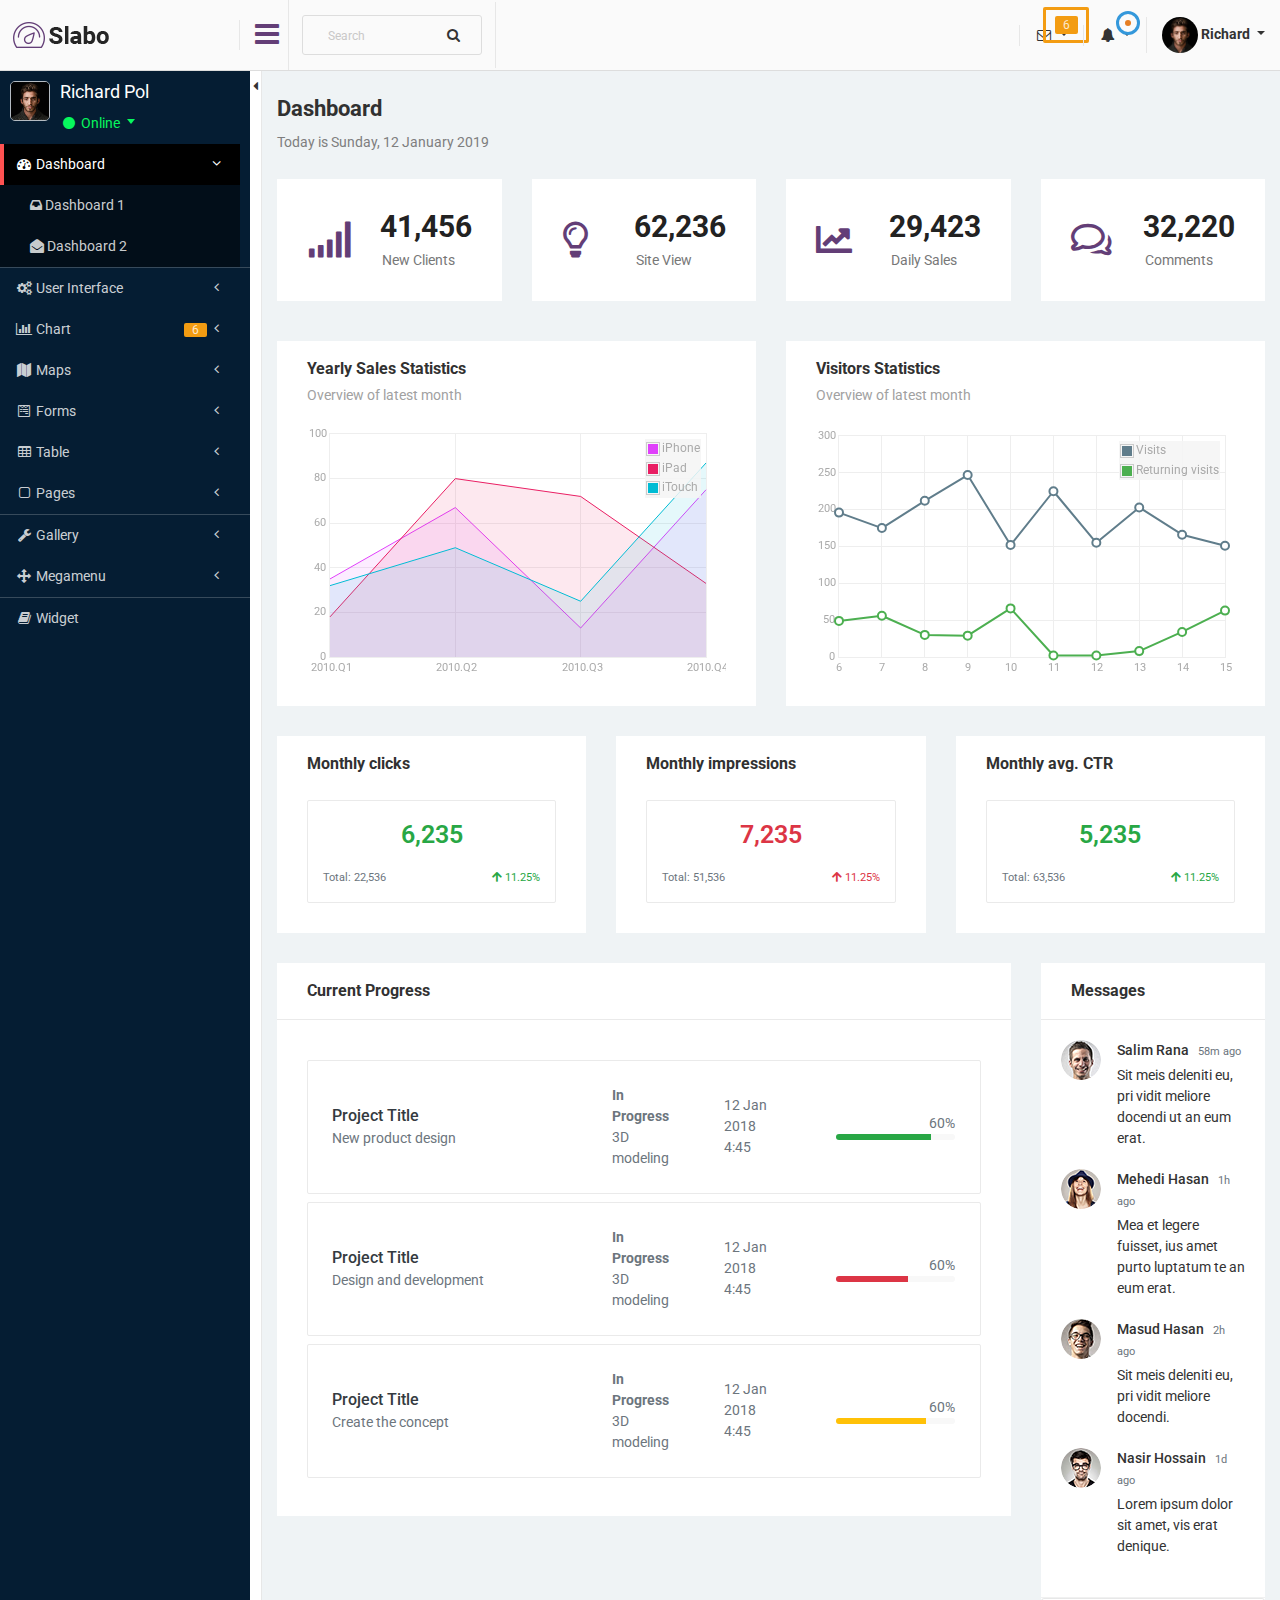
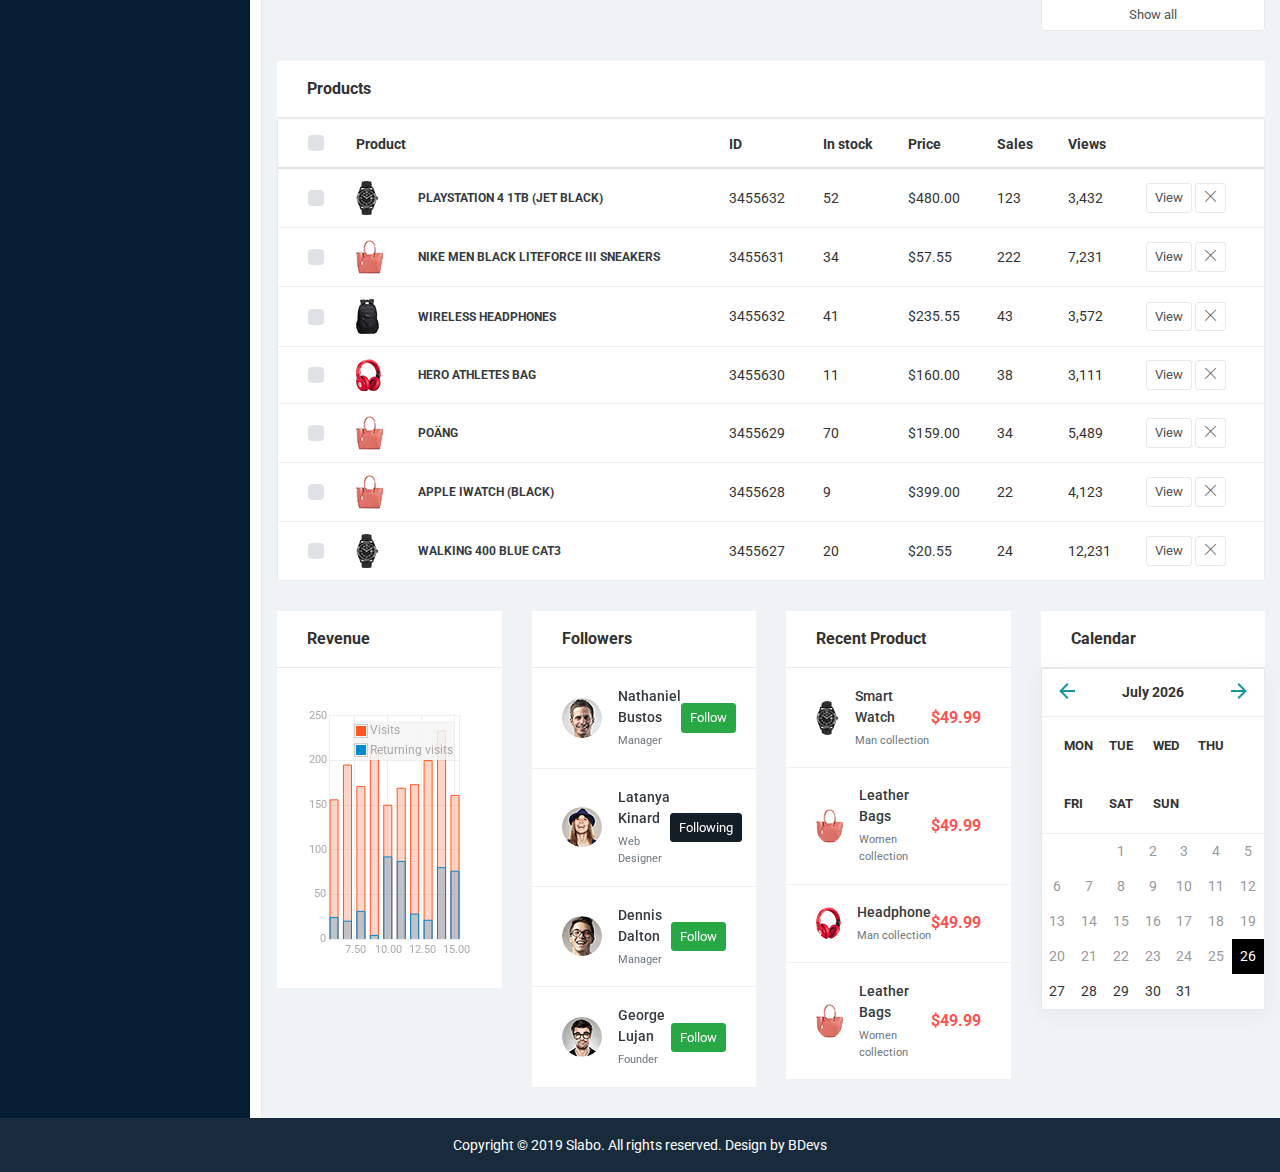
<file: index.html>
<!doctype html>
<html class="no-js" lang="en">
    <head>
        <meta charset="utf-8">
        <meta http-equiv="x-ua-compatible" content="ie=edge">
        <title>Slabo - Bootstrap Admin Dashboard Template</title>
        <meta name="description" content="">
        <meta name="viewport" content="width=device-width, initial-scale=1">

        <link rel="manifest" href="site.webmanifest">
		<link rel="shortcut icon" type="image/x-icon" href="img/favicon.png">
        <!-- Place favicon.png in the root directory -->

		<!-- CSS here -->
        <link rel="stylesheet" href="css/bootstrap.min.css">
        <link rel="stylesheet" href="css/owl.carousel.min.css">
        <link rel="stylesheet" href="css/animate.min.css">
        <link rel="stylesheet" href="css/magnific-popup.css">
        <link rel="stylesheet" href="css/fontawesome-all.min.css">
        <link rel="stylesheet" href="css/et-line-fonts.css">
        <link rel="stylesheet" href="css/themify-icons.css">
        <link rel="stylesheet" href="css/meanmenu.css">
        <link rel="stylesheet" href="css/ionicons.min.css">
        <link rel="stylesheet" href="css/vanillaCalendar.css">
        <link rel="stylesheet" href="css/chart.css">
        <link rel="stylesheet" href="css/default.css">
        <!-- sidebar menu -->
        <link rel="stylesheet" href="css/vendor.css">
        <link rel="stylesheet" href="css/sidebar-menu.css">
        <!-- sidebar menu end -->
        <link rel="stylesheet" href="css/style.css">
        <link rel="stylesheet" href="css/responsive.css">
    </head>
    <body>
        <!--[if lte IE 9]>
            <p class="browserupgrade">You are using an <strong>outdated</strong> browser. Please <a href="https://browsehappy.com/">upgrade your browser</a> to improve your experience and security.</p>
        <![endif]-->

        <!-- Add your site or application content here -->




    <!-- begin .app -->
    <div class="app body-bg">
        <!-- begin .app-wrap -->
        <div class="app-wrap">
            <!-- begin .app-heading -->
            <header class="app-heading">
                <div class="canvas is-fixed is-top bg-white p-v-15 shadow-4dp" id="top-search">

                    <div class="container-fluid">
                        <form class="topheadersearch">
                            <div class="input-group input-group-lg icon-before-input">
                                <input type="text" name="s" class="form-control input-lg b-0" placeholder="Search for...">
                                <div class="icon z-3">
                                    <i class="fa fa-fw fa-lg fa-search"></i>
                                </div>
                                <span class="input-group-btn">
                                    <button data-target="#top-search" data-toggle="canvas" class="btn btn-danger btn-line b-0">
                                        <i class="fa fa-fw fa-lg fa-times"></i>
                                    </button>
                                </span>
                            </div>
                            <!-- /input-group -->
                        </form>
                    </div>

                </div>

                <!-- begin .navbar -->
                <nav class="navbar navbar-default navbar-static-top shadow-2dp">
                    <!-- begin .navbar-header -->
                    <div class="navbar-header">
                        <!-- begin .navbar-header-left with image -->
                        <div class="navbar-header-left b-r">
                            <!--begin logo-->
                            <a class="logo mt-0" href="index.html">
                                <span class="logo-xs hidden-md">
                                    <img src="img/logo/logo-black.png" alt="logo-sm">
                                </span>
                                <span class="logo-lg visible-md">
                                    <img src="img/logo/logo-black.png" alt="logo">
                                </span>
                            </a>
                            <!--end logo-->
                        </div>
                        <!-- end .navbar-header-left with image -->
                        <nav class="nav navbar-header-nav">

                            <a class="hidden-md b-r" href="#" data-side=collapse>
                                <i class="fa fa-fw fa-bars"></i>
                            </a>

                            <a class="visible-md b-r" href="#" data-side=mini>
                                <i class="fa fa-fw fa-bars"></i>
                            </a>

                            <form class="navbar-form visible-md b-r">
                                <div class="icon-after-input">
                                    <input type="text" name="s" class="form-control" placeholder="Search">
                                    <div class="icon">
                                        <a href="#">
                                            <i class="fa fa-fw fa-search"></i>
                                        </a>
                                    </div>
                                </div>
                            </form>

                        </nav>

                        <ul class="nav navbar-header-nav m-l-a">
                            <li class="hidden-md b-l">
                                <a href="#top-search" data-toggle="canvas">
                                    <i class="fa fa-fw fa-search"></i>
                                </a>
                            </li>
                            <li class="dropdown b-l">
                                <a class="dropdown-toggle" href="#" data-toggle="dropdown" role="button" aria-haspopup="true" aria-expanded="false">
                                    <span class="b-wisteria fa fa-fw fa-envelope-o u-posRelative"></span>
                                    <span class="label label-notify b-orange">
                                        6
                                        <span class="waves"></span>
                                    </span>
                                </a>
                                <ul class="dropdown-menu animated fadeInDown w-sm pull-right">
                                    <li class="b-b">
                                        <div class="media">
                                            <div class="media-left">
                                                <a class="profile-pic" href="#">
                                                    <img class="media-object" src="img/logo/img1.jpg" alt="img">
                                                </a>
                                            </div>
                                            <div class="media-body">
                                                <h5 class="media-heading">
                                                    <small class="pull-right">2 hours ago</small>
                                                    <b>Salim Rana</b>
                                                </h5>
                                                started following
                                                <strong>John Hughes</strong>
                                                <p class="text-muted">2 hours ago at 7:12 pm - 12th March, 2018</p>
                                            </div>
                                        </div>
                                    </li>
                                    <li class="b-b">
                                        <div class="media">
                                            <div class="media-left">
                                                <a class="profile-pic" href="#">
                                                    <img class="media-object" src="img/logo/img2.jpg" alt="img">
                                                </a>
                                            </div>
                                            <div class="media-body">
                                                <h5 class="media-heading">
                                                    <small class="pull-right">2 hours ago</small>
                                                    <b>Mehedi Hasan</b>
                                                </h5>
                                                started following
                                                <strong>John Hughes</strong>
                                                <p class="text-muted">2 hours ago at 7:12 pm - 12th March, 2018</p>
                                            </div>
                                        </div>
                                    </li>
                                    <li>
                                        <a class="text-center u-block btn-2-all" href="#">
                                            <i class="fa fa-envelope"></i> Read All Messages
                                        </a>
                                    </li>
                                </ul>
                            </li>
                            <li class="dropdown b-l">
                                <a class="dropdown-toggle" href="#" data-toggle="dropdown" role="button" aria-haspopup="true" aria-expanded="false">
                                    <i class="fa fa-fw fa-bell"></i>
                                    <span class="point bg-carrot b-peter-river">
                                        <span class="waves"></span>
                                    </span>
                                </a>
                                <ul class="dropdown-menu pull-right w-sm animated fadeInUp message-note">
                                    <li class="p-tb-5">
                                        <a href="#">
                                            <div class="clearfix">
                                                <span class="pull-right text-muted small">4 minutes ago</span>
                                                <i class="fa fa-envelope fa-fw"></i>
                                                <span>6 Messages</span>
                                            </div>
                                        </a>
                                    </li>
                                    <li class="p-tb-5">
                                        <a href="#">
                                            <div class="clearfix">
                                                <span class="pull-right text-muted small">3 minutes ago</span>
                                                <i class="fa fa-twitter fa-fw"></i>
                                                <span>4 Follower</span>
                                            </div>
                                        </a>
                                    </li>
                                    <li role="separator" class="divider"></li>
                                    <li class="p-tb-5 text-center">
                                        <a class="text-btn-note" href="#">
                                            <i class="fa fa-fw fa-bell"></i> See all Notification</a>
                                    </li>
                                </ul>
                            </li>

                            <li class="dropdown b-l">
                                <a class="dropdown-toggle profile-pic" href="#" data-toggle="dropdown" role="button" aria-haspopup="true" aria-expanded="false">
                                    <img class="img-circle" src="img/logo/m1.jpg" alt="Jone Doe">
                                    <b class="visible-md hidden-sm logged-user-display-name">Richard</b>
                                </a>
                                <ul class="dropdown-menu animated flipInY pull-right admin-user">
                                    <li>
                                        <a href="#">Profile</a>
                                    </li>
                                    <li>
                                        <a href="#">Contacts</a>
                                    </li>
                                    <li>
                                        <a href="#">Mail Box</a>
                                    </li>
                                    <li role="separator" class="divider"></li>
                                    <li>
                                        <a href="#">
                                            <i class="fa fa-fw fa-sign-out"></i> Logout</a>
                                    </li>
                                </ul>
                            </li>
                        </ul>
                    </div>
                    <!-- end .navbar-header -->
                </nav>
                <!-- end .navbar -->
            </header>
            <!-- end  .app-heading -->

            <!-- begin .app-container -->
            <div class="app-container">

                <!-- begin .app-side -->
                <aside class="app-side">
                    <!-- begin .side-content -->
                    <div class="side-content">
                        <!-- begin user-panel -->
                        <div class="user-panel">
                            <div class="user-image">
                                <a href="#">
                                    <img class="img-circle" src="img/logo/m1.jpg" alt="John Doe">
                                </a>
                            </div>
                            <div class="user-info">
                                <h5>Richard Pol</h5>
                                <ul class="nav">
                                    <li class="dropdown">
                                        <a href="#" class="text-turquoise small dropdown-toggle bg-transparent" data-toggle="dropdown">
                                            <i class="fa fa-fw fa-circle"></i> Online
                                        </a>
                                        <ul class="dropdown-menu animated flipInY pull-right sidebar-admin-user">
                                            <li>
                                                <a href="#">Profile</a>
                                            </li>
                                            <li>
                                                <a href="#">Contacts</a>
                                            </li>
                                            <li>
                                                <a href="#">Mail Box</a>
                                            </li>
                                            <li role="separator" class="divider"></li>
                                            <li>
                                                <a href="#">
                                                    <i class="fa fa-fw fa-sign-out"></i> Logout</a>
                                            </li>
                                        </ul>
                                    </li>
                                </ul>
                            </div>
                        </div>
                        <!-- end user-panel -->
                        <!-- begin .side-nav -->
                        <nav class="side-nav">
                            <!-- begin nav-content -->
                            <ul class="metismenu nav nav-inverse nav-bordered" data-plugin="metismenu">

                                <li class="active">
                                    <a href="javascript:void(0);">
                                        <span class="nav-icon">
                                            <i class="fa fa-fw fa-tachometer"></i>
                                        </span>
                                        <span class="nav-title">Dashboard</span>
                                        <span class="nav-tools">
                                            <i class="fa fa-fw arrow"></i>
                                        </span>
                                    </a>
                                    <ul class="nav nav-sub">
                                        <li>
                                            <a href="index.html">
                                                <i class="fa fa-inbox"></i> Dashboard 1
                                            </a>
                                        </li>
                                        <li>
                                            <a href="index-2.html">
                                                <i class="fa fa-envelope-open"></i> Dashboard 2</a>
                                        </li>
                                    </ul>
                                </li>
                                <li class="nav-divider"></li>

                                <!-- begin ui -->
                                <li>
                                    <a href="javascript:void(0);">
                                        <span class="nav-icon">
                                            <i class="fa fa-fw fa-cogs"></i>
                                        </span>
                                        <span class="nav-title">User Interface</span>
                                        <span class="nav-tools">
                                            <i class="fa fa-fw arrow"></i>
                                        </span>
                                    </a>
                                    <ul class="nav nav-sub">
                                        <li>
                                            <a href="accordion.html">
                                                Accordion</a>
                                        </li>
                                        <li>
                                            <a href="alerts.html">
                                                 Alerts</a>
                                        </li>
                                        <li>
                                            <a href="badges.html">
                                                 Badges</a>
                                        </li>
                                        <li>
                                            <a href="breadcrumbs.html">
                                                 Breadcrumbs</a>
                                        </li>
                                        <li>
                                            <a href="dropdowns.html">
                                                Dropdowns</a>
                                        </li>
                                        <li>
                                            <a href="form.html">
                                                Form</a>
                                        </li>
                                        <li>
                                            <a href="progressbar.html">
                                                 Progress bar</a>
                                        </li>
                                        <li>
                                            <a href="tab.html">
                                                Tab</a>
                                        </li>
                                        <li>
                                            <a href="carousel.html">Carousel</a>
                                        </li>
                                        <li>
                                            <a href="clipboard.html">Clipboard</a>
                                        </li>
                                        <li>
                                            <a href="data-table.html">Data table</a>
                                        </li>
                                        <li>
                                            <a href="dragula.html">Dragula</a>
                                        </li>
                                        <li>
                                            <a href="lightbox.html">Lightbox</a>
                                        </li>
                                        <li>
                                            <a href="modal.html">Modal</a>
                                        </li>
                                        <li>
                                            <a href="edit.html">Edittors</a>
                                        </li>
                                        <li>
                                            <a href="tables.html">Tables</a>
                                        </li>
                                    </ul>
                                </li>
                                <!-- end ui -->

                                <!-- begin chart -->
                                <li>
                                    <a href="javascript:void(0);">
                                        <span class="nav-icon">
                                            <i class="fa fa-fw fa-bar-chart-o"></i>
                                        </span>
                                        <span class="nav-title">Chart</span>
                                        <span class="nav-tools">
                                            <i class="fa fa-fw arrow"></i>
                                            <span class="label label-notify">6</span>
                                        </span>
                                    </a>
                                    <ul class="nav nav-sub">
                                        <li>
                                            <a href="chartjs.html">Chartjs</a>
                                        </li>
                                        <li>
                                            <a href="charts_c3.html">Charts c3</a>
                                        </li>
                                        <li>
                                            <a href="charts_chartist.html">Chartist</a>
                                        </li>
                                        <li>
                                            <a href="charts_gmaps.html">Gmaps</a>
                                        </li>
                                        <li>
                                            <a href="charts_sparkline.html">Sparkline</a>
                                        </li>
                                        <li>
                                            <a href="chart_flotjs.html">Flotjs</a>
                                        </li>
                                    </ul>
                                </li>
                                <!-- end chart -->

                                <!-- begin maps -->
                                <li>
                                    <a href="javascript:void(0);">
                                        <span class="nav-icon">
                                            <i class="fa fa-fw fa-map"></i>
                                        </span>
                                        <span class="nav-title">Maps</span>
                                        <span class="nav-tools">
                                            <i class="fa fa-fw arrow"></i>
                                        </span>
                                    </a>
                                    <ul class="nav nav-sub">
                                        <li>
                                            <a href="charts_gmaps.html">
                                                Google Maps</a>
                                        </li>
                                    </ul>
                                </li>
                                <!-- end maps -->

                                <!-- begin forms -->
                                <li>
                                    <a href="javascript:void(0);">
                                        <span class="nav-icon">
                                            <i class="fa fa-fw fa-wpforms"></i>
                                        </span>
                                        <span class="nav-title">Forms</span>
                                        <span class="nav-tools">
                                            <i class="fa fa-fw arrow"></i>
                                        </span>
                                    </a>
                                    <ul class="nav nav-sub">
                                        <li>
                                            <a href="edit.html">Editors</a>
                                        </li>
                                        <li>
                                            <a href="form.html">Form</a>
                                        </li>
                                        <li>
                                            <a href="form-advanced.html">Form Advanced</a>
                                        </li>
                                        <li>
                                            <a href="form-example.html">Form Example</a>
                                        </li>
                                        <li>
                                            <a href="login.html">Login</a>
                                        </li>
                                        <li>
                                            <a href="login-2.html">Login 2</a>
                                        </li>
                                        <li>
                                            <a href="register.html">Register</a>
                                        </li>
                                        <li>
                                            <a href="register-2.html">Register 2</a>
                                        </li>
                                        <li>
                                            <a href="lock.html">Lock Page</a>
                                        </li>
                                    </ul>
                                </li>
                                <!-- end forms -->

                                <!-- begin table -->
                                <li>
                                    <a href="javascript:void(0);">
                                        <span class="nav-icon">
                                            <i class="fa fa-fw fa-table"></i>
                                        </span>
                                        <span class="nav-title">Table</span>
                                        <span class="nav-tools">
                                            <i class="fa fa-fw arrow"></i>
                                        </span>
                                    </a>
                                    <ul class="nav nav-sub">
                                        <li>
                                            <a href="tables.html">Basic Tables</a>
                                        </li>
                                        <li>
                                            <a href="data-table.html">Data table</a>
                                        </li>
                                    </ul>
                                </li>
                                <!-- end table -->

                                <!-- begin pages -->
                                <li>
                                    <a href="javascript:void(0);">
                                        <span class="nav-icon">
                                            <i class="fa fa-fw fa-square-o"></i>
                                        </span>
                                        <span class="nav-title">Pages</span>
                                        <span class="nav-tools">
                                            <i class="fa fa-fw arrow"></i>
                                        </span>
                                    </a>
                                    <ul class="nav nav-sub">
                                        <li>
                                            <a href="login.html">Login</a>
                                        </li>
                                        <li>
                                            <a href="login-2.html">Login 2</a>
                                        </li>
                                        <li>
                                            <a href="register.html">Register</a>
                                        </li>
                                        <li>
                                            <a href="register-2.html">Register 2</a>
                                        </li>
                                        <li>
                                            <a href="lock.html">Lock Page</a>
                                        </li>
                                        <li>
                                            <a href="invoice.html">Invoice Page</a>
                                        </li>
                                        <li>
                                            <a href="404.html">404 Page</a>
                                        </li>
                                    </ul>
                                </li>
                                <!-- end pages -->

                                <li class="nav-divider"></li>

                                <!-- begin utility -->
                                <li>
                                    <a href="javascript:void(0);">
                                        <span class="nav-icon">
                                            <i class="fa fa-fw fa-wrench"></i>
                                        </span>
                                        <span class="nav-title">Gallery</span>
                                        <span class="nav-tools">
                                            <i class="fa fa-fw arrow"></i>
                                        </span>
                                    </a>
                                    <ul class="nav nav-sub">
                                        <li>
                                            <a href="carousel.html">Gallery Slider</a>
                                        </li>
                                        <li>
                                            <a href="lightbox.html">Gallery Lightbox</a>
                                        </li>
                                    </ul>
                                </li>
                                <!-- end utility -->

                                <li>
                                    <a href="javascript:void(0);">
                                        <span class="nav-icon">
                                            <i class="fa fa-fw fa-arrows"></i>
                                        </span>
                                        <span class="nav-title">Megamenu</span>
                                        <span class="nav-tools">
                                            <i class="fa fa-fw arrow"></i>
                                        </span>
                                    </a>
                                    <ul class="nav nav-sub">
                                        <li>
                                            <a href="javascript:void(0);">
                                                <span class="nav-title">
                                                    <i class="fa fa-thermometer-half"></i> Level 1</span>
                                            </a>
                                        </li>
                                        <li>
                                            <a href="javascript:void(0);">
                                                <span class="nav-title">
                                                    <i class="fa fa-thermometer-half"></i> Level 1</span>
                                                <span class="nav-tools">
                                                    <i class="fa fa-fw arrow"></i>
                                                </span>
                                            </a>
                                            <ul class="nav nav-sub">
                                                <li>
                                                    <a href="javascript:void(0);">
                                                        <span class="nav-title">
                                                            <i class="fa fa-angellist"></i> Level 2</span>
                                                    </a>
                                                </li>
                                                <li>
                                                    <a href="javascript:void(0);">
                                                        <span class="nav-title">
                                                            <i class="fa fa-angellist"></i> Level 2</span>
                                                        <span class="nav-tools">
                                                            <i class="fa fa-fw arrow"></i>
                                                        </span>
                                                    </a>
                                                    <ul class="nav nav-sub">
                                                        <li>
                                                            <a href="javascript:void(0);">
                                                                <span class="nav-title">
                                                                    <i class="fa fa-anchor"></i> Level 3</span>
                                                            </a>
                                                        </li>
                                                        <li>
                                                            <a href="javascript:void(0);">
                                                                <span class="nav-title">
                                                                    <i class="fa fa-anchor"></i> Level 3</span>
                                                            </a>
                                                        </li>
                                                    </ul>
                                                </li>
                                            </ul>
                                        </li>
                                        <li>
                                            <a href="javascript:void(0);">
                                                <span class="nav-title">
                                                    <i class="fa fa-thermometer-half"></i> Level 1</span>
                                            </a>
                                        </li>
                                    </ul>
                                </li>

                                <li class="nav-divider"></li>

                                <li>
                                    <a href="widgets.html">
                                        <span class="nav-icon">
                                            <i class="fa fa-fw fa-book"></i>
                                        </span>
                                        <span class="nav-title">Widget</span>
                                    </a>
                                </li>
                            </ul>
                            <!-- end nav-content -->
                        </nav>
                        <!-- end .side-nav -->
                    </div>
                    <!-- end .side-content -->
                </aside>
                <!-- end .app-side -->

                <!-- begin side-collapse-visible bar -->
                <div class="side-visible-line visible-md" data-side="collapse">
                    <i class="fa fa-caret-left"></i>
                </div>
                <!-- end side-collapse-visible bar -->

                <!-- begin .app-main -->
                <div class="app-main">
                    <div class="layout-container">
                        <div class="dash-intro pt-25">
                            <div class="container-fluid">
                                <h4 class="font-weight-bold">
                                    Dashboard
                                </h4>
                                <p class="m-0">Today is Sunday, 12 January 2019</p>
                            </div>
                        </div>
                        <!-- fact-area start -->
                        <div class="fact-area start pt-25 pb-10">
                            <div class="container-fluid">
                                <div class="row counter-box ">
                                    <div class="col-xl-3 col-lg-6 col-md-6">
                                        <div class="single-counter d-flex justify-content-between flex-wrap align-items-center mb-30">
                                            <i class="fas fa-signal"></i>
                                            <div class="c-number">
                                                <h3 class="counter">41,456</h3>
                                                <span>New Clients</span>
                                            </div>
                                        </div>
                                    </div>
                                    <div class="col-xl-3 col-lg-6 col-md-6">
                                        <div class="single-counter  d-flex justify-content-between flex-wrap align-items-center mb-30">
                                            <i class="far fa-lightbulb"></i>
                                            <div class="c-number">
                                                <h3 class="counter">62,236</h3>
                                                <span>Site View</span>
                                            </div>
                                        </div>
                                    </div>
                                    <div class="col-xl-3 col-lg-6 col-md-6">
                                        <div class="single-counter  d-flex justify-content-between flex-wrap align-items-center mb-30">
                                            <i class="fas fa-chart-line"></i>
                                            <div class="c-number">
                                                <h3 class="counter">29,423</h3>
                                                <span>Daily Sales</span>
                                            </div>
                                        </div>
                                    </div>
                                    <div class="col-xl-3 col-lg-6 col-md-6">
                                        <div class="single-counter d-flex justify-content-between flex-wrap align-items-center mb-30">
                                            <i class="far fa-comments"></i>
                                            <div class="c-number">
                                                <h3 class="counter">32,220</h3>
                                                <span>Comments</span>
                                            </div>
                                        </div>
                                    </div>
                                </div>
                            </div>
                        </div>
                        <!-- fact-area end -->
                        <!-- dashboard-area start -->
                        <div class="dashboard-area">
                            <div class="container-fluid">
                                <div class="row">
                                    <div class="col-lg-6">
                                        <div class="pannel-wrapper white-bg mb-30">
                                            <div class="panel-heading ">
                                                <h4 class="mb-2">Yearly Sales Statistics</h4>
                                                <span>Overview of latest month</span>
                                            </div>
                                            <div class="panel-body pt-0">
                                                <div class="chart-js-warpper">
                                                    <div class="flot-js-warpper">
                                                        <div id="flot-categories" style="height: 250px"></div>
                                                    </div>
                                                </div>
                                            </div>
                                        </div>
                                    </div>
                                    <div class="col-lg-6">
                                        <div class="pannel-wrapper white-bg mb-30">
                                            <div class="panel-heading ">
                                                <h4 class="mb-2">Visitors Statistics</h4>
                                                <span>Overview of latest month</span>
                                            </div>
                                            <div class="panel-body pt-0">
                                                <div class="chart-js-warpper">
                                                    <div class="flot-js-warpper">
                                                        <div id="flot-graph" style="height: 250px"></div>
                                                    </div>
                                                </div>
                                            </div>
                                        </div>
                                    </div>
                                    <div class="col-12">
                                        <div class="row">
                                            <div class="col-md-12 col-lg-4">
                                                <div class="pannel-wrapper white-bg mb-30">
                                                    <div class="panel-heading ">
                                                        <h4 class="mb-2">Monthly clicks</h4>
                                                    </div>
                                                    <div class="panel-body pt-0">
                                                        <div class="card monthly-point mb-0">
                                                            <div class="card-body text-center text-success text-xlarge py-3 pt-0">6,235</div>
                                                            <div class="card-footer border-0 small pt-0">
                                                                <div class="float-right text-success">
                                                                    <i class="fas fa-arrow-up"></i> 11.25%
                                                                </div>
                                                                <span class="text-muted">Total: 22,536</span>
                                                            </div>
                                                        </div>
                                                    </div>
                                                </div>
                                            </div>
                                            <div class="col-md-12 col-lg-4">
                                                <div class="pannel-wrapper white-bg mb-30">
                                                    <div class="panel-heading ">
                                                        <h4 class="mb-2">Monthly impressions</h4>
                                                    </div>
                                                    <div class="panel-body pt-0">
                                                        <div class="card monthly-point mb-0">
                                                            <div class="card-body text-center text-danger text-xlarge py-3 pt-0">7,235</div>
                                                            <div class="card-footer border-0 small pt-0">
                                                                <div class="float-right text-danger">
                                                                    <i class="fas fa-arrow-up"></i> 11.25%
                                                                </div>
                                                                <span class="text-muted">Total: 51,536</span>
                                                            </div>
                                                        </div>
                                                    </div>
                                                </div>
                                            </div>
                                            <div class="col-md-12 col-lg-4">
                                                <div class="pannel-wrapper white-bg mb-30">
                                                    <div class="panel-heading ">
                                                        <h4 class="mb-2">Monthly avg. CTR</h4>
                                                    </div>
                                                    <div class="panel-body pt-0">
                                                        <div class="card monthly-point mb-0">
                                                            <div class="card-body text-center text-success text-xlarge py-3 pt-0">5,235</div>
                                                            <div class="card-footer border-0 small pt-0">
                                                                <div class="float-right text-success">
                                                                    <i class="fas fa-arrow-up"></i> 11.25%
                                                                </div>
                                                                <span class="text-muted">Total: 63,536</span>
                                                            </div>
                                                        </div>
                                                    </div>
                                                </div>
                                            </div>
                                        </div>
                                    </div>
                                    <div class="col-xl-9 col-lg-12 ">
                                        <div class="pannel-wrapper white-bg mb-30">
                                            <div class="panel-heading heading-border">
                                                <h4 class="m-0">Current Progress</h4>
                                            </div>
                                            <div class="panel-body mt-40 pt-0">
                                                <div class="card pb-4 mb-2">
                                                    <div class="row no-gutters align-items-center">
                                                        <div class="col-12 col-lg-5 col-md-12 px-4 pt-4">
                                                            <a href="javascript:void(0)" class="text-dark prg-title font-weight-semibold">Project Title</a>
                                                            <span class="text-muted">New product design</span>
                                                        </div>
                                                        <div class="col-12 col-lg-2 col-md-12 text-muted small px-4 pt-4">
                                                            <span class="in-prg"><strong>In Progress</strong> <br> 3D modeling</span>
                                                        </div>
                                                        <div class="col-12 col-lg-2 col-md-12 text-muted px-4 pt-4">
                                                            <span class="prg-date">12 Jan 2018 <br> 4:45</span>
                                                        </div>
                                                        <div class="col-12 col-lg-3 col-md-12 px-4 pt-4">
                                                            <div class="text-right text-muted">60%</div>
                                                            <div class="progress" style="height: 6px;">
                                                                <div class="progress-bar bg-success" style="width: 80%;"></div>
                                                            </div>
                                                        </div>
                                                    </div>
                                                </div>
                                                <div class="card pb-4 mb-2">
                                                    <div class="row no-gutters align-items-center">
                                                        <div class="col-12 col-md-5 px-4 pt-4">
                                                            <a href="javascript:void(0)" class="text-dark prg-title font-weight-semibold">Project Title</a>
                                                            <span class="text-muted">Design and development</span>
                                                        </div>
                                                        <div class="col-12 col-lg-2 text-muted small px-4 pt-4">
                                                            <span class="in-prg"><strong>In Progress</strong> <br> 3D modeling</span>
                                                        </div>
                                                        <div class="col-12 col-lg-2 text-muted px-4 pt-4">
                                                            <span class="prg-date">12 Jan 2018 <br> 4:45</span>
                                                        </div>
                                                        <div class="col-12 col-lg-3 px-4 pt-4">
                                                            <div class="text-right text-muted">60%</div>
                                                            <div class="progress" style="height: 6px;">
                                                                <div class="progress-bar bg-danger" style="width: 60%;"></div>
                                                            </div>
                                                        </div>
                                                    </div>
                                                </div>
                                                <div class="card pb-4 mb-2">
                                                    <div class="row no-gutters align-items-center">
                                                        <div class="col-12 col-lg-5 px-4 pt-4">
                                                            <a href="javascript:void(0)" class="text-dark prg-title font-weight-semibold">Project Title</a>
                                                            <span class="text-muted">Create the concept</span>
                                                        </div>
                                                        <div class="col-12 col-lg-2 text-muted small px-4 pt-4">
                                                            <span class="in-prg"><strong>In Progress</strong> <br> 3D modeling</span>
                                                        </div>
                                                        <div class="col-12 col-lg-2 text-muted px-4 pt-4">
                                                            <span class="prg-date">12 Jan 2018 <br> 4:45</span>
                                                        </div>
                                                        <div class="col-12 col-lg-3 px-4 pt-4">
                                                            <div class="text-right text-muted">60%</div>
                                                            <div class="progress" style="height: 6px;">
                                                                <div class="progress-bar  bg-warning" style="width: 75%;"></div>
                                                            </div>
                                                        </div>
                                                    </div>
                                                </div>
                                            </div>
                                        </div>
                                    </div>
                                    <div class="col-xl-3 col-lg-6 d-lg-none d-xl-block">
                                        <div class="pannel-wrapper white-bg mb-30">
                                            <div class="panel-heading heading-border">
                                                <h4 class="m-0">Messages</h4>
                                            </div>
                                            <div class="panel-body pl-0 pr-0 pt-0 pb-0">
                                                <div class="cards mb-4">
                                                    <div class="card-body">

                                                        <div class="media pb-1 mb-3">
                                                            <img src="img/chat/chat1.png" class="d-block ui-w-40 rounded-circle" alt>
                                                            <div class="media-body ml-3">
                                                                <div class="mb-1">
                                                                    <strong class="font-weight-semibold">Salim Rana</strong>
                                                                    &nbsp;
                                                                    <small class="text-muted">58m ago</small>
                                                                </div>
                                                                <a href="#" class="text-black">Sit meis deleniti eu, pri vidit meliore docendi ut an eum
                                                                    erat.</a>
                                                            </div>
                                                        </div>

                                                        <div class="media pb-1 mb-3">
                                                            <img src="img/chat/chat2.png" class="d-block ui-w-40 rounded-circle" alt>
                                                            <div class="media-body ml-3">
                                                                <div class="mb-1">
                                                                    <strong class="font-weight-semibold">Mehedi Hasan</strong>
                                                                    &nbsp;
                                                                    <small class="text-muted">1h ago</small>
                                                                </div>
                                                                <a href="#" class="text-black">Mea et legere fuisset, ius amet purto luptatum te an eum
                                                                    erat.</a>
                                                            </div>
                                                        </div>

                                                        <div class="media pb-1 mb-3">
                                                            <img src="img/chat/chat3.png" class="d-block ui-w-40 rounded-circle" alt>
                                                            <div class="media-body ml-3">
                                                                <div class="mb-1">
                                                                    <strong class="font-weight-semibold">Masud Hasan</strong>
                                                                    &nbsp;
                                                                    <small class="text-muted">2h ago</small>
                                                                </div>
                                                                <a href="#" class="text-black">Sit meis deleniti eu, pri vidit meliore docendi.</a>
                                                            </div>
                                                        </div>

                                                        <div class="media pb-1 mb-3">
                                                            <img src="img/chat/chat4.png" class="d-block ui-w-40 rounded-circle" alt>
                                                            <div class="media-body ml-3">
                                                                <div class="mb-1">
                                                                    <strong class="font-weight-semibold">Nasir Hossain</strong>
                                                                    &nbsp;
                                                                    <small class="text-muted">1d ago</small>
                                                                </div>
                                                                <a href="#" class="text-black">Lorem ipsum dolor sit amet, vis erat denique.</a>
                                                            </div>
                                                        </div>
                                                    </div>
                                                    <div class="card-footer">
                                                        <button type="button" class="btn btn-default btn-block md-btn-flat">Show all</button>
                                                    </div>
                                                </div>


                                            </div>
                                        </div>
                                    </div>
                                    <div class="col-lg-12 d-none d-lg-none d-xl-block">
                                        <div class="pannel-wrapper white-bg mb-30">
                                            <div class="panel-heading heading-border">
                                                <h4>Products</h4>
                                            </div>
                                            <div class="panel-body p-0">
                                                <div class="card">
                                                    <div class="table-responsive">
                                                        <table class="table card-table">
                                                            <thead>
                                                                <tr>
                                                                    <th style="width: 40px;">
                                                                        <label class="custom-control custom-checkbox m-0">
                                                                            <input class="custom-control-input" type="checkbox">
                                                                            <span class="custom-control-label"></span>
                                                                        </label>
                                                                    </th>
                                                                    <th colspan="2">Product</th>
                                                                    <th>ID</th>
                                                                    <th>In stock</th>
                                                                    <th>Price</th>
                                                                    <th>Sales</th>
                                                                    <th>Views</th>
                                                                    <th style="width: 130px;"></th>
                                                                </tr>
                                                            </thead>
                                                            <tbody>
                                                                <tr>
                                                                    <td class="align-middle">
                                                                        <label class="custom-control custom-checkbox m-0">
                                                                            <input class="custom-control-input" type="checkbox">
                                                                            <span class="custom-control-label"></span>
                                                                        </label>
                                                                    </td>
                                                                    <td class="align-middle" style="width: 62px;">
                                                                        <img src="img/product/pro1.png" alt>
                                                                    </td>
                                                                    <td class="align-middle">
                                                                        <a href="#" class="text-dark">PlayStation 4 1TB (Jet Black)</a>
                                                                    </td>
                                                                    <td class="align-middle">3455632</td>
                                                                    <td class="align-middle">52</td>
                                                                    <td class="align-middle">$480.00</td>
                                                                    <td class="align-middle">123</td>
                                                                    <td class="align-middle">3,432</td>
                                                                    <td class="align-middle">
                                                                        <button type="button" class="btn btn-sm btn-default md-btn-flat">View</button>
                                                                        <button type="button" class="btn icon-btn btn-sm btn-default md-btn-flat">
                                                                            <span class="ti-close"></span>
                                                                        </button>
                                                                    </td>
                                                                </tr>
                                                                <tr>
                                                                    <td class="align-middle">
                                                                        <label class="custom-control custom-checkbox m-0">
                                                                            <input class="custom-control-input" type="checkbox">
                                                                            <span class="custom-control-label"></span>
                                                                        </label>
                                                                    </td>
                                                                    <td class="align-middle">
                                                                        <img src="img/product/pro2.png" alt>
                                                                    </td>
                                                                    <td class="align-middle">
                                                                        <a href="#" class="text-dark">Nike Men Black Liteforce III Sneakers</a>
                                                                    </td>
                                                                    <td class="align-middle">3455631</td>
                                                                    <td class="align-middle">34</td>
                                                                    <td class="align-middle">$57.55</td>
                                                                    <td class="align-middle">222</td>
                                                                    <td class="align-middle">7,231</td>
                                                                    <td class="align-middle">
                                                                        <button type="button" class="btn btn-sm btn-default md-btn-flat">View</button>
                                                                        <button type="button" class="btn icon-btn btn-sm btn-default md-btn-flat">
                                                                            <span class="ti-close"></span>
                                                                        </button>
                                                                    </td>
                                                                </tr>
                                                                <tr>
                                                                    <td class="align-middle">
                                                                        <label class="custom-control custom-checkbox m-0">
                                                                            <input class="custom-control-input" type="checkbox">
                                                                            <span class="custom-control-label"></span>
                                                                        </label>
                                                                    </td>
                                                                    <td class="align-middle">
                                                                        <img src="img/product/pro3.png" alt>
                                                                    </td>
                                                                    <td class="align-middle">
                                                                        <a href="#" class="text-dark">Wireless headphones</a>
                                                                    </td>
                                                                    <td class="align-middle">3455632</td>
                                                                    <td class="align-middle">41</td>
                                                                    <td class="align-middle">$235.55</td>
                                                                    <td class="align-middle">43</td>
                                                                    <td class="align-middle">3,572</td>
                                                                    <td class="align-middle">
                                                                        <button type="button" class="btn btn-sm btn-default md-btn-flat">View</button>
                                                                        <button type="button" class="btn icon-btn btn-sm btn-default md-btn-flat">
                                                                            <span class="ti-close"></span>
                                                                        </button>
                                                                    </td>
                                                                </tr>
                                                                <tr>
                                                                    <td class="align-middle">
                                                                        <label class="custom-control custom-checkbox m-0">
                                                                            <input class="custom-control-input" type="checkbox">
                                                                            <span class="custom-control-label"></span>
                                                                        </label>
                                                                    </td>
                                                                    <td class="align-middle">
                                                                        <img src="img/product/pro4.png" alt>
                                                                    </td>
                                                                    <td class="align-middle">
                                                                        <a href="#" class="text-dark">HERO ATHLETES BAG</a>
                                                                    </td>
                                                                    <td class="align-middle">3455630</td>
                                                                    <td class="align-middle">11</td>
                                                                    <td class="align-middle">$160.00</td>
                                                                    <td class="align-middle">38</td>
                                                                    <td class="align-middle">3,111</td>
                                                                    <td class="align-middle">
                                                                        <button type="button" class="btn btn-sm btn-default md-btn-flat">View</button>
                                                                        <button type="button" class="btn icon-btn btn-sm btn-default md-btn-flat">
                                                                            <span class="ti-close"></span>
                                                                        </button>
                                                                    </td>
                                                                </tr>
                                                                <tr>
                                                                    <td class="align-middle">
                                                                        <label class="custom-control custom-checkbox m-0">
                                                                            <input class="custom-control-input" type="checkbox">
                                                                            <span class="custom-control-label"></span>
                                                                        </label>
                                                                    </td>
                                                                    <td class="align-middle">
                                                                        <img src="img/product/pro5.png" alt>
                                                                    </td>
                                                                    <td class="align-middle">
                                                                        <a href="#" class="text-dark">POÄNG</a>
                                                                    </td>
                                                                    <td class="align-middle">3455629</td>
                                                                    <td class="align-middle">70</td>
                                                                    <td class="align-middle">$159.00</td>
                                                                    <td class="align-middle">34</td>
                                                                    <td class="align-middle">5,489</td>
                                                                    <td class="align-middle">
                                                                        <button type="button" class="btn btn-sm btn-default md-btn-flat">View</button>
                                                                        <button type="button" class="btn icon-btn btn-sm btn-default md-btn-flat">
                                                                            <span class="ti-close"></span>
                                                                        </button>
                                                                    </td>
                                                                </tr>
                                                                <tr>
                                                                    <td class="align-middle">
                                                                        <label class="custom-control custom-checkbox m-0">
                                                                            <input class="custom-control-input" type="checkbox">
                                                                            <span class="custom-control-label"></span>
                                                                        </label>
                                                                    </td>
                                                                    <td class="align-middle">
                                                                        <img src="img/product/pro2.png" alt>
                                                                    </td>
                                                                    <td class="align-middle">
                                                                        <a href="#" class="text-dark">Apple iWatch (black)</a>
                                                                    </td>
                                                                    <td class="align-middle">3455628</td>
                                                                    <td class="align-middle">9</td>
                                                                    <td class="align-middle">$399.00</td>
                                                                    <td class="align-middle">22</td>
                                                                    <td class="align-middle">4,123</td>
                                                                    <td class="align-middle">
                                                                        <button type="button" class="btn btn-sm btn-default md-btn-flat">View</button>
                                                                        <button type="button" class="btn icon-btn btn-sm btn-default md-btn-flat">
                                                                            <span class="ti-close"></span>
                                                                        </button>
                                                                    </td>
                                                                </tr>
                                                                <tr>
                                                                    <td class="align-middle">
                                                                        <label class="custom-control custom-checkbox m-0">
                                                                            <input class="custom-control-input" type="checkbox">
                                                                            <span class="custom-control-label"></span>
                                                                        </label>
                                                                    </td>
                                                                    <td class="align-middle">
                                                                        <img src="img/product/pro1.png" alt>
                                                                    </td>
                                                                    <td class="align-middle">
                                                                        <a href="#" class="text-dark">WALKING 400 BLUE CAT3</a>
                                                                    </td>
                                                                    <td class="align-middle">3455627</td>
                                                                    <td class="align-middle">20</td>
                                                                    <td class="align-middle">$20.55</td>
                                                                    <td class="align-middle">24</td>
                                                                    <td class="align-middle">12,231</td>
                                                                    <td class="align-middle">
                                                                        <button type="button" class="btn btn-sm btn-default md-btn-flat">View</button>
                                                                        <button type="button" class="btn icon-btn btn-sm btn-default md-btn-flat">
                                                                            <span class="ti-close"></span>
                                                                        </button>
                                                                    </td>
                                                                </tr>
                                                            </tbody>
                                                        </table>
                                                    </div>
                                                </div>
                                            </div>
                                        </div>
                                    </div>
                                    <div class="col-xl-3 col-lg-6 ">
                                        <div class="pannel-wrapper white-bg mb-30">
                                            <div class="panel-heading heading-border">
                                                <h4 class="m-0">Revenue</h4>
                                            </div>
                                            <div class="panel-body mt-40 pt-0">
                                                <div class="chart-js-warpper">
                                                    <div class="flot-js-warpper">
                                                        <div id="flot-bars" style="height: 250px"></div>
                                                    </div>
                                                </div>
                                            </div>
                                        </div>
                                    </div>
                                    <div class="col-xl-3 col-lg-6">
                                        <div class="pannel-wrapper white-bg mb-30">
                                            <div class="panel-heading heading-border">
                                                <h4 class="m-0">Followers</h4>
                                            </div>
                                            <div class="panel-body border-pannel follow-2 pl-0 pr-0 pt-0 pb-0">
                                                <div class="media align-items-center">
                                                    <img src="img/follow/follow1.png" class="d-block ui-w-40 rounded-circle" alt>
                                                    <div class="media-body pl-3">
                                                        <a href="#" class="text-dark">Nathaniel Bustos</a>
                                                        <div class="text-muted small">Manager</div>
                                                    </div>
                                                    <button type="button" class="btn btn-success btn-sm d-block">Follow</button>
                                                </div>
                                                <div class="media align-items-center">
                                                    <img src="img/follow/follow2.png" class="d-block ui-w-40 rounded-circle" alt>
                                                    <div class="media-body pl-3">
                                                        <a href="#" class="text-dark">Latanya Kinard</a>
                                                        <div class="text-muted small">Web Designer</div>
                                                    </div>
                                                    <button type="button" class="btn btn-success btn-sm  d-block btn-inverse">Following</button>
                                                </div>
                                                <div class="media align-items-center">
                                                    <img src="img/follow/follow3.png" class="d-block ui-w-40 rounded-circle" alt>
                                                    <div class="media-body pl-3">
                                                        <a href="#" class="text-dark">Dennis Dalton</a>
                                                        <div class="text-muted small">Manager</div>
                                                    </div>
                                                    <button type="button" class="btn btn-success btn-sm d-block">Follow</button>
                                                </div>
                                                <div class="media align-items-center">
                                                    <img src="img/follow/follow4.png" class="d-block ui-w-40 rounded-circle" alt>
                                                    <div class="media-body pl-3">
                                                        <a href="#" class="text-dark">George Lujan</a>
                                                        <div class="text-muted small">Founder</div>
                                                    </div>
                                                    <button type="button" class="btn btn-success btn-sm d-block">Follow</button>
                                                </div>
                                            </div>
                                        </div>
                                    </div>
                                    <div class="col-xl-3 col-lg-6">
                                        <div class="pannel-wrapper white-bg mb-30">
                                            <div class="panel-heading heading-border">
                                                <h4 class="m-0">Recent Product</h4>
                                            </div>
                                            <div class="panel-body border-pannel product-2 pl-0 pr-0 pt-0 pb-0">
                                                <div class="media align-items-center">
                                                    <img src="img/product/pro1.png" class="d-block rounded-circle" alt>
                                                    <div class="media-body pl-3">
                                                        <a href="#" class="text-dark">Smart Watch</a>
                                                        <div class="text-muted small">Man collection</div>
                                                    </div>
                                                    <div class="pro-price">
                                                        <span>$49.99</span>
                                                    </div>
                                                </div>
                                                <div class="media align-items-center">
                                                    <img src="img/product/pro2.png" class="d-block  rounded-circle" alt>
                                                    <div class="media-body pl-3">
                                                        <a href="#" class="text-dark">Leather Bags</a>
                                                        <div class="text-muted small">Women collection</div>
                                                    </div>
                                                    <div class="pro-price">
                                                        <span>$49.99</span>
                                                    </div>
                                                </div>
                                                <div class="media align-items-center">
                                                    <img src="img/product/pro4.png" class="d-block rounded-circle" alt>
                                                    <div class="media-body pl-3">
                                                        <a href="#" class="text-dark">Headphone</a>
                                                        <div class="text-muted small">Man collection</div>
                                                    </div>
                                                    <div class="pro-price">
                                                        <span>$49.99</span>
                                                    </div>
                                                </div>
                                                <div class="media align-items-center">
                                                    <img src="img/product/pro2.png" class="d-block rounded-circle" alt>
                                                    <div class="media-body pl-3">
                                                        <a href="#" class="text-dark">Leather Bags</a>
                                                        <div class="text-muted small">Women collection</div>
                                                    </div>
                                                    <div class="pro-price">
                                                        <span>$49.99</span>
                                                    </div>
                                                </div>
                                            </div>
                                        </div>
                                    </div>
                                    <div class="col-xl-3 col-lg-6">
                                        <div class="pannel-wrapper white-bg mb-30">
                                            <div class="panel-heading heading-border">
                                                <h4 class="m-0">Calendar</h4>
                                            </div>
                                            <div class="panel-body border-pannel pl-0 pr-0 pt-0 pb-0">
                                                <div class="calendar-panel">
                                                    <div id="v-cal">
                                                        <div class="vcal-header">
                                                            <button class="vcal-btn" data-calendar-toggle="previous">
                                                                <svg height="24" version="1.1" viewbox="0 0 24 24" width="24" xmlns="http://www.w3.org/2000/svg">
                                                                    <path d="M20,11V13H8L13.5,18.5L12.08,19.92L4.16,12L12.08,4.08L13.5,5.5L8,11H20Z"></path>
                                                                </svg>
                                                            </button>

                                                            <div class="vcal-header__label" data-calendar-label="month">
                                                                March 2017
                                                            </div>


                                                            <button class="vcal-btn" data-calendar-toggle="next">
                                                                <svg height="24" version="1.1" viewbox="0 0 24 24" width="24" xmlns="http://www.w3.org/2000/svg">
                                                                    <path d="M4,11V13H16L10.5,18.5L11.92,19.92L19.84,12L11.92,4.08L10.5,5.5L16,11H4Z"></path>
                                                                </svg>
                                                            </button>
                                                        </div>
                                                        <div class="vcal-week">
                                                            <span>Mon</span>
                                                            <span>Tue</span>
                                                            <span>Wed</span>
                                                            <span>Thu</span>
                                                            <span>Fri</span>
                                                            <span>Sat</span>
                                                            <span>Sun</span>
                                                        </div>
                                                        <div class="vcal-body" data-calendar-area="month"></div>
                                                    </div>
                                                </div>
                                            </div>
                                        </div>
                                    </div>
                                </div>
                            </div>
                        </div>
                        <!-- dashboard-area end -->
                    </div>

                </div>
                <!-- end .app-main -->

            </div>
            <!-- end .app-container -->

            <!-- start footer -->
            <footer id="footer" class="footer app-footer ">
                <div class="container">
                    <div class="row">
                        <div class="footer-top col-sm-12">
                            <p class="text-center copyright pt-15 pb-15">
                                 Copyright © 2019 Slabo. All rights reserved. Design by BDevs
                            </p>
                        </div>
                        <!-- end footer-top  -->
                    </div>
                    <!-- end row -->
                </div>
                <!-- end container -->
            </footer>
            <!-- end footer -->

        </div>
        <!-- end .app-wrap -->
    </div>
    <!-- end .app -->





		<!-- JS here -->
        <script src="js/vendor/modernizr-3.5.0.min.js"></script>
        <script src="js/vendor/jquery-1.12.4.min.js"></script>
        <script src="js/popper.min.js"></script>
        <script src="js/bootstrap.min.js"></script>
        <script src="js/jquery.meanmenu.min.js"></script>
        <script src="js/Chart.bundle.js"></script>
        <script src="js/vanillaCalendar.js"></script>
        <script src="js/vendor.js"></script>
        <script src="js/chl.js"></script>
        <script src="js/plugins.js"></script>
        <script src="js/flot.js"></script>

        <!-- active code -->
        <script src="js/main.js"></script>
        <script src="js/vanillaCalendar-active.js"></script>
        <script src="js/chartjs.js"></script>
        <script src="js/flot-chart.js"></script>
    </body>
</html>
</file>
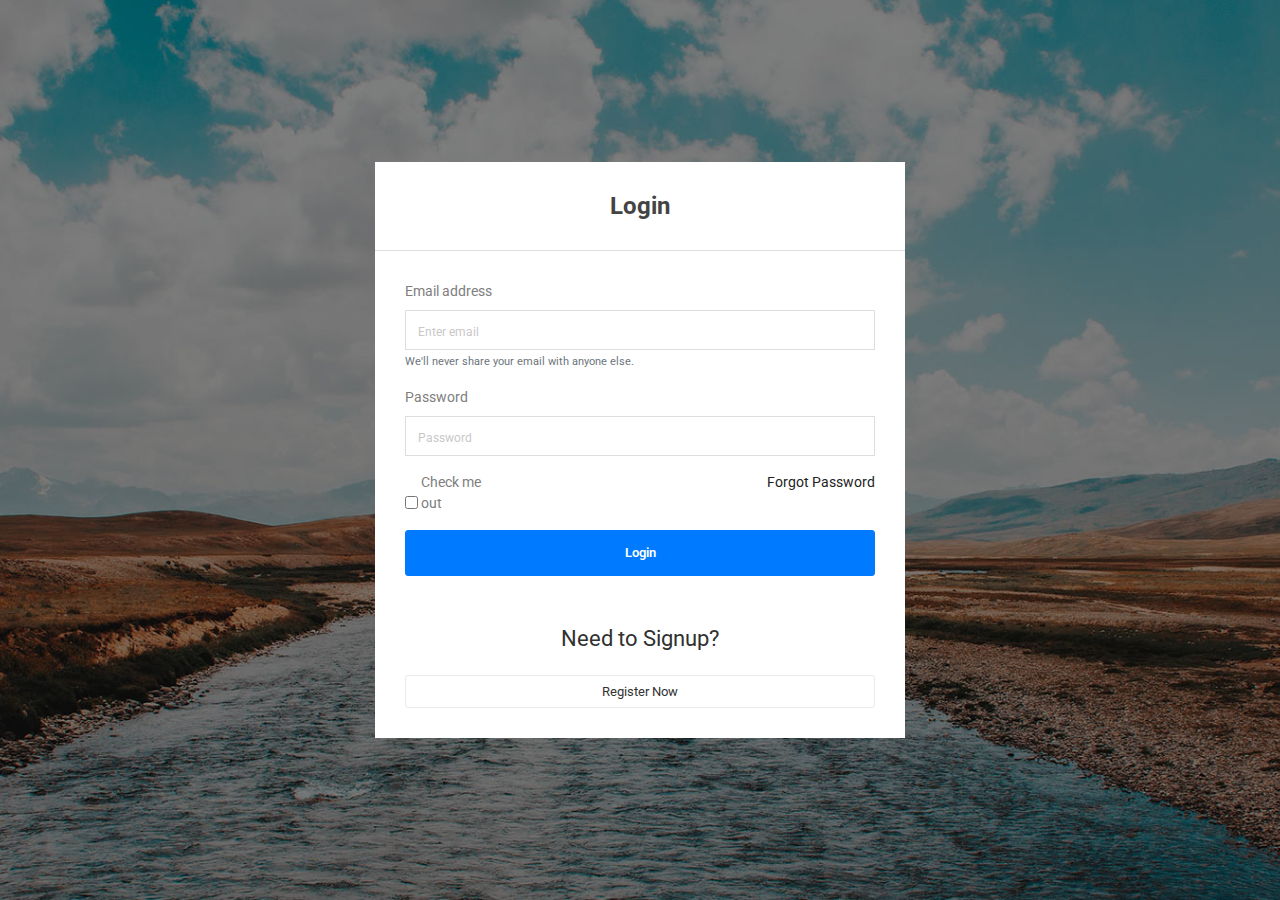
<file: login.html>
<!doctype html>
<html class="no-js" lang="">
    <head>
        <meta charset="utf-8">
        <meta http-equiv="x-ua-compatible" content="ie=edge">
        <title>Slabo - Bootstrap Admin Dashboard Template</title>
        <meta name="description" content="">
        <meta name="viewport" content="width=device-width, initial-scale=1">

        <link rel="manifest" href="site.webmanifest">
		<link rel="shortcut icon" type="image/x-icon" href="img/favicon.png">
        <!-- Place favicon.png in the root directory -->

		<!-- CSS here -->
        <link rel="stylesheet" href="css/bootstrap.min.css">
        <link rel="stylesheet" href="css/owl.carousel.min.css">
        <link rel="stylesheet" href="css/animate.min.css">
        <link rel="stylesheet" href="css/magnific-popup.css">
        <link rel="stylesheet" href="css/fontawesome-all.min.css">
        <link rel="stylesheet" href="css/et-line-fonts.css">
        <link rel="stylesheet" href="css/themify-icons.css">
        <link rel="stylesheet" href="css/meanmenu.css">
        <link rel="stylesheet" href="css/chart.css">
        <link rel="stylesheet" href="css/default.css">
        <link rel="stylesheet" href="css/style.css">
        <link rel="stylesheet" href="css/responsive.css">
    </head>
    <body>
        <!--[if lte IE 9]>
            <p class="browserupgrade">You are using an <strong>outdated</strong> browser. Please <a href="https://browsehappy.com/">upgrade your browser</a> to improve your experience and security.</p>
        <![endif]-->

        <!-- Add your site or application content here -->


        <!-- login-area start -->
        <div class="login-area  vh-100 login-min-height d-flex align-items-center" style="background-image: url(img/bg/login-bg.jpg)">
            <div class="container">
                <div class="row">
                    <div class="col-lg-6 offset-lg-3">
                        <div class="regiter-wrapper ">
                            <div class="register-title white-bg">
                                <h3>Login</h3>
                            </div>
                            <div class="register-form white-bg ml-30 mr-30">
                                <form>
                                    <div class="form-group">
                                        <label for="exampleInputEmail1">Email address</label>
                                        <input type="email" class="form-control" id="exampleInputEmail1" aria-describedby="emailHelp" placeholder="Enter email">
                                        <small id="emailHelp" class="form-text text-muted">We'll never share your email with anyone else.</small>
                                    </div>
                                    <div class="form-group">
                                        <label for="exampleInputPassword1">Password</label>
                                        <input type="password" class="form-control" id="exampleInputPassword1" placeholder="Password">
                                    </div>
                                    <div class="form-group d-flex justify-content-between">
                                        <div class="form-check">
                                            <input type="checkbox" class="form-check-input" id="exampleCheck1">
                                            <label class="form-check-label" for="exampleCheck1">Check me out</label>
                                        </div>
                                        <a href="#" class="text-small forgot-password text-black">Forgot Password</a>
                                    </div>
                                    <button type="submit" class="btn btn-primary submit-btn btn-block">Login</button>
                                </form>
                                <div class="need-account">
                                    <h4 class="pt-50 pb-15 text-center">Need to Signup?</h4>
                                    <a class="btn btn-block btn-secondary" href="register.html">Register Now</a>
                                </div>
                            </div>
                        </div>
                    </div>
                </div>
            </div>
        </div>
        <!-- login-area start -->








		<!-- JS here -->
        <script src="js/vendor/modernizr-3.5.0.min.js"></script>
        <script src="js/vendor/jquery-1.12.4.min.js"></script>
        <script src="js/popper.min.js"></script>
        <script src="js/bootstrap.min.js"></script>
        <script src="js/jquery.meanmenu.min.js"></script>
        <script src="js/plugins.js"></script>
        <script src="js/main.js"></script>
    </body>
</html>
</file>
<file: css/et-line-fonts.css>
@font-face {
	font-family: 'et-line';
	src:url('../fonts/et-line.eot');
	src:url('../fonts/et-line.eot?#iefix') format('embedded-opentype'),
		url('../fonts/et-line.woff') format('woff'),
		url('../fonts/et-line.ttf') format('truetype'),
		url('../fonts/et-line.svg#et-line') format('svg');
	font-weight: normal;
	font-style: normal;
}

/* Use the following CSS code if you want to use data attributes for inserting your icons */
[data-icon]:before {
	font-family: 'et-line';
	content: attr(data-icon);
	speak: none;
	font-weight: normal;
	font-variant: normal;
	text-transform: none;
	line-height: 1;
	-webkit-font-smoothing: antialiased;
	-moz-osx-font-smoothing: grayscale;
	display:inline-block;
}

/* Use the following CSS code if you want to have a class per icon */
/*
Instead of a list of all class selectors,
you can use the generic selector below, but it's slower:
[class*="icon-"] {
*/
.icon-mobile, .icon-laptop, .icon-desktop, .icon-tablet, .icon-phone, .icon-document, .icon-documents, .icon-search, .icon-clipboard, .icon-newspaper, .icon-notebook, .icon-book-open, .icon-browser, .icon-calendar, .icon-presentation, .icon-picture, .icon-pictures, .icon-video, .icon-camera, .icon-printer, .icon-toolbox, .icon-briefcase, .icon-wallet, .icon-gift, .icon-bargraph, .icon-grid, .icon-expand, .icon-focus, .icon-edit, .icon-adjustments, .icon-ribbon, .icon-hourglass, .icon-lock, .icon-megaphone, .icon-shield, .icon-trophy, .icon-flag, .icon-map, .icon-puzzle, .icon-basket, .icon-envelope, .icon-streetsign, .icon-telescope, .icon-gears, .icon-key, .icon-paperclip, .icon-attachment, .icon-pricetags, .icon-lightbulb, .icon-layers, .icon-pencil, .icon-tools, .icon-tools-2, .icon-scissors, .icon-paintbrush, .icon-magnifying-glass, .icon-circle-compass, .icon-linegraph, .icon-mic, .icon-strategy, .icon-beaker, .icon-caution, .icon-recycle, .icon-anchor, .icon-profile-male, .icon-profile-female, .icon-bike, .icon-wine, .icon-hotairballoon, .icon-globe, .icon-genius, .icon-map-pin, .icon-dial, .icon-chat, .icon-heart, .icon-cloud, .icon-upload, .icon-download, .icon-target, .icon-hazardous, .icon-piechart, .icon-speedometer, .icon-global, .icon-compass, .icon-lifesaver, .icon-clock, .icon-aperture, .icon-quote, .icon-scope, .icon-alarmclock, .icon-refresh, .icon-happy, .icon-sad, .icon-facebook, .icon-twitter, .icon-googleplus, .icon-rss, .icon-tumblr, .icon-linkedin, .icon-dribbble {
	font-family: 'et-line';
	speak: none;
	font-style: normal;
	font-weight: normal;
	font-variant: normal;
	text-transform: none;
	line-height: 1;
	-webkit-font-smoothing: antialiased;
	-moz-osx-font-smoothing: grayscale;
	display:inline-block;
}
.icon-mobile:before {
	content: "\e000";
}
.icon-laptop:before {
	content: "\e001";
}
.icon-desktop:before {
	content: "\e002";
}
.icon-tablet:before {
	content: "\e003";
}
.icon-phone:before {
	content: "\e004";
}
.icon-document:before {
	content: "\e005";
}
.icon-documents:before {
	content: "\e006";
}
.icon-search:before {
	content: "\e007";
}
.icon-clipboard:before {
	content: "\e008";
}
.icon-newspaper:before {
	content: "\e009";
}
.icon-notebook:before {
	content: "\e00a";
}
.icon-book-open:before {
	content: "\e00b";
}
.icon-browser:before {
	content: "\e00c";
}
.icon-calendar:before {
	content: "\e00d";
}
.icon-presentation:before {
	content: "\e00e";
}
.icon-picture:before {
	content: "\e00f";
}
.icon-pictures:before {
	content: "\e010";
}
.icon-video:before {
	content: "\e011";
}
.icon-camera:before {
	content: "\e012";
}
.icon-printer:before {
	content: "\e013";
}
.icon-toolbox:before {
	content: "\e014";
}
.icon-briefcase:before {
	content: "\e015";
}
.icon-wallet:before {
	content: "\e016";
}
.icon-gift:before {
	content: "\e017";
}
.icon-bargraph:before {
	content: "\e018";
}
.icon-grid:before {
	content: "\e019";
}
.icon-expand:before {
	content: "\e01a";
}
.icon-focus:before {
	content: "\e01b";
}
.icon-edit:before {
	content: "\e01c";
}
.icon-adjustments:before {
	content: "\e01d";
}
.icon-ribbon:before {
	content: "\e01e";
}
.icon-hourglass:before {
	content: "\e01f";
}
.icon-lock:before {
	content: "\e020";
}
.icon-megaphone:before {
	content: "\e021";
}
.icon-shield:before {
	content: "\e022";
}
.icon-trophy:before {
	content: "\e023";
}
.icon-flag:before {
	content: "\e024";
}
.icon-map:before {
	content: "\e025";
}
.icon-puzzle:before {
	content: "\e026";
}
.icon-basket:before {
	content: "\e027";
}
.icon-envelope:before {
	content: "\e028";
}
.icon-streetsign:before {
	content: "\e029";
}
.icon-telescope:before {
	content: "\e02a";
}
.icon-gears:before {
	content: "\e02b";
}
.icon-key:before {
	content: "\e02c";
}
.icon-paperclip:before {
	content: "\e02d";
}
.icon-attachment:before {
	content: "\e02e";
}
.icon-pricetags:before {
	content: "\e02f";
}
.icon-lightbulb:before {
	content: "\e030";
}
.icon-layers:before {
	content: "\e031";
}
.icon-pencil:before {
	content: "\e032";
}
.icon-tools:before {
	content: "\e033";
}
.icon-tools-2:before {
	content: "\e034";
}
.icon-scissors:before {
	content: "\e035";
}
.icon-paintbrush:before {
	content: "\e036";
}
.icon-magnifying-glass:before {
	content: "\e037";
}
.icon-circle-compass:before {
	content: "\e038";
}
.icon-linegraph:before {
	content: "\e039";
}
.icon-mic:before {
	content: "\e03a";
}
.icon-strategy:before {
	content: "\e03b";
}
.icon-beaker:before {
	content: "\e03c";
}
.icon-caution:before {
	content: "\e03d";
}
.icon-recycle:before {
	content: "\e03e";
}
.icon-anchor:before {
	content: "\e03f";
}
.icon-profile-male:before {
	content: "\e040";
}
.icon-profile-female:before {
	content: "\e041";
}
.icon-bike:before {
	content: "\e042";
}
.icon-wine:before {
	content: "\e043";
}
.icon-hotairballoon:before {
	content: "\e044";
}
.icon-globe:before {
	content: "\e045";
}
.icon-genius:before {
	content: "\e046";
}
.icon-map-pin:before {
	content: "\e047";
}
.icon-dial:before {
	content: "\e048";
}
.icon-chat:before {
	content: "\e049";
}
.icon-heart:before {
	content: "\e04a";
}
.icon-cloud:before {
	content: "\e04b";
}
.icon-upload:before {
	content: "\e04c";
}
.icon-download:before {
	content: "\e04d";
}
.icon-target:before {
	content: "\e04e";
}
.icon-hazardous:before {
	content: "\e04f";
}
.icon-piechart:before {
	content: "\e050";
}
.icon-speedometer:before {
	content: "\e051";
}
.icon-global:before {
	content: "\e052";
}
.icon-compass:before {
	content: "\e053";
}
.icon-lifesaver:before {
	content: "\e054";
}
.icon-clock:before {
	content: "\e055";
}
.icon-aperture:before {
	content: "\e056";
}
.icon-quote:before {
	content: "\e057";
}
.icon-scope:before {
	content: "\e058";
}
.icon-alarmclock:before {
	content: "\e059";
}
.icon-refresh:before {
	content: "\e05a";
}
.icon-happy:before {
	content: "\e05b";
}
.icon-sad:before {
	content: "\e05c";
}
.icon-facebook:before {
	content: "\e05d";
}
.icon-twitter:before {
	content: "\e05e";
}
.icon-googleplus:before {
	content: "\e05f";
}
.icon-rss:before {
	content: "\e060";
}
.icon-tumblr:before {
	content: "\e061";
}
.icon-linkedin:before {
	content: "\e062";
}
.icon-dribbble:before {
	content: "\e063";
}
</file>
<file: css/themify-icons.css>
@font-face {
	font-family: 'themify';
	src:url('../fonts/themify.eot?-fvbane');
	src:url('../fonts/themify.eot?#iefix-fvbane') format('embedded-opentype'),
		url('../fonts/themify.woff?-fvbane') format('woff'),
		url('../fonts/themify.ttf?-fvbane') format('truetype'),
		url('../fonts/themify.svg?-fvbane#themify') format('svg');
	font-weight: normal;
	font-style: normal;
}

[class^="ti-"], [class*=" ti-"] {
	font-family: 'themify';
	speak: none;
	font-style: normal;
	font-weight: normal;
	font-variant: normal;
	text-transform: none;
	line-height: 1;

	/* Better Font Rendering =========== */
	-webkit-font-smoothing: antialiased;
	-moz-osx-font-smoothing: grayscale;
}

.ti-wand:before {
	content: "\e600";
}
.ti-volume:before {
	content: "\e601";
}
.ti-user:before {
	content: "\e602";
}
.ti-unlock:before {
	content: "\e603";
}
.ti-unlink:before {
	content: "\e604";
}
.ti-trash:before {
	content: "\e605";
}
.ti-thought:before {
	content: "\e606";
}
.ti-target:before {
	content: "\e607";
}
.ti-tag:before {
	content: "\e608";
}
.ti-tablet:before {
	content: "\e609";
}
.ti-star:before {
	content: "\e60a";
}
.ti-spray:before {
	content: "\e60b";
}
.ti-signal:before {
	content: "\e60c";
}
.ti-shopping-cart:before {
	content: "\e60d";
}
.ti-shopping-cart-full:before {
	content: "\e60e";
}
.ti-settings:before {
	content: "\e60f";
}
.ti-search:before {
	content: "\e610";
}
.ti-zoom-in:before {
	content: "\e611";
}
.ti-zoom-out:before {
	content: "\e612";
}
.ti-cut:before {
	content: "\e613";
}
.ti-ruler:before {
	content: "\e614";
}
.ti-ruler-pencil:before {
	content: "\e615";
}
.ti-ruler-alt:before {
	content: "\e616";
}
.ti-bookmark:before {
	content: "\e617";
}
.ti-bookmark-alt:before {
	content: "\e618";
}
.ti-reload:before {
	content: "\e619";
}
.ti-plus:before {
	content: "\e61a";
}
.ti-pin:before {
	content: "\e61b";
}
.ti-pencil:before {
	content: "\e61c";
}
.ti-pencil-alt:before {
	content: "\e61d";
}
.ti-paint-roller:before {
	content: "\e61e";
}
.ti-paint-bucket:before {
	content: "\e61f";
}
.ti-na:before {
	content: "\e620";
}
.ti-mobile:before {
	content: "\e621";
}
.ti-minus:before {
	content: "\e622";
}
.ti-medall:before {
	content: "\e623";
}
.ti-medall-alt:before {
	content: "\e624";
}
.ti-marker:before {
	content: "\e625";
}
.ti-marker-alt:before {
	content: "\e626";
}
.ti-arrow-up:before {
	content: "\e627";
}
.ti-arrow-right:before {
	content: "\e628";
}
.ti-arrow-left:before {
	content: "\e629";
}
.ti-arrow-down:before {
	content: "\e62a";
}
.ti-lock:before {
	content: "\e62b";
}
.ti-location-arrow:before {
	content: "\e62c";
}
.ti-link:before {
	content: "\e62d";
}
.ti-layout:before {
	content: "\e62e";
}
.ti-layers:before {
	content: "\e62f";
}
.ti-layers-alt:before {
	content: "\e630";
}
.ti-key:before {
	content: "\e631";
}
.ti-import:before {
	content: "\e632";
}
.ti-image:before {
	content: "\e633";
}
.ti-heart:before {
	content: "\e634";
}
.ti-heart-broken:before {
	content: "\e635";
}
.ti-hand-stop:before {
	content: "\e636";
}
.ti-hand-open:before {
	content: "\e637";
}
.ti-hand-drag:before {
	content: "\e638";
}
.ti-folder:before {
	content: "\e639";
}
.ti-flag:before {
	content: "\e63a";
}
.ti-flag-alt:before {
	content: "\e63b";
}
.ti-flag-alt-2:before {
	content: "\e63c";
}
.ti-eye:before {
	content: "\e63d";
}
.ti-export:before {
	content: "\e63e";
}
.ti-exchange-vertical:before {
	content: "\e63f";
}
.ti-desktop:before {
	content: "\e640";
}
.ti-cup:before {
	content: "\e641";
}
.ti-crown:before {
	content: "\e642";
}
.ti-comments:before {
	content: "\e643";
}
.ti-comment:before {
	content: "\e644";
}
.ti-comment-alt:before {
	content: "\e645";
}
.ti-close:before {
	content: "\e646";
}
.ti-clip:before {
	content: "\e647";
}
.ti-angle-up:before {
	content: "\e648";
}
.ti-angle-right:before {
	content: "\e649";
}
.ti-angle-left:before {
	content: "\e64a";
}
.ti-angle-down:before {
	content: "\e64b";
}
.ti-check:before {
	content: "\e64c";
}
.ti-check-box:before {
	content: "\e64d";
}
.ti-camera:before {
	content: "\e64e";
}
.ti-announcement:before {
	content: "\e64f";
}
.ti-brush:before {
	content: "\e650";
}
.ti-briefcase:before {
	content: "\e651";
}
.ti-bolt:before {
	content: "\e652";
}
.ti-bolt-alt:before {
	content: "\e653";
}
.ti-blackboard:before {
	content: "\e654";
}
.ti-bag:before {
	content: "\e655";
}
.ti-move:before {
	content: "\e656";
}
.ti-arrows-vertical:before {
	content: "\e657";
}
.ti-arrows-horizontal:before {
	content: "\e658";
}
.ti-fullscreen:before {
	content: "\e659";
}
.ti-arrow-top-right:before {
	content: "\e65a";
}
.ti-arrow-top-left:before {
	content: "\e65b";
}
.ti-arrow-circle-up:before {
	content: "\e65c";
}
.ti-arrow-circle-right:before {
	content: "\e65d";
}
.ti-arrow-circle-left:before {
	content: "\e65e";
}
.ti-arrow-circle-down:before {
	content: "\e65f";
}
.ti-angle-double-up:before {
	content: "\e660";
}
.ti-angle-double-right:before {
	content: "\e661";
}
.ti-angle-double-left:before {
	content: "\e662";
}
.ti-angle-double-down:before {
	content: "\e663";
}
.ti-zip:before {
	content: "\e664";
}
.ti-world:before {
	content: "\e665";
}
.ti-wheelchair:before {
	content: "\e666";
}
.ti-view-list:before {
	content: "\e667";
}
.ti-view-list-alt:before {
	content: "\e668";
}
.ti-view-grid:before {
	content: "\e669";
}
.ti-uppercase:before {
	content: "\e66a";
}
.ti-upload:before {
	content: "\e66b";
}
.ti-underline:before {
	content: "\e66c";
}
.ti-truck:before {
	content: "\e66d";
}
.ti-timer:before {
	content: "\e66e";
}
.ti-ticket:before {
	content: "\e66f";
}
.ti-thumb-up:before {
	content: "\e670";
}
.ti-thumb-down:before {
	content: "\e671";
}
.ti-text:before {
	content: "\e672";
}
.ti-stats-up:before {
	content: "\e673";
}
.ti-stats-down:before {
	content: "\e674";
}
.ti-split-v:before {
	content: "\e675";
}
.ti-split-h:before {
	content: "\e676";
}
.ti-smallcap:before {
	content: "\e677";
}
.ti-shine:before {
	content: "\e678";
}
.ti-shift-right:before {
	content: "\e679";
}
.ti-shift-left:before {
	content: "\e67a";
}
.ti-shield:before {
	content: "\e67b";
}
.ti-notepad:before {
	content: "\e67c";
}
.ti-server:before {
	content: "\e67d";
}
.ti-quote-right:before {
	content: "\e67e";
}
.ti-quote-left:before {
	content: "\e67f";
}
.ti-pulse:before {
	content: "\e680";
}
.ti-printer:before {
	content: "\e681";
}
.ti-power-off:before {
	content: "\e682";
}
.ti-plug:before {
	content: "\e683";
}
.ti-pie-chart:before {
	content: "\e684";
}
.ti-paragraph:before {
	content: "\e685";
}
.ti-panel:before {
	content: "\e686";
}
.ti-package:before {
	content: "\e687";
}
.ti-music:before {
	content: "\e688";
}
.ti-music-alt:before {
	content: "\e689";
}
.ti-mouse:before {
	content: "\e68a";
}
.ti-mouse-alt:before {
	content: "\e68b";
}
.ti-money:before {
	content: "\e68c";
}
.ti-microphone:before {
	content: "\e68d";
}
.ti-menu:before {
	content: "\e68e";
}
.ti-menu-alt:before {
	content: "\e68f";
}
.ti-map:before {
	content: "\e690";
}
.ti-map-alt:before {
	content: "\e691";
}
.ti-loop:before {
	content: "\e692";
}
.ti-location-pin:before {
	content: "\e693";
}
.ti-list:before {
	content: "\e694";
}
.ti-light-bulb:before {
	content: "\e695";
}
.ti-Italic:before {
	content: "\e696";
}
.ti-info:before {
	content: "\e697";
}
.ti-infinite:before {
	content: "\e698";
}
.ti-id-badge:before {
	content: "\e699";
}
.ti-hummer:before {
	content: "\e69a";
}
.ti-home:before {
	content: "\e69b";
}
.ti-help:before {
	content: "\e69c";
}
.ti-headphone:before {
	content: "\e69d";
}
.ti-harddrives:before {
	content: "\e69e";
}
.ti-harddrive:before {
	content: "\e69f";
}
.ti-gift:before {
	content: "\e6a0";
}
.ti-game:before {
	content: "\e6a1";
}
.ti-filter:before {
	content: "\e6a2";
}
.ti-files:before {
	content: "\e6a3";
}
.ti-file:before {
	content: "\e6a4";
}
.ti-eraser:before {
	content: "\e6a5";
}
.ti-envelope:before {
	content: "\e6a6";
}
.ti-download:before {
	content: "\e6a7";
}
.ti-direction:before {
	content: "\e6a8";
}
.ti-direction-alt:before {
	content: "\e6a9";
}
.ti-dashboard:before {
	content: "\e6aa";
}
.ti-control-stop:before {
	content: "\e6ab";
}
.ti-control-shuffle:before {
	content: "\e6ac";
}
.ti-control-play:before {
	content: "\e6ad";
}
.ti-control-pause:before {
	content: "\e6ae";
}
.ti-control-forward:before {
	content: "\e6af";
}
.ti-control-backward:before {
	content: "\e6b0";
}
.ti-cloud:before {
	content: "\e6b1";
}
.ti-cloud-up:before {
	content: "\e6b2";
}
.ti-cloud-down:before {
	content: "\e6b3";
}
.ti-clipboard:before {
	content: "\e6b4";
}
.ti-car:before {
	content: "\e6b5";
}
.ti-calendar:before {
	content: "\e6b6";
}
.ti-book:before {
	content: "\e6b7";
}
.ti-bell:before {
	content: "\e6b8";
}
.ti-basketball:before {
	content: "\e6b9";
}
.ti-bar-chart:before {
	content: "\e6ba";
}
.ti-bar-chart-alt:before {
	content: "\e6bb";
}
.ti-back-right:before {
	content: "\e6bc";
}
.ti-back-left:before {
	content: "\e6bd";
}
.ti-arrows-corner:before {
	content: "\e6be";
}
.ti-archive:before {
	content: "\e6bf";
}
.ti-anchor:before {
	content: "\e6c0";
}
.ti-align-right:before {
	content: "\e6c1";
}
.ti-align-left:before {
	content: "\e6c2";
}
.ti-align-justify:before {
	content: "\e6c3";
}
.ti-align-center:before {
	content: "\e6c4";
}
.ti-alert:before {
	content: "\e6c5";
}
.ti-alarm-clock:before {
	content: "\e6c6";
}
.ti-agenda:before {
	content: "\e6c7";
}
.ti-write:before {
	content: "\e6c8";
}
.ti-window:before {
	content: "\e6c9";
}
.ti-widgetized:before {
	content: "\e6ca";
}
.ti-widget:before {
	content: "\e6cb";
}
.ti-widget-alt:before {
	content: "\e6cc";
}
.ti-wallet:before {
	content: "\e6cd";
}
.ti-video-clapper:before {
	content: "\e6ce";
}
.ti-video-camera:before {
	content: "\e6cf";
}
.ti-vector:before {
	content: "\e6d0";
}
.ti-themify-logo:before {
	content: "\e6d1";
}
.ti-themify-favicon:before {
	content: "\e6d2";
}
.ti-themify-favicon-alt:before {
	content: "\e6d3";
}
.ti-support:before {
	content: "\e6d4";
}
.ti-stamp:before {
	content: "\e6d5";
}
.ti-split-v-alt:before {
	content: "\e6d6";
}
.ti-slice:before {
	content: "\e6d7";
}
.ti-shortcode:before {
	content: "\e6d8";
}
.ti-shift-right-alt:before {
	content: "\e6d9";
}
.ti-shift-left-alt:before {
	content: "\e6da";
}
.ti-ruler-alt-2:before {
	content: "\e6db";
}
.ti-receipt:before {
	content: "\e6dc";
}
.ti-pin2:before {
	content: "\e6dd";
}
.ti-pin-alt:before {
	content: "\e6de";
}
.ti-pencil-alt2:before {
	content: "\e6df";
}
.ti-palette:before {
	content: "\e6e0";
}
.ti-more:before {
	content: "\e6e1";
}
.ti-more-alt:before {
	content: "\e6e2";
}
.ti-microphone-alt:before {
	content: "\e6e3";
}
.ti-magnet:before {
	content: "\e6e4";
}
.ti-line-double:before {
	content: "\e6e5";
}
.ti-line-dotted:before {
	content: "\e6e6";
}
.ti-line-dashed:before {
	content: "\e6e7";
}
.ti-layout-width-full:before {
	content: "\e6e8";
}
.ti-layout-width-default:before {
	content: "\e6e9";
}
.ti-layout-width-default-alt:before {
	content: "\e6ea";
}
.ti-layout-tab:before {
	content: "\e6eb";
}
.ti-layout-tab-window:before {
	content: "\e6ec";
}
.ti-layout-tab-v:before {
	content: "\e6ed";
}
.ti-layout-tab-min:before {
	content: "\e6ee";
}
.ti-layout-slider:before {
	content: "\e6ef";
}
.ti-layout-slider-alt:before {
	content: "\e6f0";
}
.ti-layout-sidebar-right:before {
	content: "\e6f1";
}
.ti-layout-sidebar-none:before {
	content: "\e6f2";
}
.ti-layout-sidebar-left:before {
	content: "\e6f3";
}
.ti-layout-placeholder:before {
	content: "\e6f4";
}
.ti-layout-menu:before {
	content: "\e6f5";
}
.ti-layout-menu-v:before {
	content: "\e6f6";
}
.ti-layout-menu-separated:before {
	content: "\e6f7";
}
.ti-layout-menu-full:before {
	content: "\e6f8";
}
.ti-layout-media-right-alt:before {
	content: "\e6f9";
}
.ti-layout-media-right:before {
	content: "\e6fa";
}
.ti-layout-media-overlay:before {
	content: "\e6fb";
}
.ti-layout-media-overlay-alt:before {
	content: "\e6fc";
}
.ti-layout-media-overlay-alt-2:before {
	content: "\e6fd";
}
.ti-layout-media-left-alt:before {
	content: "\e6fe";
}
.ti-layout-media-left:before {
	content: "\e6ff";
}
.ti-layout-media-center-alt:before {
	content: "\e700";
}
.ti-layout-media-center:before {
	content: "\e701";
}
.ti-layout-list-thumb:before {
	content: "\e702";
}
.ti-layout-list-thumb-alt:before {
	content: "\e703";
}
.ti-layout-list-post:before {
	content: "\e704";
}
.ti-layout-list-large-image:before {
	content: "\e705";
}
.ti-layout-line-solid:before {
	content: "\e706";
}
.ti-layout-grid4:before {
	content: "\e707";
}
.ti-layout-grid3:before {
	content: "\e708";
}
.ti-layout-grid2:before {
	content: "\e709";
}
.ti-layout-grid2-thumb:before {
	content: "\e70a";
}
.ti-layout-cta-right:before {
	content: "\e70b";
}
.ti-layout-cta-left:before {
	content: "\e70c";
}
.ti-layout-cta-center:before {
	content: "\e70d";
}
.ti-layout-cta-btn-right:before {
	content: "\e70e";
}
.ti-layout-cta-btn-left:before {
	content: "\e70f";
}
.ti-layout-column4:before {
	content: "\e710";
}
.ti-layout-column3:before {
	content: "\e711";
}
.ti-layout-column2:before {
	content: "\e712";
}
.ti-layout-accordion-separated:before {
	content: "\e713";
}
.ti-layout-accordion-merged:before {
	content: "\e714";
}
.ti-layout-accordion-list:before {
	content: "\e715";
}
.ti-ink-pen:before {
	content: "\e716";
}
.ti-info-alt:before {
	content: "\e717";
}
.ti-help-alt:before {
	content: "\e718";
}
.ti-headphone-alt:before {
	content: "\e719";
}
.ti-hand-point-up:before {
	content: "\e71a";
}
.ti-hand-point-right:before {
	content: "\e71b";
}
.ti-hand-point-left:before {
	content: "\e71c";
}
.ti-hand-point-down:before {
	content: "\e71d";
}
.ti-gallery:before {
	content: "\e71e";
}
.ti-face-smile:before {
	content: "\e71f";
}
.ti-face-sad:before {
	content: "\e720";
}
.ti-credit-card:before {
	content: "\e721";
}
.ti-control-skip-forward:before {
	content: "\e722";
}
.ti-control-skip-backward:before {
	content: "\e723";
}
.ti-control-record:before {
	content: "\e724";
}
.ti-control-eject:before {
	content: "\e725";
}
.ti-comments-smiley:before {
	content: "\e726";
}
.ti-brush-alt:before {
	content: "\e727";
}
.ti-youtube:before {
	content: "\e728";
}
.ti-vimeo:before {
	content: "\e729";
}
.ti-twitter:before {
	content: "\e72a";
}
.ti-time:before {
	content: "\e72b";
}
.ti-tumblr:before {
	content: "\e72c";
}
.ti-skype:before {
	content: "\e72d";
}
.ti-share:before {
	content: "\e72e";
}
.ti-share-alt:before {
	content: "\e72f";
}
.ti-rocket:before {
	content: "\e730";
}
.ti-pinterest:before {
	content: "\e731";
}
.ti-new-window:before {
	content: "\e732";
}
.ti-microsoft:before {
	content: "\e733";
}
.ti-list-ol:before {
	content: "\e734";
}
.ti-linkedin:before {
	content: "\e735";
}
.ti-layout-sidebar-2:before {
	content: "\e736";
}
.ti-layout-grid4-alt:before {
	content: "\e737";
}
.ti-layout-grid3-alt:before {
	content: "\e738";
}
.ti-layout-grid2-alt:before {
	content: "\e739";
}
.ti-layout-column4-alt:before {
	content: "\e73a";
}
.ti-layout-column3-alt:before {
	content: "\e73b";
}
.ti-layout-column2-alt:before {
	content: "\e73c";
}
.ti-instagram:before {
	content: "\e73d";
}
.ti-google:before {
	content: "\e73e";
}
.ti-github:before {
	content: "\e73f";
}
.ti-flickr:before {
	content: "\e740";
}
.ti-facebook:before {
	content: "\e741";
}
.ti-dropbox:before {
	content: "\e742";
}
.ti-dribbble:before {
	content: "\e743";
}
.ti-apple:before {
	content: "\e744";
}
.ti-android:before {
	content: "\e745";
}
.ti-save:before {
	content: "\e746";
}
.ti-save-alt:before {
	content: "\e747";
}
.ti-yahoo:before {
	content: "\e748";
}
.ti-wordpress:before {
	content: "\e749";
}
.ti-vimeo-alt:before {
	content: "\e74a";
}
.ti-twitter-alt:before {
	content: "\e74b";
}
.ti-tumblr-alt:before {
	content: "\e74c";
}
.ti-trello:before {
	content: "\e74d";
}
.ti-stack-overflow:before {
	content: "\e74e";
}
.ti-soundcloud:before {
	content: "\e74f";
}
.ti-sharethis:before {
	content: "\e750";
}
.ti-sharethis-alt:before {
	content: "\e751";
}
.ti-reddit:before {
	content: "\e752";
}
.ti-pinterest-alt:before {
	content: "\e753";
}
.ti-microsoft-alt:before {
	content: "\e754";
}
.ti-linux:before {
	content: "\e755";
}
.ti-jsfiddle:before {
	content: "\e756";
}
.ti-joomla:before {
	content: "\e757";
}
.ti-html5:before {
	content: "\e758";
}
.ti-flickr-alt:before {
	content: "\e759";
}
.ti-email:before {
	content: "\e75a";
}
.ti-drupal:before {
	content: "\e75b";
}
.ti-dropbox-alt:before {
	content: "\e75c";
}
.ti-css3:before {
	content: "\e75d";
}
.ti-rss:before {
	content: "\e75e";
}
.ti-rss-alt:before {
	content: "\e75f";
}
</file>
<file: css/vanillaCalendar.css>
:root {
  --vcal-bg-color: #fff;
  --vcal-border-radius: 0;
  --vcal-border-color: #e7e9ed;
  --vcal-today-bg-color: #10989E;
  --vcal-today-color: #fff;
  --vcal-selected-bg-color: #E7E9ED;
  --vcal-selected-color: #333;
}

#v-cal *, #v-cal *:before, #v-cal *:after {
  box-sizing: border-box;
}

#v-cal {
  background-color: var(--vcal-bg-color);
  border-radius: var(--vcal-border-radius);
  border: solid 1px var(--vcal-border-color);
  box-shadow: 0 4px 22px 0 rgba(0, 0, 0, 0.05);
  margin: 0 auto;
  overflow: hidden;
  width: 100%;
}

#v-cal .vcal-btn {
  -moz-user-select: none;
  -ms-user-select: none;
  -webkit-appearance: button;
  background: none;
  border: 0;
  color: inherit;
  cursor: pointer;
  font: inherit;
  line-height: normal;
  min-width: 27px;
  outline: none;
  overflow: visible;
  padding: 0;
  text-align: center;
  &:active {
    border-radius: var(--vcal-border-radius);
    box-shadow: 0 0 0 2px rgba(var(--vcal-today-bg-color), 0.1)
  }
}

#v-cal .vcal-header {
  align-items: center;
  display: flex;
  padding: 1.2rem 1.4rem;
}

#v-cal .vcal-header svg {
  fill: var(--vcal-today-bg-color);
}

#v-cal .vcal-header__label {
  font-weight: bold;
  text-align: center;
  width: 100%;
}

#v-cal .vcal-week {
  background-color: var(--vcal-selected-bg-color);
  display: flex;
  flex-wrap: wrap;
}

#v-cal .vcal-week span {
  flex-direction: column;
  flex: 0 0 14.28%;
  font-size: 1.2rem;
  font-weight: bold;
  max-width: 14.28%;
  padding: 1.2rem 1.4rem;
  text-align: center;
  text-transform: uppercase;
}

#v-cal .vcal-body {
  background-color: rgba(var(--vcal-selected-bg-color), 0.3);
  display: flex;
  flex-wrap: wrap;
}

#v-cal .vcal-date {
  align-items: center;
  background-color: #fff;
  border-radius: var(--vcal-border-radius);
  display: flex;
  flex-direction: column;
  flex: 0 0 14.28%;
  max-width: 14.28%;
  padding: 1.2rem 0;
}

#v-cal .vcal-date--active {
  cursor: pointer;
}

#v-cal .vcal-date--today {
  background-color: var(--vcal-today-bg-color);
  color: var(--vcal-today-color);
}

#v-cal .vcal-date--selected {
  background-color: var(--vcal-selected-bg-color);
  color: var(--vcal-selected-color);
}

#v-cal .vcal-date--disabled {
  border-radius: 0;
  cursor: not-allowed;
  opacity: 0.5;
}
</file>
<file: css/chart.css>
.wrapper-chart {
	min-height: 300px;
	position: relative;
}

.wrapper-cart-2 {
	min-height:200px;
	position: relative;
}

.wrapper.col-2 {
	display: inline-block;
	min-height: 300px;
	width: 49%;
}
.toolbar > * {
	margin: 0 8px 0 0;
}

.chartjs-title {
	font-size: 2rem;
	font-weight: 600;
	white-space: nowrap;
}

.chartjs-title::before {
	background-image: url(logo.svg);
	background-position: left center;
	background-repeat: no-repeat;
	background-size: 40px;
	content: 'Chart.js | ';
	color: #f27173;
	font-weight: 600;
	padding-left: 48px;
}

.chartjs-caption {
	font-size: 1.2rem;
}

.chartjs-links {
	display: flex;
	justify-content: center;
	padding: 8px 0;
}

.chartjs-links a {
	align-items: center;
	display: flex;
	font-size: 0.9rem;
	margin: 0.2rem;
}

.chartjs-links .fa:before {
	margin-right: 0.5em;
}

.samples-category {
	display: inline-block;
	margin-bottom: 32px;
	vertical-align: top;
	width: 25%;
}

.samples-category > .title {
	color: #aaa;
	font-weight: 300;
	font-size: 1.5rem;
}

.samples-category:hover > .title {
	color: black;
}

.samples-category > .items {
	padding: 8px 0;
}

.samples-entry {
	padding: 0 0 4px 0;
}

.samples-entry > .title {
	font-weight: 700;
}

@media (max-width: 640px) {
	.samples-category { width: 33%; }
}

@media (max-width: 512px) {
	.samples-category { width: 50%; }
}

@media (max-width: 420px) {
	.chartjs-caption { font-size: 1.05rem; }
	.chartjs-title::before { content: ''; }
	.chartjs-links a { flex-direction: column; }
	.chartjs-links .fa { margin: 0 }
	.samples-category { width: 100%; }
}

.analyser table {
	color: #333;
	font-size: 0.9rem;
	margin: 8px 0;
	width: 100%
}

.analyser th {
	background-color: #f0f0f0;
	padding: 2px;
}

.analyser td {
	padding: 2px;
	text-align: center;
}
</file>
<file: css/default.css>
/* Deafult Margin & Padding */
/*-- Margin Top --*/
.mt-5 {
	margin-top: 5px;
}
.mt-10 {
	margin-top: 10px;
}
.mt-15 {
	margin-top: 15px;
}
.mt-20 {
	margin-top: 20px;
}
.mt-25 {
	margin-top: 25px;
}
.mt-30 {
	margin-top: 30px;
}
.mt-35 {
	margin-top: 35px;
}
.mt-40 {
	margin-top: 40px;
}
.mt-45 {
	margin-top: 45px;
}
.mt-50 {
	margin-top: 50px;
}
.mt-55 {
	margin-top: 55px;
}
.mt-60 {
	margin-top: 60px;
}
.mt-65 {
	margin-top: 65px;
}
.mt-70 {
	margin-top: 70px;
}
.mt-75 {
	margin-top: 75px;
}
.mt-80 {
	margin-top: 80px;
}
.mt-85 {
	margin-top: 85px;
}
.mt-90 {
	margin-top: 90px;
}
.mt-95 {
	margin-top: 95px;
}
.mt-100 {
	margin-top: 100px;
}
.mt-105 {
	margin-top: 105px;
}
.mt-110 {
	margin-top: 110px;
}
.mt-115 {
	margin-top: 115px;
}
.mt-120 {
	margin-top: 120px;
}
.mt-125 {
	margin-top: 125px;
}
.mt-130 {
	margin-top: 130px;
}
.mt-135 {
	margin-top: 135px;
}
.mt-140 {
	margin-top: 140px;
}
.mt-145 {
	margin-top: 145px;
}
.mt-150 {
	margin-top: 150px;
}
.mt-155 {
	margin-top: 155px;
}
.mt-160 {
	margin-top: 160px;
}
.mt-165 {
	margin-top: 165px;
}
.mt-170 {
	margin-top: 170px;
}
.mt-175 {
	margin-top: 175px;
}
.mt-180 {
	margin-top: 180px;
}
.mt-185 {
	margin-top: 185px;
}
.mt-190 {
	margin-top: 190px;
}
.mt-195 {
	margin-top: 195px;
}
.mt-200 {
	margin-top: 200px;
}
/*-- Margin Bottom --*/

.mb-5 {
	margin-bottom: 5px;
}
.mb-10 {
	margin-bottom: 10px;
}
.mb-15 {
	margin-bottom: 15px;
}
.mb-20 {
	margin-bottom: 20px;
}
.mb-25 {
	margin-bottom: 25px;
}
.mb-30 {
	margin-bottom: 30px;
}
.mb-35 {
	margin-bottom: 35px;
}
.mb-40 {
	margin-bottom: 40px;
}
.mb-45 {
	margin-bottom: 45px;
}
.mb-50 {
	margin-bottom: 50px;
}
.mb-55 {
	margin-bottom: 55px;
}
.mb-60 {
	margin-bottom: 60px;
}
.mb-65 {
	margin-bottom: 65px;
}
.mb-70 {
	margin-bottom: 70px;
}
.mb-75 {
	margin-bottom: 75px;
}
.mb-80 {
	margin-bottom: 80px;
}
.mb-85 {
	margin-bottom: 85px;
}
.mb-90 {
	margin-bottom: 90px;
}
.mb-95 {
	margin-bottom: 95px;
}
.mb-100 {
	margin-bottom: 100px;
}
.mb-105 {
	margin-bottom: 105px;
}
.mb-110 {
	margin-bottom: 110px;
}
.mb-115 {
	margin-bottom: 115px;
}
.mb-120 {
	margin-bottom: 120px;
}
.mb-125 {
	margin-bottom: 125px;
}
.mb-130 {
	margin-bottom: 130px;
}
.mb-135 {
	margin-bottom: 135px;
}
.mb-140 {
	margin-bottom: 140px;
}
.mb-145 {
	margin-bottom: 145px;
}
.mb-150 {
	margin-bottom: 150px;
}
.mb-155 {
	margin-bottom: 155px;
}
.mb-160 {
	margin-bottom: 160px;
}
.mb-165 {
	margin-bottom: 165px;
}
.mb-170 {
	margin-bottom: 170px;
}
.mb-175 {
	margin-bottom: 175px;
}
.mb-180 {
	margin-bottom: 180px;
}
.mb-185 {
	margin-bottom: 185px;
}
.mb-190 {
	margin-bottom: 190px;
}
.mb-195 {
	margin-bottom: 195px;
}
.mb-200 {
	margin-bottom: 200px;
}
/*-- Padding Top --*/

.pt-5 {
	padding-top: 5px;
}
.pt-10 {
	padding-top: 10px;
}
.pt-15 {
	padding-top: 15px;
}
.pt-20 {
	padding-top: 20px;
}
.pt-25 {
	padding-top: 25px;
}
.pt-30 {
	padding-top: 30px;
}
.pt-35 {
	padding-top: 35px;
}
.pt-40 {
	padding-top: 40px;
}
.pt-45 {
	padding-top: 45px;
}
.pt-50 {
	padding-top: 50px;
}
.pt-55 {
	padding-top: 55px;
}
.pt-60 {
	padding-top: 60px;
}
.pt-65 {
	padding-top: 65px;
}
.pt-70 {
	padding-top: 70px;
}
.pt-75 {
	padding-top: 75px;
}
.pt-80 {
	padding-top: 80px;
}
.pt-85 {
	padding-top: 85px;
}
.pt-90 {
	padding-top: 90px;
}
.pt-95 {
	padding-top: 95px;
}
.pt-100 {
	padding-top: 100px;
}
.pt-105 {
	padding-top: 105px;
}
.pt-110 {
	padding-top: 110px;
}
.pt-115 {
	padding-top: 115px;
}
.pt-120 {
	padding-top: 120px;
}
.pt-125 {
	padding-top: 125px;
}
.pt-130 {
	padding-top: 130px;
}
.pt-135 {
	padding-top: 135px;
}
.pt-140 {
	padding-top: 140px;
}
.pt-145 {
	padding-top: 145px;
}
.pt-150 {
	padding-top: 150px;
}
.pt-155 {
	padding-top: 155px;
}
.pt-160 {
	padding-top: 160px;
}
.pt-165 {
	padding-top: 165px;
}
.pt-170 {
	padding-top: 170px;
}
.pt-175 {
	padding-top: 175px;
}
.pt-180 {
	padding-top: 180px;
}
.pt-185 {
	padding-top: 185px;
}
.pt-190 {
	padding-top: 190px;
}
.pt-195 {
	padding-top: 195px;
}
.pt-200 {
	padding-top: 200px;
}
/*-- Padding Bottom --*/

.pb-5 {
	padding-bottom: 5px;
}
.pb-10 {
	padding-bottom: 10px;
}
.pb-15 {
	padding-bottom: 15px;
}
.pb-20 {
	padding-bottom: 20px;
}
.pb-25 {
	padding-bottom: 25px;
}
.pb-30 {
	padding-bottom: 30px;
}
.pb-35 {
	padding-bottom: 35px;
}
.pb-40 {
	padding-bottom: 40px;
}
.pb-45 {
	padding-bottom: 45px;
}
.pb-50 {
	padding-bottom: 50px;
}
.pb-55 {
	padding-bottom: 55px;
}
.pb-60 {
	padding-bottom: 60px;
}
.pb-65 {
	padding-bottom: 65px;
}
.pb-70 {
	padding-bottom: 70px;
}
.pb-75 {
	padding-bottom: 75px;
}
.pb-80 {
	padding-bottom: 80px;
}
.pb-85 {
	padding-bottom: 85px;
}
.pb-90 {
	padding-bottom: 90px;
}
.pb-95 {
	padding-bottom: 95px;
}
.pb-100 {
	padding-bottom: 100px;
}
.pb-105 {
	padding-bottom: 105px;
}
.pb-110 {
	padding-bottom: 110px;
}
.pb-115 {
	padding-bottom: 115px;
}
.pb-120 {
	padding-bottom: 120px;
}
.pb-125 {
	padding-bottom: 125px;
}
.pb-130 {
	padding-bottom: 130px;
}
.pb-135 {
	padding-bottom: 135px;
}
.pb-140 {
	padding-bottom: 140px;
}
.pb-145 {
	padding-bottom: 145px;
}
.pb-150 {
	padding-bottom: 150px;
}
.pb-155 {
	padding-bottom: 155px;
}
.pb-160 {
	padding-bottom: 160px;
}
.pb-165 {
	padding-bottom: 165px;
}
.pb-170 {
	padding-bottom: 170px;
}
.pb-175 {
	padding-bottom: 175px;
}
.pb-180 {
	padding-bottom: 180px;
}
.pb-185 {
	padding-bottom: 185px;
}
.pb-190 {
	padding-bottom: 190px;
}
.pb-195 {
	padding-bottom: 195px;
}
.pb-200 {
	padding-bottom: 200px;
}



/*-- Padding Left --*/
.pl-0 {
	padding-left: 0px;
}
.pl-5 {
	padding-left: 5px;
}
.pl-10 {
	padding-left: 10px;
}
.pl-15 {
	padding-left: 15px;
}
.pl-20{
	padding-left: 20px;
}
.pl-25 {
	padding-left: 35px;
}
.pl-30 {
	padding-left: 30px;
}
.pl-35 {
	padding-left: 35px;
}

.pl-35 {
	padding-left: 35px;
}

.pl-40 {
	padding-left: 40px;
}

.pl-45 {
	padding-left: 45px;
}

.pl-50 {
	padding-left: 50px;
}

.pl-55 {
	padding-left: 55px;
}

.pl-60 {
	padding-left: 60px;
}
.pl-65 {
	padding-left: 65px;
}
.pl-70 {
	padding-left: 70px;
}
.pl-75 {
	padding-left: 75px;
}
.pl-80 {
	padding-left: 80px;
}
.pl-85 {
	padding-left: 80px;
}
.pl-90 {
	padding-left: 90px;
}
.pl-95 {
	padding-left: 95px;
}
.pl-100 {
	padding-left: 100px;
}


/*-- Padding Right --*/
.pr-0 {
	padding-right: 0px;
}
.pr-5 {
	padding-right: 5px;
}
.pr-10 {
	padding-right: 10px;
}
.pr-15 {
	padding-right: 15px;
}
.pr-20{
	padding-right: 20px;
}
.pr-25 {
	padding-right: 35px;
}
.pr-30 {
	padding-right: 30px;
}
.pr-35 {
	padding-right: 35px;
}

.pr-35 {
	padding-right: 35px;
}

.pr-40 {
	padding-right: 40px;
}

.pr-45 {
	padding-right: 45px;
}

.pr-50 {
	padding-right: 50px;
}

.pr-55 {
	padding-right: 55px;
}

.pr-60 {
	padding-right: 60px;
}
.pr-65 {
	padding-right: 65px;
}
.pr-70 {
	padding-right: 70px;
}
.pr-75 {
	padding-right: 75px;
}
.pr-80 {
	padding-right: 80px;
}
.pr-85 {
	padding-right: 80px;
}
.pr-90 {
	padding-right: 90px;
}
.pr-95 {
	padding-right: 95px;
}
.pr-100 {
	padding-right: 100px;
}

/* font weight */
.f-700{font-weight: 700;}
.f-600{font-weight: 600;}
.f-500{font-weight: 500;}
.f-400{font-weight: 400;}
.f-300{font-weight: 300;}

/* Background Color */

.body-bg {
	background: #eff3f5;
}
.gray-bg {
	background: #f3f3f3;
}
.white-bg {
	background: #fff;
}
.black-bg {
	background: #222;
}
.theme-bg {
	background: #633E77;
}
.primary-bg {
	background: #2196f3;
}
.primary-bg {
	background: #2196f3;
}
/* Color */

.white-color {
	color: #fff;
}
.black-color {
	color: #222;
}
.theme-color {
	color: #222;
}
.primary-color {
	color: #222;
}
.text-light {
	color: #777 !important;
}
/* black overlay */

[data-overlay] {
	position: relative;
}
[data-overlay]::before {
	background: #000 none repeat scroll 0 0;
	content: "";
	height: 100%;
	left: 0;
	position: absolute;
	top: 0;
	width: 100%;
	z-index: 1;
}
[data-overlay="3"]::before {
	opacity: 0.3;
}
[data-overlay="4"]::before {
	opacity: 0.4;
}
[data-overlay="5"]::before {
	opacity: 0.5;
}
[data-overlay="6"]::before {
	opacity: 0.6;
}
[data-overlay="7"]::before {
	opacity: 0.7;
}
[data-overlay="8"]::before {
	opacity: 0.8;
}
[data-overlay="9"]::before {
	opacity: 0.9;
}
</file>
<file: css/sidebar-menu.css>
body,
html {
  direction: ltr;
}
body {
  background-color: #fff;
}
* {
  outline-width: 0;
}
a {
  color: #343a40;
}
a:focus,
a:hover {
  color: #495057;
  text-decoration: none;
}
/* ==========================================================================
   LAYOUT
   ========================================================================== */
/**
 * App
 *
 * Must only contain `.app-wrap` children.
 *
 * Example HTML:
 *
 * <body>
 *     <div class="app"></div>
 * </body>
 */
body > .ember-view,
.app {
  position: absolute !important;
  width: 100% !important;
  display: -webkit-flex !important;
  display: -ms-flexbox !important;
  display: flex !important;
  -webkit-flex-direction: row !important;
      -ms-flex-direction: row !important;
          flex-direction: row !important;
  min-height: 100%;
}
/**
 * app-wrap
 *
 * Children: .app-heading, .app-container, app-footer
 *
 * Example HTML:
 *
 * <div class="app-wrap">
 *    <header class="app-heading"></header>
 *    <div class="app-container"></div>
 *    <footer class="app-footer"></footer>
 * </div>
 */
.app-wrap {
  -webkit-flex: 1 1 0% !important;
      -ms-flex: 1 1 0% !important;
          flex: 1 1 0% !important;
  /* 1 */
  -webkit-flex-basis: 0% !important;
      -ms-flex-preferred-size: 0% !important;
          flex-basis: 0% !important;
  /* 2 */
  display: -webkit-flex !important;
  display: -ms-flexbox !important;
  display: flex !important;
  -webkit-flex-direction: column !important;
      -ms-flex-direction: column !important;
          flex-direction: column !important;
  min-height: 100vh;
  position: relative;
}
/** Boxed Layout
    ========================================================================= */
/**
* Add bootstrap's default container class to app-wrap
*
  <div class="app-wrap container">
    ...
  </div>
*
*/
.app-wrap.container {
  padding-left: 0;
  padding-right: 0;
  box-shadow: 0 4px 5px 0 rgba(0, 0, 0, 0.14), 0 1px 10px 0 rgba(0, 0, 0, 0.12), 0 2px 4px -1px rgba(0, 0, 0, 0.4);
}
.app-wrap.container .navbar.container > .navbar-header,
.app-wrap.container .navbar.container-fluid > .navbar-header,
.app-wrap.container .navbar.container > .navbar-collapse,
.app-wrap.container .navbar.container-fluid > .navbar-collapse {
  margin-right: 0;
  margin-left: 0;
}
@media (min-width: 768px) {
  .app-wrap.container {
    -webkit-flex: 0 0 750px !important;
        -ms-flex: 0 0 750px !important;
            flex: 0 0 750px !important;
  }
}
@media (min-width: 992px) {
  .app-wrap.container {
    -webkit-flex: 0 0 970px !important;
        -ms-flex: 0 0 970px !important;
            flex: 0 0 970px !important;
  }
}
@media (min-width: 1200px) {
  .app-wrap.container {
    -webkit-flex: 0 0 1170px !important;
        -ms-flex: 0 0 1170px !important;
            flex: 0 0 1170px !important;
  }
}
/** .app-heading
    ========================================================================= */
.app-heading {
  min-height: 60px;
  position: relative;
  z-index: 2;
}
/**
 * .app-container
 *
 * Children: .app-side, .side-visible-line, .app-main
 *
 * Example HTML:
 *
 * <div class="app-container">
 *    <aside class="app-side"></aside>
 *    <div class="app-main"></div>
 * </div>
 */
.app-container {
  display: -webkit-flex !important;
  display: -ms-flexbox !important;
  display: flex !important;
  -webkit-flex: 1 1 auto !important;
      -ms-flex: 1 1 auto !important;
          flex: 1 1 auto !important;
  -webkit-flex-basis: auto !important;
      -ms-flex-preferred-size: auto !important;
          flex-basis: auto !important;
  -webkit-flex-direction: row !important;
      -ms-flex-direction: row !important;
          flex-direction: row !important;
  position: relative;
}
.side-visible-line {
  background: #fff;
  border-right: 1px solid #e7e7e7;
  padding: 5px 3px;
  cursor: pointer;
}
.side-visible-line:hover {
  background: #fafafa;
}
/**
*
* .app-main
*
* Children: .main-heading, .main-content, .main-footer
*
* Example HTML:
*
* <div class="app-main">
*   <header class="main-heading">
*     Navigation, Breadcrumb, etc
*   </header>
*   <div class="main-content">
*     ...
*   </div>
*   <footer class="main-footer">Main Footer</footer>
* </div>
*
*/
.app-main {
  position: relative;
  display: -webkit-flex;
  display: -ms-flexbox;
  display: flex;
  -webkit-flex-direction: column;
      -ms-flex-direction: column;
          flex-direction: column;
  -webkit-flex: 1 1 0%;
      -ms-flex: 1 1 0%;
          flex: 1 1 0%;
}
/* .main-content */
.main-content {
  position: relative;
  margin-bottom: auto;
  -webkit-flex: 1 1 auto;
      -ms-flex: 1 1 auto;
          flex: 1 1 auto;
  -webkit-flex-basis: auto;
      -ms-flex-preferred-size: auto;
          flex-basis: auto;
  display: -webkit-flex;
  display: -ms-flexbox;
  display: flex;
  -webkit-flex-direction: column;
      -ms-flex-direction: column;
          flex-direction: column;
}
.main-content .container-fluid {
  width: 100%;
}
/**
*
* Fixed App
*
* app-heading, app-side and app-footer are will be fixed.
*
* Example HTML:
* <body class="page-fixed">
*   ...
* </body>
*
*/
.page-fixed body > .ember-view,
.page-fixed .app {
  height: 100%;
}
.page-fixed .app-container,
.page-fixed .app-main,
.page-fixed .app-side {
  overflow-y: auto;
}
/**
*
* Fixed Main
*
* main-heading, main-footer are will be fixed.
*
* Example HTML:
* <body class="page-fixed main-fixed">
*   ...
* </body>
*
*/
.page-fixed.main-fixed .app-main {
  display: -webkit-flex !important;
  display: -ms-flexbox !important;
  display: flex !important;
  -webkit-flex-direction: column !important;
      -ms-flex-direction: column !important;
          flex-direction: column !important;
}
.page-fixed.main-fixed .main-content {
  -webkit-flex: 1 1 0% !important;
      -ms-flex: 1 1 0% !important;
          flex: 1 1 0% !important;
  /* 1 */
  -webkit-flex-basis: 0% !important;
      -ms-flex-preferred-size: 0% !important;
          flex-basis: 0% !important;
  /* 2 */
  display: -webkit-flex !important;
  display: -ms-flexbox !important;
  display: flex !important;
  -webkit-flex-direction: column !important;
      -ms-flex-direction: column !important;
          flex-direction: column !important;
  -webkit-flex-shrink: 1;
      -ms-flex-negative: 1;
          flex-shrink: 1;
  overflow-y: auto;
}
.page-fixed.main-fixed .main-content .container-fluid {
  width: 100%;
}
/**
*
* Fixed Side
*
* side-heading, side-footer are will be fixed.
*
* Example HTML:
* <body class="page-fixed side-fixed">
*   ...
* </body>
*
*/
.page-fixed.side-fixed .side-content {
  overflow-y: auto;
}
/* App Side
   ========================================================================== */
/* Example
    <aside class="app-side">
      <header class="side-heading">
      ...
      </header>
      <div class="side-content">
      ...
      </div>
      <footer class="side-footer">
      ...
      </footer>
    </aside>
*/
.app-side {
  position: fixed;
  top: 0;
  left: 0;
  bottom: 0;
  width: 250px;
  -webkit-transform: translateX(-100%);
          transform: translateX(-100%);
  transition: all 0.3s ease-out;
  display: -webkit-flex;
  display: -ms-flexbox;
  display: flex;
  -webkit-flex-flow: column nowrap;
      -ms-flex-flow: column nowrap;
          flex-flow: column nowrap;
}
/* show .app-side */
.app-side-opened .app-side {
  position: absolute !important;
  -webkit-transform: translateX(0);
          transform: translateX(0);
}
@media (max-width: 767px) {
  .app-side {
    overflow-y: auto;
  }
  .app-side.ps {
    position: fixed;
  }
  .app-side-opened .app-side {
    /* .app-side always top */
    z-index: 1000;
  }
  .page-fixed.app-side-opened .app-side {
    z-index: 1001;
  }
  .app-side-opened .app-heading .navbar-fixed-top {
    position: relative !important;
  }
}
@media (min-width: 768px) {
  /* hidde .app-side-mini trigger */
  .page-fixed:not(.app-side-expand-on-hover) [data-side="mini"] {
    display: none;
  }
  .app-side-opened .app-side {
    position: relative !important;
  }
  /* minimize app-side */
  .app-side-opened.app-side-mini .app-side {
    width: 60px;
    z-index: 1;
  }
  /* maximize app-side on hover */
  .app-side-opened.app-side-mini.app-side-expand-on-hover .app-side:hover {
    width: 240px;
  }
}
/**
* side-heading
* =========================================================================== */
.side-heading {
  width: 100%;
}
/* User Panel in .side-content */
.user-panel {
  display: -webkit-flex;
  display: -ms-flexbox;
  display: flex;
  -webkit-flex-direction: row;
      -ms-flex-direction: row;
          flex-direction: row;
  padding: 10px;
}
/* User image in .side-content */
.user-image img {
  max-width: 40px;
  height: auto;
}
/* .user-info in .side-content */
.user-info {
  display: -webkit-flex;
  display: -ms-flexbox;
  display: flex;
  -webkit-flex-direction: column;
      -ms-flex-direction: column;
          flex-direction: column;
  -webkit-flex: 1 1 0% !important;
      -ms-flex: 1 1 0% !important;
          flex: 1 1 0% !important;
  /* 1 */
  -webkit-flex-basis: 0% !important;
      -ms-flex-preferred-size: 0% !important;
          flex-basis: 0% !important;
  /* 2 */
  padding-left: 10px;
}
.user-info h5 {
	margin: 0 0 10px 0;
	font-weight: 400;
	color: #fff;
}
.user-info .dropdown > a {
  font-size: 12px;
  padding: 0 !important;
}
.user-info .dropdown > a,
.user-info .dropdown > a:hover,
.user-info .dropdown > a:focus {
  background: transparent !important;
}
/* hide .user-info if .app-side is mini */
.app-side-mini .user-info {
  display: none !important;
}
/* show .user-info on hover .app-side */
.app-side-mini.app-side-expand-on-hover .app-side:hover .user-info {
  display: -webkit-flex !important;
  display: -ms-flexbox !important;
  display: flex !important;
}
/**
* side-content
* =========================================================================== */
/* sticky footer */
.side-content {
  -webkit-flex: 1 1 auto !important;
      -ms-flex: 1 1 auto !important;
          flex: 1 1 auto !important;
  -webkit-flex-basis: auto !important;
      -ms-flex-preferred-size: auto !important;
          flex-basis: auto !important;
  margin-bottom: auto;
}
@media (min-width: 768px) {
  .page-fixed.side-fixed .side-content {
    overflow-y: hidden;
    overflow-x: hidden;
  }
  .page-fixed.side-fixed .app-side:hover .side-content {
    overflow-y: auto;
  }
}
/**
* app-side-mini
* =========================================================================== */
@media (min-width: 768px) {
  .app-side-mini .app-side .side-tools,
  .app-side-mini .app-side .nav-header,
  .app-side-mini .side-footer {
    display: none;
  }
  .page-fixed.app-side-mini.app-side-expand-on-hover .app-side:hover .side-tools,
  .page-fixed.app-side-mini.app-side-expand-on-hover .app-side:hover .nav-header,
  .page-fixed.app-side-mini.app-side-expand-on-hover .app-side:hover .side-footer {
    display: block;
  }
}
.app-side-closed .app-side {
  position: absolute !important;
}
.app-side-closed [data-side="mini"] {
  display: none !important;
}
/* ==========================================================================
   INPUT
   ========================================================================== */
/**
* remove shadow
*/
.form-control,
.form-control:focus {
  box-shadow: none;
}
/**
* remove border-radius
*/
.form-control,
.input-sm,
.form-group-sm .form-control,
.input-lg,
.form-group-lg .form-control,
.input-group-lg > .form-control,
.input-group-lg > .input-group-addon,
.input-group-lg > .input-group-btn > .btn,
.input-group-sm > .form-control,
.input-group-sm > .input-group-addon,
.input-group-sm > .input-group-btn > .btn,
.input-group-addon:not(:first-child):not(:last-child),
.input-group-btn:not(:first-child):not(:last-child),
.input-group .form-control:not(:first-child):not(:last-child),
.input-group-addon,
.input-group-addon.input-sm,
.input-group-addon.input-lg,
.input-group .btn {
  border-radius: 0;
}
/**
* custom checkbox
* font-awesome required
*/
input[type="checkbox"].hidden + .fa {
  width: 1.28571429em;
  text-align: center;
}
input[type="checkbox"].hidden + .fa:before {
  content: "\f096";
}
input[type="checkbox"].hidden:checked + .fa:before {
  content: "\f14a";
}
/**
* custom radio
* font-awesome required
*/
input[type="radio"].hidden + .fa {
  width: 1.28571429em;
  text-align: center;
}
input[type="radio"].hidden + .fa:before {
  content: "\f10c";
}
input[type="radio"].hidden:checked + .fa:before {
  content: "\f192";
}
/**
* custom switch
* font-awesome required
*/
.switch input[type="checkbox"].hidden + .fa:before,
.switch input[type="radio"].hidden + .fa:before {
  content: "\f204";
}
.switch input[type="checkbox"].hidden:checked + .fa:before,
.switch input[type="radio"].hidden:checked + .fa:before {
  content: "\f205";
}
.checkbox input[type="checkbox"].hidden + .fa,
.radio input[type="checkbox"].hidden + .fa,
.checkbox input[type="radio"].hidden + .fa,
.radio input[type="radio"].hidden + .fa {
  margin-left: -20px;
}
.form-inline .checkbox input[type="checkbox"].hidden + .fa,
.form-inline .radio input[type="checkbox"].hidden + .fa,
.form-inline .checkbox input[type="radio"].hidden + .fa,
.form-inline .radio input[type="radio"].hidden + .fa {
  margin-left: 0;
}
/**
* icon before form input elements {text,email, ...}
*/
.icon-before-input > .form-control {
  padding-left: 40px;
}
.icon-before-input > .icon {
  left: 0;
  padding-left: 10px;
}
/**
* icon after form input elements {text,email, ...}
*/
.icon-after-input > .form-control {
  padding-right: 40px;
}
.icon-after-input > .icon {
  right: 0;
  padding-right: 10px;
}
.icon-before-input,
.icon-after-input {
  width: 100%;
  position: relative;
  vertical-align: middle;
}
.icon-before-input > .icon,
.icon-after-input > .icon {
  position: absolute;
  top: 50%;
  -webkit-transform: translateY(-50%);
          transform: translateY(-50%);
  color: #999;
}
.icon-before-input > .icon a,
.icon-after-input > .icon a,
.icon-before-input > .icon button:not([class*=btn]),
.icon-after-input > .icon button:not([class*=btn]) {
  background: transparent;
  border: 0;
  padding-left: 10px;
  padding-right: 10px;
  margin: 0;
  cursor: pointer;
  color: #999;
}
.icon-before-input input:focus + .icon,
.icon-after-input input:focus + .icon,
.icon-before-input input:focus + .icon a,
.icon-after-input input:focus + .icon a,
.icon-before-input input:focus + .icon button:not([class*=btn]),
.icon-after-input input:focus + .icon button:not([class*=btn]) {
  color: #66afe9;
}
/* ===================================================================
   BUTTON
   ================================================================ */
.btn-rect {
  border-radius: 0 !important;
}
.btn.btn-pill {
  border-radius: 50px;
}
.btn.btn-circle {
  border-radius: 50%;
  padding: 0;
  width: 30px;
  height: 30px;
}
.btn.btn-circle.btn-xs {
  width: 20px;
  height: 20px;
}
.btn.btn-circle.btn-sm {
  width: 40px;
  height: 40px;
}
.btn.btn-circle.btn-md {
  width: 50px;
  height: 50px;
}
.btn.btn-circle.btn-lg {
  width: 60px;
  height: 60px;
}
.btn.btn-circle.btn-xl {
  width: 70px;
  height: 70px;
}
a.btn-circle {
  display: -webkit-inline-flex;
  display: -ms-inline-flexbox;
  display: inline-flex;
  -webkit-justify-content: center;
      -ms-flex-pack: center;
          justify-content: center;
  -webkit-align-items: center;
      -ms-flex-align: center;
          align-items: center;
}
.btn-line.btn-default {
  color: #808080;
  background: none;
  border: 1px solid #808080;
  text-shadow: none;
}
.btn-line.btn-default:hover,
.btn-line.btn-default:focus {
  background: none;
  color: #9a9a9a;
  border-color: #9a9a9a;
}
.btn-line.btn-default:active,
.btn-line.btn-default.active {
  background: none;
  color: #676767;
  border-color: #676767;
}
.btn-line.btn-default.disabled,
.btn-line.btn-default[disabled],
fieldset[disabled] .btn-line.btn-default,
.btn-line.btn-default.disabled:hover,
.btn-line.btn-default[disabled]:hover,
fieldset[disabled] .btn-line.btn-default:hover,
.btn-line.btn-default.disabled:focus,
.btn-line.btn-default[disabled]:focus,
fieldset[disabled] .btn-line.btn-default:focus,
.btn-line.btn-default.disabled:active,
.btn-line.btn-default[disabled]:active,
fieldset[disabled] .btn-line.btn-default:active,
.btn-line.btn-default.disabled.active,
.btn-line.btn-default[disabled].active,
fieldset[disabled] .btn-line.btn-default.active {
  background-color: #eee;
  border: 1px solid #ddd;
  color: #ccc;
  text-shadow: 0 1px 1px #fff;
  opacity: 0.8;
  filter: alpha(opacity=80);
}
.btn-line.btn-primary {
  color: #337ab7;
  background: none;
  border: 1px solid #337ab7;
  text-shadow: none;
}
.btn-line.btn-primary:hover,
.btn-line.btn-primary:focus {
  background: none;
  color: #5094ce;
  border-color: #5094ce;
}
.btn-line.btn-primary:active,
.btn-line.btn-primary.active {
  background: none;
  color: #286090;
  border-color: #286090;
}
.btn-line.btn-primary.disabled,
.btn-line.btn-primary[disabled],
fieldset[disabled] .btn-line.btn-primary,
.btn-line.btn-primary.disabled:hover,
.btn-line.btn-primary[disabled]:hover,
fieldset[disabled] .btn-line.btn-primary:hover,
.btn-line.btn-primary.disabled:focus,
.btn-line.btn-primary[disabled]:focus,
fieldset[disabled] .btn-line.btn-primary:focus,
.btn-line.btn-primary.disabled:active,
.btn-line.btn-primary[disabled]:active,
fieldset[disabled] .btn-line.btn-primary:active,
.btn-line.btn-primary.disabled.active,
.btn-line.btn-primary[disabled].active,
fieldset[disabled] .btn-line.btn-primary.active {
  background-color: #eee;
  border: 1px solid #ddd;
  color: #ccc;
  text-shadow: 0 1px 1px #fff;
  opacity: 0.8;
  filter: alpha(opacity=80);
}
.btn-line.btn-warning {
  color: #f0ad4e;
  background: none;
  border: 1px solid #f0ad4e;
  text-shadow: none;
}
.btn-line.btn-warning:hover,
.btn-line.btn-warning:focus {
  background: none;
  color: #f4c37d;
  border-color: #f4c37d;
}
.btn-line.btn-warning:active,
.btn-line.btn-warning.active {
  background: none;
  color: #ec971f;
  border-color: #ec971f;
}
.btn-line.btn-warning.disabled,
.btn-line.btn-warning[disabled],
fieldset[disabled] .btn-line.btn-warning,
.btn-line.btn-warning.disabled:hover,
.btn-line.btn-warning[disabled]:hover,
fieldset[disabled] .btn-line.btn-warning:hover,
.btn-line.btn-warning.disabled:focus,
.btn-line.btn-warning[disabled]:focus,
fieldset[disabled] .btn-line.btn-warning:focus,
.btn-line.btn-warning.disabled:active,
.btn-line.btn-warning[disabled]:active,
fieldset[disabled] .btn-line.btn-warning:active,
.btn-line.btn-warning.disabled.active,
.btn-line.btn-warning[disabled].active,
fieldset[disabled] .btn-line.btn-warning.active {
  background-color: #eee;
  border: 1px solid #ddd;
  color: #ccc;
  text-shadow: 0 1px 1px #fff;
  opacity: 0.8;
  filter: alpha(opacity=80);
}
.btn-line.btn-danger {
  color: #d9534f;
  background: none;
  border: 1px solid #d9534f;
  text-shadow: none;
}
.btn-line.btn-danger:hover,
.btn-line.btn-danger:focus {
  background: none;
  color: #e27c79;
  border-color: #e27c79;
}
.btn-line.btn-danger:active,
.btn-line.btn-danger.active {
  background: none;
  color: #c9302c;
  border-color: #c9302c;
}
.btn-line.btn-danger.disabled,
.btn-line.btn-danger[disabled],
fieldset[disabled] .btn-line.btn-danger,
.btn-line.btn-danger.disabled:hover,
.btn-line.btn-danger[disabled]:hover,
fieldset[disabled] .btn-line.btn-danger:hover,
.btn-line.btn-danger.disabled:focus,
.btn-line.btn-danger[disabled]:focus,
fieldset[disabled] .btn-line.btn-danger:focus,
.btn-line.btn-danger.disabled:active,
.btn-line.btn-danger[disabled]:active,
fieldset[disabled] .btn-line.btn-danger:active,
.btn-line.btn-danger.disabled.active,
.btn-line.btn-danger[disabled].active,
fieldset[disabled] .btn-line.btn-danger.active {
  background-color: #eee;
  border: 1px solid #ddd;
  color: #ccc;
  text-shadow: 0 1px 1px #fff;
  opacity: 0.8;
  filter: alpha(opacity=80);
}
.btn-line.btn-success {
  color: #5cb85c;
  background: none;
  border: 1px solid #5cb85c;
  text-shadow: none;
}
.btn-line.btn-success:hover,
.btn-line.btn-success:focus {
  background: none;
  color: #80c780;
  border-color: #80c780;
}
.btn-line.btn-success:active,
.btn-line.btn-success.active {
  background: none;
  color: #449d44;
  border-color: #449d44;
}
.btn-line.btn-success.disabled,
.btn-line.btn-success[disabled],
fieldset[disabled] .btn-line.btn-success,
.btn-line.btn-success.disabled:hover,
.btn-line.btn-success[disabled]:hover,
fieldset[disabled] .btn-line.btn-success:hover,
.btn-line.btn-success.disabled:focus,
.btn-line.btn-success[disabled]:focus,
fieldset[disabled] .btn-line.btn-success:focus,
.btn-line.btn-success.disabled:active,
.btn-line.btn-success[disabled]:active,
fieldset[disabled] .btn-line.btn-success:active,
.btn-line.btn-success.disabled.active,
.btn-line.btn-success[disabled].active,
fieldset[disabled] .btn-line.btn-success.active {
  background-color: #eee;
  border: 1px solid #ddd;
  color: #ccc;
  text-shadow: 0 1px 1px #fff;
  opacity: 0.8;
  filter: alpha(opacity=80);
}
.btn-line.btn-info {
  color: #5bc0de;
  background: none;
  border: 1px solid #5bc0de;
  text-shadow: none;
}
.btn-line.btn-info:hover,
.btn-line.btn-info:focus {
  background: none;
  color: #85d0e7;
  border-color: #85d0e7;
}
.btn-line.btn-info:active,
.btn-line.btn-info.active {
  background: none;
  color: #31b0d5;
  border-color: #31b0d5;
}
.btn-line.btn-info.disabled,
.btn-line.btn-info[disabled],
fieldset[disabled] .btn-line.btn-info,
.btn-line.btn-info.disabled:hover,
.btn-line.btn-info[disabled]:hover,
fieldset[disabled] .btn-line.btn-info:hover,
.btn-line.btn-info.disabled:focus,
.btn-line.btn-info[disabled]:focus,
fieldset[disabled] .btn-line.btn-info:focus,
.btn-line.btn-info.disabled:active,
.btn-line.btn-info[disabled]:active,
fieldset[disabled] .btn-line.btn-info:active,
.btn-line.btn-info.disabled.active,
.btn-line.btn-info[disabled].active,
fieldset[disabled] .btn-line.btn-info.active {
  background-color: #eee;
  border: 1px solid #ddd;
  color: #ccc;
  text-shadow: 0 1px 1px #fff;
  opacity: 0.8;
  filter: alpha(opacity=80);
}
.btn-flat {
  border-width: 0 !important;
}
.btn-flat.btn-default {
  background-color: #ddd;
}
.btn-outline.btn-default {
  color: #808080;
  background-color: transparent;
  border-color: #808080;
}
.btn-outline.btn-default:focus,
.btn-outline.btn-default.focus,
.btn-outline.btn-default:hover,
.btn-outline.btn-default:active,
.btn-outline.btn-default.active {
  color: #fff;
  background-color: #808080;
  border-color: #808080;
}
.btn-outline.btn-primary {
  color: #337ab7;
  background-color: transparent;
  border-color: #337ab7;
}
.btn-outline.btn-primary:focus,
.btn-outline.btn-primary.focus,
.btn-outline.btn-primary:hover,
.btn-outline.btn-primary:active,
.btn-outline.btn-primary.active {
  color: #fff;
  background-color: #337ab7;
  border-color: #337ab7;
}
.btn-outline.btn-warning {
  color: #f0ad4e;
  background-color: transparent;
  border-color: #f0ad4e;
}
.btn-outline.btn-warning:focus,
.btn-outline.btn-warning.focus,
.btn-outline.btn-warning:hover,
.btn-outline.btn-warning:active,
.btn-outline.btn-warning.active {
  color: #fff;
  background-color: #f0ad4e;
  border-color: #f0ad4e;
}
.btn-outline.btn-danger {
  color: #d9534f;
  background-color: transparent;
  border-color: #d9534f;
}
.btn-outline.btn-danger:focus,
.btn-outline.btn-danger.focus,
.btn-outline.btn-danger:hover,
.btn-outline.btn-danger:active,
.btn-outline.btn-danger.active {
  color: #fff;
  background-color: #d9534f;
  border-color: #d9534f;
}
.btn-outline.btn-success {
  color: #5cb85c;
  background-color: transparent;
  border-color: #5cb85c;
}
.btn-outline.btn-success:focus,
.btn-outline.btn-success.focus,
.btn-outline.btn-success:hover,
.btn-outline.btn-success:active,
.btn-outline.btn-success.active {
  color: #fff;
  background-color: #5cb85c;
  border-color: #5cb85c;
}
.btn-outline.btn-info {
  color: #5bc0de;
  background-color: transparent;
  border-color: #5bc0de;
}
.btn-outline.btn-info:focus,
.btn-outline.btn-info.focus,
.btn-outline.btn-info:hover,
.btn-outline.btn-info:active,
.btn-outline.btn-info.active {
  color: #fff;
  background-color: #5bc0de;
  border-color: #5bc0de;
}
/* ===================================================================
   .nav
   ================================================================ */
/* nav-header
  =========================================================================== */
.nav-header {
  padding-left: 15px;
  padding-right: 15px;
  margin-bottom: 5px;
  font-size: 85%;
  font-weight: normal;
  letter-spacing: 1px;
  color: #bdc3c7;
  text-transform: uppercase;
}
.nav.nav-stacked .nav-divider {
  margin-top: 15px;
  margin-bottom: 15px;
}
/* disabled item
   ================================================================ */
.nav > li.disabled > a,
.nav a.disabled,
.nav > li.disabled > a:hover,
.nav a.disabled:hover,
.nav > li.disabled > a:focus,
.nav a.disabled:focus {
  color: #bdc3c7;
  cursor: not-allowed;
  background-color: transparent;
}
/* nav positioning
   ================================================================ */
@media (min-width: 768px) {
  .nav.is-center,
  .nav.is-right {
    display: -webkit-flex !important;
    display: -ms-flexbox !important;
    display: flex !important;
    -webkit-flex-direction: row;
        -ms-flex-direction: row;
            flex-direction: row;
    -webkit-flex-wrap: wrap;
        -ms-flex-wrap: wrap;
            flex-wrap: wrap;
    -webkit-align-items: center;
        -ms-flex-align: center;
            align-items: center;
  }
  .nav.is-center {
    -webkit-justify-content: center;
        -ms-flex-pack: center;
            justify-content: center;
  }
  .nav.is-right {
    -webkit-justify-content: flex-end;
        -ms-flex-pack: end;
            justify-content: flex-end;
  }
  .nav.is-right > li > ul {
    left: auto;
    right: 0;
  }
}
/* nested nav
   ================================================================ */
.nav-sub {
  min-width: 180px;
}
/* hoverable nav-sub
   ================================================================ */
@media (min-width: 768px) {
  .nav.nav-hoverable > li:hover > .nav-sub {
    display: block !important;
  }
}
/* nav-inline
   ========================================================================== */
.nav.nav-inline {
  float: none !important;
}
.nav.nav-inline > a,
.nav.nav-inline > li {
  display: inline-block;
}
.nav-inline .nav-header {
  margin: 0;
}
/**
* Second level
*/
@media (min-width: 768px) {
  .nav.nav-inline > li > .nav-sub {
    background-color: #fff;
    z-index: 1000;
  }
  .nav.nav-inline > li > .nav-sub,
  .nav.nav-inline > li > .nav-sub.collapse,
  .nav.nav-inline > li > .nav-sub.collapsing {
    position: absolute;
    top: 100%;
  }
  .nav.nav-inline > li:last-child > .nav-sub {
    left: auto;
    right: 0;
  }
}
/* nav-bordered
   ========================================================================== */
.nav-bordered {
  margin: 0;
}
.nav-bordered > li > a {
  border-color: transparent;
}
.nav-bordered > li > a:hover,
.nav-bordered > li > a:focus {
  background: none;
}
/**
* hover animation
*/
.nav-bordered > li:not(.disabled) > a:not(.disabled):after,
.nav-bordered > a:not(.disabled):after {
  position: absolute;
  height: 100%;
  width: 4px;
  content: '';
  left: 0;
  bottom: 0;
  background: #bdc3c7;
  -webkit-transform: scale3d(0, 0, 1);
          transform: scale3d(0, 0, 1);
  transition: -webkit-transform 0.3s cubic-bezier(0.22, 0.61, 0.36, 1);
  transition: transform 0.3s cubic-bezier(0.22, 0.61, 0.36, 1);
  transition: transform 0.3s cubic-bezier(0.22, 0.61, 0.36, 1), -webkit-transform 0.3s cubic-bezier(0.22, 0.61, 0.36, 1);
}
.nav-bordered.nav-inline > li:not(.disabled) > a:not(.disabled):after,
.nav-bordered.nav-inline > a:not(.disabled):after {
  height: 4px;
  width: 100%;
}
.nav-bordered > li.active > a:after,
.nav-bordered > a.active:after,
.nav-bordered > li.active > a:hover:after,
.nav-bordered > a.active:hover:after,
.nav-bordered > li.active > a:focus:after,
.nav-bordered > a.active:focus:after {
  -webkit-transform: scale3d(1, 1, 1);
          transform: scale3d(1, 1, 1);
}
.nav-bordered > li:not(.disabled) > a:not(.disabled):hover:after,
.nav-bordered > li:not(.disabled) > a:not(.disabled):focus:after {
  -webkit-transform: scale3d(1, 1, 1);
          transform: scale3d(1, 1, 1);
}
.nav-bordered > li.disabled > a:hover:after,
.nav-bordered > a.disabled:hover:after,
.nav-bordered > li.disabled > a:focus:after,
.nav-bordered > a.disabled:focus:after {
  -webkit-transform: scale3d(0, 0, 1);
          transform: scale3d(0, 0, 1);
}
.nav-bordered .nav-header {
  margin: 0;
}
@media (min-width: 768px) {
  .nav-bordered > li > .nav-sub {
    background-color: #fff;
    z-index: 1000;
  }
  .nav-bordered > li > .nav-sub,
  .nav-bordered > li > .nav-sub.collapse,
  .nav-bordered > li > .nav-sub.collapsing {
    position: absolute;
    top: 0;
    left: 100%;
  }
}
@media (min-width: 768px) {
  .nav-bordered.nav-inline > li > .nav-sub {
    background-color: #fff;
    z-index: 1000;
  }
  .nav-bordered.nav-inline > li > .nav-sub,
  .nav-bordered.nav-inline > li > .nav-sub.collapse,
  .nav-bordered.nav-inline > li > .nav-sub.collapsing {
    position: absolute;
    top: 100%;
    left: 0;
  }
}
/* mega menu
   ========================================================================== */
.nav-mega,
.nav-full {
  position: relative;
  width: 100%;
}
.nav-full-item {
  background: #fff;
  padding: 15px;
  z-index: 1;
}
@media (min-width: 768px) {
  .nav-full-item {
    position: absolute;
    top: 100% !important;
    left: 0 !important;
    right: 0 !important;
  }
}
/* .nav-inverse
  ================================================================ */
.nav-inverse {
  background: #333;
  color: #bdc3c7;
}
.nav-inverse > li > a,
.nav-inverse > a {
  color: #bdc3c7;
}
.nav-inverse > li > a:focus,
.nav-inverse > a:focus,
.nav-inverse > li > a:hover,
.nav-inverse > a:hover {
  color: #ecf0f1;
  background: #4d4d4d;
}
.nav-inverse .nav-divider {
  background: #95a5a6;
}
.nav > li > a.active,
.nav > a.active {
  color: #3498db;
}
/* ==========================================================================
   Tabs
   ========================================================================== */
.nav-tabs.is-right > li:last-child > a {
  margin-right: 0;
}
/* bordered tabs
   ========================================================================== */
.nav-tabs.nav-bordered > li > a,
.nav-tabs.nav-bordered > li.active > a,
.nav-tabs.nav-bordered > li > a:focus,
.nav-tabs.nav-bordered > li.active > a:focus,
.nav-tabs.nav-bordered > li > a:hover,
.nav-tabs.nav-bordered > li.active > a:hover {
  border-color: transparent;
}
.nav-tabs.nav-bordered > li:not(.disabled) > a:after {
  height: 2px;
  width: 100%;
}
/* Custom Tabs
   ========================================================================== */
.tab-custom {
  display: -webkit-flex !important;
  display: -ms-flexbox !important;
  display: flex !important;
  -webkit-flex-direction: row;
      -ms-flex-direction: row;
          flex-direction: row;
}
.tab-custom .nav-tabs {
  border-bottom-color: transparent;
  border-right: 1px solid #ddd;
  display: -webkit-flex !important;
  display: -ms-flexbox !important;
  display: flex !important;
  -webkit-flex-direction: column;
      -ms-flex-direction: column;
          flex-direction: column;
  -webkit-justify-content: flex-start;
      -ms-flex-pack: start;
          justify-content: flex-start;
}
.tab-custom .tab-content {
  padding: 0 15px;
  -webkit-flex: 1 1 0% !important;
      -ms-flex: 1 1 0% !important;
          flex: 1 1 0% !important;
  /* 1 */
  -webkit-flex-basis: 0% !important;
      -ms-flex-preferred-size: 0% !important;
          flex-basis: 0% !important;
  /* 2 */
}
.tab-custom .nav-tabs > li {
  margin-bottom: 2px;
  margin-right: -3px;
}
.tab-custom .nav-tabs > li:last-child {
  margin-bottom: 0;
}
.tab-custom .nav-tabs > li > a {
  border-radius: 4px 0 0 4px;
}
.tab-custom .nav-tabs > li > a:hover {
  border-color: #eee #ddd #eee #eee;
}
.tab-custom .nav-tabs > li.active > a,
.tab-custom .nav-tabs > li.active > a:hover,
.tab-custom .nav-tabs > li.active > a:focus {
  border-color: #ddd transparent #ddd #ddd;
}
.tab-custom.is-right .nav-tabs {
  border-right-width: 0;
  border-left: 1px solid #ddd;
  -webkit-order: 1;
      -ms-flex-order: 1;
          order: 1;
}
.tab-custom.is-right .nav-tabs > li {
  margin-right: 0;
  margin-left: -1px;
}
.tab-custom.is-right .nav-tabs > li > a {
  border-radius: 0 4px 4px 0;
}
.tab-custom.is-right .nav-tabs > li > a:hover {
  border-color: #eee #eee #eee #ddd ;
}
.tab-custom.is-right .nav-tabs > li.active > a,
.tab-custom.is-right .nav-tabs > li.active > a:hover,
.tab-custom.is-right .nav-tabs > li.active > a:focus {
  border-color: #ddd transparent #ddd #ddd;
}
.tab-custom.is-right .nav-tabs > li.active > a,
.tab-custom.is-right .nav-tabs > li.active > a:hover,
.tab-custom.is-right .nav-tabs > li.active > a:focus {
  border-color: #ddd #ddd #ddd transparent;
}
.tab-custom .nav-tabs.nav-bordered > li {
  margin-left: 0;
  margin-right: -2px;
}
.tab-custom .nav-tabs.nav-bordered > li > a,
.tab-custom .nav-tabs.nav-bordered > li.active > a,
.tab-custom .nav-tabs.nav-bordered > li > a:hover,
.tab-custom .nav-tabs.nav-bordered > li.active > a:hover,
.tab-custom .nav-tabs.nav-bordered > li > a:focus,
.tab-custom .nav-tabs.nav-bordered > li.active > a:focus {
  border-color: transparent !important;
}
.tab-custom .nav-tabs.nav-bordered > li:not(.disabled) > a::after {
  height: 100%;
  width: 2px;
  left: auto;
  right: 0;
}
.tab-custom.is-right .nav-tabs.nav-bordered > li:not(.disabled) > a::after {
  left: 0;
  right: auto;
}
/* ==========================================================================
   BOX
   ========================================================================== */
.box {
  margin-bottom: 15px;
  display: -webkit-flex;
  display: -ms-flexbox;
  display: flex;
  -webkit-flex-direction: column;
      -ms-flex-direction: column;
          flex-direction: column;
  -webkit-flex-wrap: nowrap;
      -ms-flex-wrap: nowrap;
          flex-wrap: nowrap;
}
.box:not([class*="bg-"]) {
  background: #fff;
}
.box > header,
.box .box-heading {
  background-color: inherit;
  display: -webkit-flex;
  display: -ms-flexbox;
  display: flex;
  -webkit-flex-direction: row;
      -ms-flex-direction: row;
          flex-direction: row;
  -webkit-align-items: center;
      -ms-flex-align: center;
          align-items: center;
  padding: 10px 15px;
  border-top-left-radius: inherit;
  border-top-right-radius: inherit;
}
.box > header > h1,
.box .box-heading > h1,
.box > header h2,
.box .box-heading h2,
.box > header h3,
.box .box-heading h3,
.box > header h4,
.box .box-heading h4,
.box > header h5,
.box .box-heading h5,
.box > header h6,
.box .box-heading h6,
.box > header .box-title,
.box .box-heading .box-title {
  margin: 0;
  -webkit-flex: 1 1 auto;
      -ms-flex: 1 1 auto;
          flex: 1 1 auto;
  color: inherit;
}
.box > header[class*="bg-"] a,
.box .box-heading[class*="bg-"] a {
  color: #fff;
}
.box > header.bg-white a,
.box .box-heading.bg-white a {
  color: #333;
}
.box > footer {
  padding: 10px 15px;
}
.box-body {
  padding: 10px 15px;
  border-bottom-left-radius: inherit;
  border-bottom-right-radius: inherit;
  -webkit-flex: 1 1 auto !important;
      -ms-flex: 1 1 auto !important;
          flex: 1 1 auto !important;
  -webkit-flex-basis: auto !important;
      -ms-flex-preferred-size: auto !important;
          flex-basis: auto !important;
}
.box-tools {
  margin-left: auto;
}
.box-tools ul {
  margin: 0;
}
.box-tools a {
  font-size: 14px;
  text-decoration: none;
  color: #888;
}
.box-tools a:hover,
.box-tools a:focus {
  color: #666;
}
header.text-white .box-tools a,
.box-heading.text-white .box-tools a {
  color: #fafafa;
}
header.text-white .box-tools a:hover,
.box-heading.text-white .box-tools a:hover,
header.text-white .box-tools a:focus,
.box-heading.text-white .box-tools a:focus {
  color: #fff;
}
.box:-webkit-full-screen {
  position: fixed;
  top: 0;
  right: 0;
  bottom: 0;
  left: 0;
}
.box:-moz-full-screen {
  position: fixed;
  top: 0;
  right: 0;
  bottom: 0;
  left: 0;
}
.box:-ms-fullscreen {
  position: fixed;
  top: 0;
  right: 0;
  bottom: 0;
  left: 0;
}
.box:fullscreen {
  position: fixed;
  top: 0;
  right: 0;
  bottom: 0;
  left: 0;
}
.box:-webkit-full-screen .box-body {
  overflow-y: auto;
}
.box:-moz-full-screen .box-body {
  overflow-y: auto;
}
.box:-ms-fullscreen .box-body {
  overflow-y: auto;
}
.box:fullscreen .box-body {
  overflow-y: auto;
}
/* ==========================================================================
   .dashhead in .main-heading
   ========================================================================== */
/**
*
* .dashhead
*
* Children: .dashhead-titles, .dashhead-toolbar-divider, .dashhead-toolbar
*
* Example HTML
*
* <header class="main-heading">
*   <div class="dashhead">
*     <div class=".dashhead-titles">
*       <div class="dashhead-title"></div>
*       <div class="dashhead-subtitle"></div>
*     </div>
*     <div class="dashhead-toolbar">
*       <div class="dashhead-toolbar-item"></div>
*       <div class="dashhead-toolbar-divider"></div>
*       <div class="dashhead-toolbar-item"></div>
*     </div>
*   </div>
* </header>
*
*/
.dashhead {
  display: -webkit-flex !important;
  display: -ms-flexbox !important;
  display: flex !important;
  -webkit-flex-direction: column;
      -ms-flex-direction: column;
          flex-direction: column;
  padding: 10px 15px;
  -webkit-align-items: stretch;
      -ms-flex-align: stretch;
          align-items: stretch;
}
.dashhead-titles {
  -webkit-flex: 1 1 0% !important;
      -ms-flex: 1 1 0% !important;
          flex: 1 1 0% !important;
  /* 1 */
  -webkit-flex-basis: 0% !important;
      -ms-flex-preferred-size: 0% !important;
          flex-basis: 0% !important;
  /* 2 */
  display: -webkit-flex !important;
  display: -ms-flexbox !important;
  display: flex !important;
  -webkit-flex-direction: column;
      -ms-flex-direction: column;
          flex-direction: column;
}
.dashhead-subtitle,
.dashhead-title {
  margin: 0;
}
.dashhead-subtitle {
  margin-bottom: 5px;
  font-size: 85%;
  text-transform: uppercase;
  letter-spacing: 1px;
  font-weight: normal;
}
.dashhead-title {
  font-weight: 300;
}
.dashhead-toolbar {
  display: -webkit-flex !important;
  display: -ms-flexbox !important;
  display: flex !important;
  -webkit-flex-direction: column;
      -ms-flex-direction: column;
          flex-direction: column;
}
.dashhead-toolbar-divider {
  width: 1px;
  background: #e7e7e7;
  height: 34px;
  margin-right: 15px;
}
@media (min-width: 768px) {
  .dashhead {
    -webkit-flex-direction: row;
        -ms-flex-direction: row;
            flex-direction: row;
  }
  .dashhead-titles {
    margin-bottom: 0;
  }
  .dashhead-toolbar {
    -webkit-flex-direction: row;
        -ms-flex-direction: row;
            flex-direction: row;
    -webkit-align-items: center;
        -ms-flex-align: center;
            align-items: center;
  }
  .dashhead-toolbar-item {
    margin-right: 15px;
  }
  .dashhead-toolbar-item:last-child {
    margin-right: 0;
  }
}
/* Progress Size
   ========================================================================== */
/**
*
* Example HTML
*
* <div class="progress is-{xs,sm,md,lg}"></div>
*/
.progress.is-xs {
  height: 4px;
  margin-bottom: 8px;
}
.progress.is-sm {
  height: 10px;
  margin-bottom: 15px;
}
.progress.is-md {
  height: 25px;
}
.progress.is-lg {
  height: 30px;
  margin-bottom: 25px;
}
/* ==========================================================================
   Full Screen
   ========================================================================== */
:-ms-fullscreen body {
  position: fixed;
}
:-ms-fullscreen .app {
  height: 100%;
}
:-ms-fullscreen .app-container {
  overflow-y: auto;
}
:-ms-fullscreen .main-content {
  overflow-y: auto;
}
.ps {
  overflow: hidden;
  position: relative;
}
.dropdown-menu.ps {
  position: absolute;
}
.wizard > .content {
  min-height: 100px;
}
.wizard > .content > .body {
  position: relative;
}
.wizard > .actions a,
.wizard > .actions a:hover,
.wizard > .actions a:active,
.wizard > .steps a,
.wizard > .steps a:hover,
.wizard > .steps a:active {
  padding: 5px 8px;
  border-radius: 3px;
}
.tabcontrol ul {
  width: 100%;
}
.wizard > .steps > ul > li {
  float: none;
}
.wizard > .steps > ul > li {
  width: 1%;
}
.wizard ul > li,
.tabcontrol ul > li {
  display: table-cell;
}
.timeline {
  position: relative;
  margin: 0;
  padding: 0;
  list-style: none;
}
.timeline:before {
  position: absolute;
  content: ' ';
  top: 0;
  bottom: 0;
  width: 2px;
  background: rgba(0, 0, 0, 0.1);
  left: 50%;
  z-index: 0;
}
.timeline-item {
  display: -webkit-flex;
  display: -ms-flexbox;
  display: flex;
  -webkit-flex-direction: column;
      -ms-flex-direction: column;
          flex-direction: column;
  -webkit-flex: 1;
      -ms-flex: 1;
          flex: 1;
  min-height: 40px;
  z-index: 1;
  -webkit-align-items: center;
      -ms-flex-align: center;
          align-items: center;
}
.timeline-icon {
  width: 40px;
  height: 40px;
  border-radius: 50%;
  color: #fff;
  display: -webkit-flex;
  display: -ms-flexbox;
  display: flex;
  -webkit-justify-content: center;
      -ms-flex-pack: center;
          justify-content: center;
  -webkit-flex-direction: column;
      -ms-flex-direction: column;
          flex-direction: column;
  -webkit-align-items: center;
      -ms-flex-align: center;
          align-items: center;
  -webkit-flex: 0 0 40px;
      -ms-flex: 0 0 40px;
          flex: 0 0 40px;
  margin: 20px 0;
}
.timeline-icon:not([class*="bg-"]) {
  background: #444;
}
.timeline-time {
  font-size: 16px;
  padding: 0;
  margin: 0;
}
.timeline-title {
  font-size: 13px;
  padding: 0;
  margin: 0;
  color: #777;
}
.timeline-heading {
  margin: 0 auto 15px auto;
  text-align: center;
}
@media (min-width: 768px) {
  .timeline {
    padding: 10px 0;
  }
  .timeline:before {
    left: 20px;
  }
  .timeline-heading {
    margin: 0 0 15px 0;
    text-align: left;
  }
  .timeline.is-right .timeline-heading {
    text-align: right;
  }
  .timeline.is-center:before {
    left: 50%;
  }
  .timeline.is-right:before {
    left: auto;
    right: 20px;
  }
  .timeline-item {
    -webkit-flex-direction: row;
        -ms-flex-direction: row;
            flex-direction: row;
    -webkit-align-items: flex-start;
        -ms-flex-align: start;
            align-items: flex-start;
    margin: 20px 0;
  }
  .timeline-item + .timeline-item {
    margin-top: 40px;
  }
  .timeline-icon {
    margin: 0;
  }
}
.timeline-info {
  display: -webkit-flex;
  display: -ms-flexbox;
  display: flex;
  -webkit-flex-direction: column;
      -ms-flex-direction: column;
          flex-direction: column;
  -webkit-flex: 1;
      -ms-flex: 1;
          flex: 1;
  padding: 0 15px;
  width: 100%;
}
.timeline.is-right .timeline-icon {
  -webkit-order: 1;
      -ms-flex-order: 1;
          order: 1;
}
@media (min-width: 768px) {
  .timeline.is-center .timeline-icon {
    position: absolute;
    left: calc(50% - 40px / 2);
  }
  .timeline.is-center .timeline-info {
    -webkit-flex-direction: row;
        -ms-flex-direction: row;
            flex-direction: row;
  }
  .timeline.is-center .timeline-heading,
  .timeline.is-center .timeline-content {
    -webkit-flex: 50% 0 0;
        -ms-flex: 50% 0 0;
            flex: 50% 0 0;
  }
  .timeline.is-center .timeline-heading.is-last,
  .timeline.is-center .timeline-content.is-last {
    -webkit-order: 1;
        -ms-flex-order: 1;
            order: 1;
  }
  .timeline.is-center .timeline-heading {
    text-align: right;
    padding-right: 35px;
  }
  .timeline.is-center .timeline-heading.is-last {
    text-align: left;
    padding-left: 35px;
  }
  .timeline.is-center .timeline-heading.is-last + .timeline-content {
    padding-right: 35px;
  }
  .timeline.is-center .timeline-heading:not(.is-last) + .timeline-content {
    padding-left: 35px;
  }
}
/* ==========================================================================
   backdrop
   ========================================================================== */
/**
* Example HTML:
*
* <div class="backdrop">
*   Cras justo odio
* </div>
*
*/
.backdrop {
  position: fixed;
  top: 0;
  right: 0;
  bottom: 0;
  left: 0;
  z-index: 1030;
  overflow: hidden;
  -webkit-overflow-scrolling: touch;
  outline: 0;
  background: rgba(33, 33, 33, 0.48);
  opacity: .5;
}
/* ==========================================================================
   list-group-progress
   ========================================================================== */
/**
* Example HTML:
*
* <ul class="list-group">
*   <li class="list-group-item">
*     Cras justo odio
*     <span class="list-group-progress" style="width: 38%"></span>
*   </li>
* </ul>
*
*/
.list-group-progress {
  position: absolute;
  top: 0;
  bottom: 0;
  left: 0;
  display: block;
  background-color: rgba(0, 0, 0, 0.06);
}
/* Side Nav & Top Nav general settings
   ========================================================================== */
/**
* fixed metismenu animate arrow icon
*/
.metismenu .active > a > .nav-tools .fa.arrow:before {
  content: "\f107";
}
/* Top Nav nav-inline
   ========================================================================== */
.top-nav {
  position: relative;
}
.top-nav.navbar-collapse {
  padding-left: 0;
  padding-right: 0;
}
.top-nav > .nav > li > .nav-sub {
  border: 1px solid #e7e7e7;
  background: #fff;
  box-shadow: 0 2px 2px 0 rgba(0, 0, 0, 0.14), 0 1px 5px 0 rgba(0, 0, 0, 0.12), 0 3px 1px -2px rgba(0, 0, 0, 0.2);
}
@media (max-width: 767px) {
  .top-nav .nav.nav-inline.collapse:not(.in) {
    display: none;
  }
  .top-nav .nav.nav-inline > li {
    display: block;
  }
  .top-nav .nav.nav-inline.is-center:not(.collapse),
  .top-nav .nav.nav-inline.is-right:not(.collapse) {
    -webkit-flex-direction: column;
        -ms-flex-direction: column;
            flex-direction: column;
  }
}
/* Side Nav
   ========================================================================== */
.side-nav ul a.active {
  color: #fff;
}
.side-nav ul ul a {
  padding-left: 30px;
}
.side-nav a.active:before {
  position: absolute;
  content: '';
  border-width: 10px;
  border-style: solid;
  border-color: transparent #fff transparent transparent;
  right: 0;
  top: 50%;
  -webkit-transform: translateY(-50%);
          transform: translateY(-50%);
}
.side-nav ul ul ul a {
  padding-left: 40px;
}
.side-nav ul ul ul ul a {
  padding-left: 50px;
}
.nav-tools {
  float: right;
}
.side-nav .nav > li > .nav-sub {
  position: relative;
  top: auto;
  left: auto;
}
/* App Side mini side-nav
   ========================================================================== */
/**
* 1. hiding nav-header & link-title
* 2. positioning elements
*/
@media (min-width: 768px) {
  .app-side-opened.app-side-mini .app-side .side-nav > ul > li > a > .nav-icon {
    padding-left: 5px;
  }
  .app-side-opened.app-side-mini .app-side .side-nav > ul > li > a > .nav-title {
    padding-left: 25px;
  }
  .app-side-opened.app-side-mini .app-side .side-nav > ul > li > a > .nav-title,
  .app-side-opened.app-side-mini .app-side .side-nav > ul > li > a > .nav-tools {
    display: none;
  }
  .app-side-opened.app-side-mini.app-side-expand-on-hover .app-side:hover .side-nav > ul > li > a > .nav-title,
  .app-side-opened.app-side-mini.app-side-expand-on-hover .app-side:hover .side-nav > ul > li > a > .nav-tools {
    display: inline-block;
  }
  .app-side-opened.app-side-mini:not(.page-fixed):not(.app-side-expand-on-hover) .app-side .side-nav > ul > li.active > a,
  .app-side-opened.app-side-mini:not(.page-fixed):not(.app-side-expand-on-hover) .app-side .side-nav > ul > li:hover > a {
    min-width: 240px;
    top: 0;
  }
  .app-side-opened.app-side-mini:not(.page-fixed):not(.app-side-expand-on-hover) .app-side .side-nav > ul > li.active > a .nav-title,
  .app-side-opened.app-side-mini:not(.page-fixed):not(.app-side-expand-on-hover) .app-side .side-nav > ul > li:hover > a .nav-title,
  .app-side-opened.app-side-mini:not(.page-fixed):not(.app-side-expand-on-hover) .app-side .side-nav > ul > li.active > a .nav-tools,
  .app-side-opened.app-side-mini:not(.page-fixed):not(.app-side-expand-on-hover) .app-side .side-nav > ul > li:hover > a .nav-tools {
    display: inline-block;
  }
  .app-side-opened.app-side-mini:not(.page-fixed):not(.app-side-expand-on-hover) .app-side .side-nav > ul > li > ul.collapsing,
  .app-side-opened.app-side-mini:not(.page-fixed):not(.app-side-expand-on-hover) .app-side .side-nav > ul > li > ul.collapse,
  .app-side-opened.app-side-mini:not(.page-fixed):not(.app-side-expand-on-hover) .app-side .side-nav > ul > li.active > ul.collapse.in {
    /*position: absolute !important;*/
    min-width: 180px;
    left: 100%;
    top: 100%;
  }
}
/* ===================================================================
   .navbar
   ================================================================ */
.navbar {
  border: 0;
  margin-bottom: 0;
}
/* .navbar-header
  ================================================================ */
.navbar-header {
  width: 100%;
  border: 0;
  display: -webkit-flex;
  display: -ms-flexbox;
  display: flex;
  -webkit-flex-direction: row;
      -ms-flex-direction: row;
          flex-direction: row;
  -webkit-flex-wrap: wrap;
      -ms-flex-wrap: wrap;
          flex-wrap: wrap;
  -webkit-justify-content: flex-start;
      -ms-flex-pack: start;
          justify-content: flex-start;
  -webkit-align-items: center;
      -ms-flex-align: center;
          align-items: center;
  min-height: 60px;
}
/* .navbar-header-left
  ================================================================ */
.navbar-header-left {
  width: 60px;
}
@media (min-width: 768px) {
  .navbar-header-left {
    width: 240px;
  }
}
/* .navbar-header-nav
  ================================================================ */
.navbar-header-nav {
  display: -webkit-flex;
  display: -ms-flexbox;
  display: flex;
  -webkit-flex-direction: row;
      -ms-flex-direction: row;
          flex-direction: row;
  -webkit-align-items: center;
      -ms-flex-align: center;
          align-items: center;
}
.navbar-header-nav > li {
  float: left;
}
.navbar-header-nav > li > a,
.navbar-header-nav > a {
  padding: 20px 15px;
}
.navbar-header-nav > li > a > .label,
.navbar-header-nav > a > .label,
.navbar-header-nav > li > a > .badge,
.navbar-header-nav > a > .badge {
  position: absolute;
  top: 8px;
  right: 5px;
}
.navbar-header-nav .media {
  font-size: 12px;
  padding: 10px 15px;
}
.navbar-header-nav .media-heading .pull-right {
  margin-top: 3px;
}
.navbar-header-nav .media-body p {
  margin: 0;
}
.navbar-form {
  margin: 0;
  padding: 13px;
}
.navbar-form .form-control {
	width: 180px;
	transition: width 0.3s ease-out;
	border-radius: 3px;
	padding-left: 25px;
}
.navbar-form .form-control:focus {
  width: 300px;
  font-weight: 600;
}
@media (max-width: 767px) {
  .navbar-form {
    padding: 10px 15px;
  }
}
.navbar-default-left {
  background: rgba(0, 0, 0, 0.04);
  width: 60px;
}
.side-mini .navbar-default-left {
  width: 60px;
}
.point {
  position: absolute;
  width: 6px;
  height: 6px;
  border-radius: 50%;
  top: 15px;
  right: 15px;
}
.point .waves {
  top: -150%;
  left: -150%;
  width: 400%;
  height: 400%;
}
.profile-pic {
  padding-top: 13px !important;
  padding-bottom: 11px !important;
}
.profile-pic img {
  width: 36px;
  height: 36px;
  border-radius: 50%;
}
/**
* LOGO general settings
  =========================================================================== */
.logo {
  display: -webkit-flex;
  display: -ms-flexbox;
  display: flex;
  -webkit-flex-flow: row nowrap;
      -ms-flex-flow: row nowrap;
          flex-flow: row nowrap;
  overflow: hidden;
}
.logo,
.logo:hover,
.logo:focus {
  text-decoration: none;
}
.logo img {
  max-height: 60px;
  max-width: 100%;
}
.logo .logo-xs,
.logo .logo-lg {
  text-decoration: none;
  -webkit-flex: 1 1 0% !important;
      -ms-flex: 1 1 0% !important;
          flex: 1 1 0% !important;
  /* 1 */
  -webkit-flex-basis: 0% !important;
      -ms-flex-preferred-size: 0% !important;
          flex-basis: 0% !important;
  /* 2 */
}
.logo .logo-xs img {
  max-width: 60px;
}
.logo .logo-text {
  font-weight: 500;
  color: #333;
  font-size: 18px;
  display: block;
  border-radius: 3px;
  margin: 5px;
  text-align: center;
  padding: 10px 5px;
}
/**
* app-side logo settings
*/
.app-side-mini .app-side .logo .logo-lg {
  display: none;
}
.app-side-mini.app-side-expand-on-hover .app-side:hover .logo-lg {
  display: block;
}
body:not(.app-side-mini) .app-side .logo .logo-xs {
  display: none;
}
.app-side-mini.app-side-expand-on-hover .app-side:hover .logo-xs {
  display: none;
}
/* ==========================================================================
   Login
   ========================================================================== */
.app-login {
  position: absolute;
  left: 50%;
  top: 50%;
  -webkit-transform: translate(-50%, -50%);
          transform: translate(-50%, -50%);
  min-width: 300px;
}
@media (min-width: 768px) {
  .app-login {
    min-width: 480px;
  }
}

/* ==========================================================================
   Columns
   ========================================================================== */
@media (max-width: 767px) {
  .columns {
    -webkit-flex: 1 1 0%;
        -ms-flex: 1 1 0%;
            flex: 1 1 0%;
    -webkit-flex-basis: 0%;
        -ms-flex-preferred-size: 0%;
            flex-basis: 0%;
  }
  .column.is-fixed {
    position: fixed;
    top: 0;
    width: 240px;
    height: 100%;
    z-index: 1;
    -webkit-transform: translateX(-100%);
            transform: translateX(-100%);
    transition: -webkit-transform 0.3s ease-out;
    transition: transform 0.3s ease-out;
    transition: transform 0.3s ease-out, -webkit-transform 0.3s ease-out;
  }
  .column.is-fixed.is-open {
    position: absolute;
    -webkit-transform: translateX(0);
            transform: translateX(0);
  }
  .column.is-flexible ~ .column.is-fixed {
    -webkit-transform: translateX(100%);
            transform: translateX(100%);
    left: auto;
    right: -240px;
    transition: all 0.3s ease-out;
  }
  .column.is-flexible ~ .column.is-fixed.is-open {
    right: 0;
    -webkit-transform: translateX(0);
            transform: translateX(0);
  }
}
@media (min-width: 768px) {
  .columns {
    display: -webkit-flex;
    display: -ms-flexbox;
    display: flex;
    -webkit-flex: 1 1 0%;
        -ms-flex: 1 1 0%;
            flex: 1 1 0%;
    -webkit-flex-direction: row;
        -ms-flex-direction: row;
            flex-direction: row;
    overflow-y: auto;
    position: relative;
  }
  .column {
    overflow-y: auto;
    -webkit-flex: 1 1 0%;
        -ms-flex: 1 1 0%;
            flex: 1 1 0%;
  }
  .column.is-fixed {
    -webkit-flex: 0 0 240px;
        -ms-flex: 0 0 240px;
            flex: 0 0 240px;
  }
}
/* ===================================================================
   #totop
   ================================================================ */
#totop {
  display: none;
  z-index: 1000;
  position: fixed;
  width: 40px;
  height: 40px;
  background-color: #333;
  background-color: rgba(0, 0, 0, 0.3);
  font-size: 20px;
  line-height: 36px;
  text-align: center;
  color: #fff;
  top: auto;
  left: auto;
  right: 30px;
  bottom: 30px;
  cursor: pointer;
  border-radius: 2px;
}
.page-fixed #totop {
  display: block !important;
  right: 5px;
  bottom: 5px;
}
.page-fixed.main-fixed #totop {
  display: none !important;
}
/* ===================================================================
   Member
   ================================================================ */
.members {
  padding: 0;
  margin: 1em 0 0;
  list-style: none;
}
.member {
  display: -webkit-flex;
  display: -ms-flexbox;
  display: flex;
  -webkit-align-items: flex-start;
      -ms-flex-align: start;
          align-items: flex-start;
  margin-bottom: 1em;
}
.member + .member {
  padding-top: 1em;
  border-top: 1px dashed #e0e0e0;
}
.member-media {
  margin-right: 1em;
}
.member-media-link {
  position: relative;
}
.member-media-link:focus,
.member-media-link:hover {
  text-decoration: none;
}
.member-media-img {
  max-width: 50px;
  height: auto;
  border-radius: 50%;
  transition: all 0.3s ease-out;
}
.member-media-link:focus .member-media-img,
.member-media-link:hover .member-media-img {
  opacity: 0.5;
}
.member-status {
  position: absolute;
  width: 20px;
  height: 20px;
  background: #bdc3c7;
  border: 4px solid #ecf0f1;
  border-radius: 50%;
  top: -15px;
  right: 0;
}
.member-status.is-active {
  background: #2ecc71;
}
.member-info {
  -webkit-flex: 1 1 0%;
      -ms-flex: 1 1 0%;
          flex: 1 1 0%;
  -webkit-flex-basis: 0%;
      -ms-flex-preferred-size: 0%;
          flex-basis: 0%;
}
.member-info,
.member-info:last-child {
  margin-bottom: 0;
}
.member-name {
  display: block;
  font-size: 14px;
  color: #575757;
  margin: 0.5em 0;
}
.member-skills {
  display: block;
  font-size: 14px;
  color: #bdbdbd;
}
/* ===================================================================
   Task
   ================================================================ */
.tasks {
  padding: 0;
  margin: 1em 0 0;
  list-style: none;
}
.task {
  display: -webkit-flex;
  display: -ms-flexbox;
  display: flex;
  -webkit-align-items: flex-start;
      -ms-flex-align: start;
          align-items: flex-start;
  position: relative;
}
.task:before {
  position: absolute;
  content: '';
  width: 0;
  height: 100%;
  border-left: 1px solid #e0e0e0;
  left: 10px;
  top: 1em;
}
.task:last-child:before {
  height: 0;
}
.task + .task {
  padding-top: 1em;
}
.task-media {
  border-radius: 50%;
  color: #fff;
  width: 20px;
  font-size: 12px;
  height: 20px;
  text-align: center;
  line-height: 20px;
  margin-right: 2em;
  z-index: 1;
}
.task-info {
  -webkit-flex: 1 1 0%;
      -ms-flex: 1 1 0%;
          flex: 1 1 0%;
  -webkit-flex-basis: 0%;
      -ms-flex-preferred-size: 0%;
          flex-basis: 0%;
  padding-bottom: 1em;
  border-bottom: 1px solid #e0e0e0;
}
.task:last-child .task-info {
  border-bottom-width: 0;
}
.task-info-link {
  color: #333;
}
.task-info-link:focus,
.task-info-link:hover {
  text-decoration: none;
  border-bottom: 1px dashed #444;
  color: #444;
}
.task-info-action {
  color: #bdbdbd;
}
.task-info-time {
  display: block;
  color: #bdbdbd;
  font-size: 12px;
  margin-top: 1em;
}
/*  metis-canvas
    ========================================================================= */
.canvas.is-fixed {
  z-index: 1031;
}
/*  Quill
    ========================================================================= */
.ql-tooltip.ql-editing {
  z-index: 99999;
}

/* loaders.css
   ========================================================================== */
.loaderContainer {
  position: relative;
  background: rgba(51, 51, 51, 0.5);
}
.loader {
  position: absolute !important;
  left: 50% !important;
  top: 50% !important;
  -webkit-transform: translate(-50%, -50%) !important;
          transform: translate(-50%, -50%) !important;
}

/** https://github.com/suitcss/utils-flex/ */
/** https://github.com/suitcss/utils-size */
/* Proportional widths
   ========================================================================== */
/**
 *
 * 1. Use `flex-basis: auto` with a width to avoid box-sizing bug in IE10/11
 *    http://git.io/vllMD
 */
.col-xs-1,
.col-sm-1,
.col-md-1,
.col-lg-1,
.col-xs-2,
.col-sm-2,
.col-md-2,
.col-lg-2,
.col-xs-3,
.col-sm-3,
.col-md-3,
.col-lg-3,
.col-xs-4,
.col-sm-4,
.col-md-4,
.col-lg-4,
.col-xs-5,
.col-sm-5,
.col-md-5,
.col-lg-5,
.col-xs-6,
.col-sm-6,
.col-md-6,
.col-lg-6,
.col-xs-7,
.col-sm-7,
.col-md-7,
.col-lg-7,
.col-xs-8,
.col-sm-8,
.col-md-8,
.col-lg-8,
.col-xs-9,
.col-sm-9,
.col-md-9,
.col-lg-9,
.col-xs-10,
.col-sm-10,
.col-md-10,
.col-lg-10,
.col-xs-11,
.col-sm-11,
.col-md-11,
.col-lg-11,
.col-xs-12,
.col-sm-12,
.col-md-12,
.col-lg-12 {
  -webkit-flex-basis: auto !important;
      -ms-flex-preferred-size: auto !important;
          flex-basis: auto !important;
  /* 1 */
}
/* Intrinsic widths
   ========================================================================== */
/**
 * Make an element shrink wrap its content.
 */
.u-sizeFit {
  -webkit-flex-basis: auto !important;
      -ms-flex-preferred-size: auto !important;
          flex-basis: auto !important;
}
/**
 * Make an element fill the remaining space.
 *
 * 1. Be explicit to work around IE10 bug with shorthand flex
 *    http://git.io/vllC7
 * 2. IE10 ignores previous `flex-basis` value. Setting again here fixes
 *    http://git.io/vllMt
 */
.u-sizeFill {
  -webkit-flex: 1 1 0% !important;
      -ms-flex: 1 1 0% !important;
          flex: 1 1 0% !important;
  /* 1 */
  -webkit-flex-basis: 0% !important;
      -ms-flex-preferred-size: 0% !important;
          flex-basis: 0% !important;
  /* 2 */
}
/**
 * An alternative method to make an element fill the remaining space.
 * Distributes space based on the initial width and height of the element
 *
 * http://www.w3.org/TR/css-flexbox/images/rel-vs-abs-flex.svg
 */
.u-sizeFillAlt {
  -webkit-flex: 1 1 auto !important;
      -ms-flex: 1 1 auto !important;
          flex: 1 1 auto !important;
  -webkit-flex-basis: auto !important;
      -ms-flex-preferred-size: auto !important;
          flex-basis: auto !important;
}
.u-sizeFillAlt.form-control {
  width: 1%;
}
/**
 * Make an element the width of its parent.
 */
.u-sizeFull {
  width: 100% !important;
}
/** https://github.com/suitcss/utils-position */
/** @define utilities */
.u-posFit,
.u-posAbsoluteCenter,
.u-posAbsolute {
  position: absolute !important;
}
/**
 * Element will be centered to its nearest relatively-positioned
 * ancestor.
 */
.u-posFixedCenter,
.u-posAbsoluteCenter {
  left: 50% !important;
  top: 50% !important;
  -webkit-transform: translate(-50%, -50%) !important;
          transform: translate(-50%, -50%) !important;
}
.u-posFit,
.u-posFullScreen {
  bottom: 0 !important;
  left: 0 !important;
  margin: auto !important;
  right: 0 !important;
  top: 0 !important;
}
/**
 * 1. Make sure fixed elements are promoted into a new layer, for performance
 *    reasons.
 */
.u-posFullScreen,
.u-posFixedCenter,
.u-posFixed {
  -webkit-backface-visibility: hidden;
          backface-visibility: hidden;
  /* 1 */
  position: fixed !important;
}
.u-posRelative {
  position: relative !important;
}
.u-posStatic {
  position: static !important;
}
/** https://github.com/suitcss/utils-display */
/**
 * @define utilities
 * Display-type utilities
 */
.u-block {
  display: block !important;
}
.u-hidden {
  display: none !important;
}
/**
 * Completely remove from the flow but leave available to screen readers.
 */
.u-hiddenVisually {
  border: 0 !important;
  clip: rect(1px, 1px, 1px, 1px) !important;
  height: 1px !important;
  overflow: hidden !important;
  padding: 0 !important;
  position: absolute !important;
  width: 1px !important;
}
.u-inline {
  display: inline !important;
}
/**
 * 1. Fix for Firefox bug: an image styled `max-width:100%` within an
 * inline-block will display at its default size, and not limit its width to
 * 100% of an ancestral container.
 */
.u-inlineBlock {
  display: inline-block !important;
  max-width: 100%;
  /* 1 */
}
.u-table {
  display: table !important;
}
.u-tableCell {
  display: table-cell !important;
}
.u-tableRow {
  display: table-row !important;
}
/*  Border
    ========================================================================= */
/* Border Base
    Direction:
      0 = none
      a = all
      t = top
      r = right
      b = bottom
      l = left
      h = x-axis (horizontal)
      v = y-axis (vertical)
*/
.b-0 {
  border: none !important;
}
.b-a {
  border: 1px solid #e7e7e7 !important;
}
.b-t {
  border-top: 1px solid #e7e7e7 !important;
}
.b-r {
  border-right: 1px solid #e7e7e7 !important;
}
.b-b {
  border-bottom: 1px solid #e7e7e7 !important;
}
.b-l {
  border-left: 1px solid #e7e7e7 !important;
}
.b-h {
  border-top: 1px solid #e7e7e7 !important;
  border-bottom: 1px solid #e7e7e7 !important;
}
.b-v {
  border-right: 1px solid #e7e7e7 !important;
  border-left: 1px solid #e7e7e7 !important;
}
/*
  Border Width
  selector: .b-w-{modifier}
  modifier: 1 ... 5 px
*/
.b-w-1 {
  border-width: 1px !important;
}
.b-w-2 {
  border-width: 2px !important;
}
.b-w-3 {
  border-width: 3px !important;
}
.b-w-4 {
  border-width: 4px !important;
}
.b-w-5 {
  border-width: 5px !important;
}
/*
  Border Radius
  selector: .b-r-{modifier}
  modifier: 1 ... 5 px
*/
.b-r-0 {
  border-radius: 0 !important;
}
.b-r-1 {
  border-radius: 1px !important;
}
.b-r-2 {
  border-radius: 2px !important;
}
.b-r-3 {
  border-radius: 3px !important;
}
.b-r-4 {
  border-radius: 4px !important;
}
.b-r-5 {
  border-radius: 5px !important;
}
/*
  Border Styles
  selector: .b-s-{modifier}
  modifier: solid, dashed, dotted
*/
.b-s-solid {
  border-style: solid !important;
}
.b-s-dashed {
  border-style: dashed !important;
}
.b-s-dotted {
  border-style: dotted !important;
}
/*  Colors
    ========================================================================= */
/*
  Background colors
  selector: .bg-{modifier}
  modifier: alizarin ... black (see var.less)
*/
.bg-transparent,
.bg-transparent:hover,
.bg-transparent:focus {
  background-color: transparent !important;
}
.bg-turquoise {
  background-color: #1abc9c !important;
  color: #fff;
}
a.bg-turquoise:hover,
a.bg-turquoise:focus {
  text-decoration: none;
  background-color: #17a689 !important;
}
.bg-emerland {
  background-color: #2ecc71 !important;
  color: #fff;
}
a.bg-emerland:hover,
a.bg-emerland:focus {
  text-decoration: none;
  background-color: #29b765 !important;
}
.bg-peter-river {
  background-color: #3498db !important;
  color: #fff;
}
a.bg-peter-river:hover,
a.bg-peter-river:focus {
  text-decoration: none;
  background-color: #258cd1 !important;
}
.bg-amethyst {
  background-color: #9b59b6 !important;
  color: #fff;
}
a.bg-amethyst:hover,
a.bg-amethyst:focus {
  text-decoration: none;
  background-color: #8f4bab !important;
}
.bg-wet-asphalt {
  background-color: #34495e !important;
  color: #fff;
}
a.bg-wet-asphalt:hover,
a.bg-wet-asphalt:focus {
  text-decoration: none;
  background-color: #2b3c4e !important;
}
.bg-green-sea {
  background-color: #16a085 !important;
  color: #fff;
}
a.bg-green-sea:hover,
a.bg-green-sea:focus {
  text-decoration: none;
  background-color: #138a72 !important;
}
.bg-nephritis {
  background-color: #27ae60 !important;
  color: #fff;
}
a.bg-nephritis:hover,
a.bg-nephritis:focus {
  text-decoration: none;
  background-color: #229955 !important;
}
.bg-belize-hole {
  background-color: #2980b9 !important;
  color: #fff;
}
a.bg-belize-hole:hover,
a.bg-belize-hole:focus {
  text-decoration: none;
  background-color: #2472a4 !important;
}
.bg-wisteria {
  background-color: #8e44ad !important;
  color: #fff;
}
a.bg-wisteria:hover,
a.bg-wisteria:focus {
  text-decoration: none;
  background-color: #7f3d9b !important;
}
.bg-midnight-blue {
  background-color: #2c3e50 !important;
  color: #fff;
}
a.bg-midnight-blue:hover,
a.bg-midnight-blue:focus {
  text-decoration: none;
  background-color: #233140 !important;
}
.bg-sun-flower {
  background-color: #f1c40f !important;
  color: #fff;
}
a.bg-sun-flower:hover,
a.bg-sun-flower:focus {
  text-decoration: none;
  background-color: #dab10d !important;
}
.bg-carrot {
  background-color: #e67e22 !important;
  color: #fff;
}
a.bg-carrot:hover,
a.bg-carrot:focus {
  text-decoration: none;
  background-color: #d67118 !important;
}
.bg-alizarin {
  background-color: #e74c3c !important;
  color: #fff;
}
a.bg-alizarin:hover,
a.bg-alizarin:focus {
  text-decoration: none;
  background-color: #e43725 !important;
}
.bg-clouds {
  background-color: #ecf0f1 !important;
  color: #333;
}
a.bg-clouds:hover,
a.bg-clouds:focus {
  text-decoration: none;
  background-color: #dde4e6 !important;
}
.bg-concrete {
  background-color: #95a5a6 !important;
  color: #333;
}
a.bg-concrete:hover,
a.bg-concrete:focus {
  text-decoration: none;
  background-color: #87999a !important;
}
.bg-orange {
  background-color: #f39c12 !important;
  color: #fff;
}
a.bg-orange:hover,
a.bg-orange:focus {
  text-decoration: none;
  background-color: #e08e0b !important;
}
.bg-pumpkin {
  background-color: #d35400 !important;
  color: #fff;
}
a.bg-pumpkin:hover,
a.bg-pumpkin:focus {
  text-decoration: none;
  background-color: #ba4a00 !important;
}
.bg-pomegranate {
  background-color: #c0392b !important;
  color: #fff;
}
a.bg-pomegranate:hover,
a.bg-pomegranate:focus {
  text-decoration: none;
  background-color: #ab3326 !important;
}
.bg-silver {
  background-color: #bdc3c7 !important;
  color: #333;
}
a.bg-silver:hover,
a.bg-silver:focus {
  text-decoration: none;
  background-color: #afb6bb !important;
}
.bg-asbestos {
  background-color: #7f8c8d !important;
  color: #fff;
}
a.bg-asbestos:hover,
a.bg-asbestos:focus {
  text-decoration: none;
  background-color: #727f80 !important;
}
.bg-white {
  background-color: #fff !important;
  color: #333;
}
a.bg-white:hover,
a.bg-white:focus {
  text-decoration: none;
  background-color: #f2f2f2 !important;
}
.bg-black {
  background-color: #333 !important;
  color: #fff;
}
a.bg-black:hover,
a.bg-black:focus {
  text-decoration: none;
  background-color: #262626 !important;
}
/*
  Text colors
  selector: .text-{modifier}
  modifier: alizarin ... black (see var.less)
*/
.text-turquoise {
  color: #1abc9c !important;
}
a.text-turquoise:hover,
a.text-turquoise:focus {
  color: #148f77 !important;
}
.text-emerland {
  color: #2ecc71 !important;
}
a.text-emerland:hover,
a.text-emerland:focus {
  color: #25a25a !important;
}
.text-peter-river {
  color: #3498db !important;
}
a.text-peter-river:hover,
a.text-peter-river:focus {
  color: #217dbb !important;
}
.text-amethyst {
  color: #9b59b6 !important;
}
a.text-amethyst:hover,
a.text-amethyst:focus {
  color: #804399 !important;
}
.text-wet-asphalt {
  color: #34495e !important;
}
a.text-wet-asphalt:hover,
a.text-wet-asphalt:focus {
  color: #222f3d !important;
}
.text-green-sea {
  color: #16a085 !important;
}
a.text-green-sea:hover,
a.text-green-sea:focus {
  color: #107360 !important;
}
.text-nephritis {
  color: #27ae60 !important;
}
a.text-nephritis:hover,
a.text-nephritis:focus {
  color: #1e8449 !important;
}
.text-belize-hole {
  color: #2980b9 !important;
}
a.text-belize-hole:hover,
a.text-belize-hole:focus {
  color: #20638f !important;
}
.text-wisteria {
  color: #8e44ad !important;
}
a.text-wisteria:hover,
a.text-wisteria:focus {
  color: #703688 !important;
}
.text-midnight-blue {
  color: #2c3e50 !important;
}
a.text-midnight-blue:hover,
a.text-midnight-blue:focus {
  color: #1a242f !important;
}
.text-sun-flower {
  color: #f1c40f !important;
}
a.text-sun-flower:hover,
a.text-sun-flower:focus {
  color: #c29d0b !important;
}
.text-carrot {
  color: #e67e22 !important;
}
a.text-carrot:hover,
a.text-carrot:focus {
  color: #bf6516 !important;
}
.text-alizarin {
  color: #e74c3c !important;
}
a.text-alizarin:hover,
a.text-alizarin:focus {
  color: #d62c1a !important;
}
.text-clouds {
  color: #ecf0f1 !important;
}
a.text-clouds:hover,
a.text-clouds:focus {
  color: #cfd9db !important;
}
.text-concrete {
  color: #95a5a6 !important;
}
a.text-concrete:hover,
a.text-concrete:focus {
  color: #798d8f !important;
}
.text-orange {
  color: #f39c12 !important;
}
a.text-orange:hover,
a.text-orange:focus {
  color: #c87f0a !important;
}
.text-pumpkin {
  color: #d35400 !important;
}
a.text-pumpkin:hover,
a.text-pumpkin:focus {
  color: #a04000 !important;
}
.text-pomegranate {
  color: #c0392b !important;
}
a.text-pomegranate:hover,
a.text-pomegranate:focus {
  color: #962d22 !important;
}
.text-silver {
  color: #bdc3c7 !important;
}
a.text-silver:hover,
a.text-silver:focus {
  color: #a1aab0 !important;
}
.text-asbestos {
  color: #7f8c8d !important;
}
a.text-asbestos:hover,
a.text-asbestos:focus {
  color: #667273 !important;
}
.text-white {
  color: #fff !important;
}
a.text-white:hover,
a.text-white:focus {
  color: #e6e6e6 !important;
}
.text-black {
  color: #333 !important;
}
a.text-black:hover,
a.text-black:focus {
  color: #1a1a1a !important;
}
/*
  Border Color
  selector: .b-{modifier}
  modifier: turquoise ... black
*/
.b-turquoise {
  border-color: #1abc9c !important;
}
.b-emerland {
  border-color: #2ecc71 !important;
}
.b-peter-river {
  border-color: #3498db !important;
}
.b-amethyst {
  border-color: #9b59b6 !important;
}
.b-wet-asphalt {
  border-color: #34495e !important;
}
.b-green-sea {
  border-color: #16a085 !important;
}
.b-nephritis {
  border-color: #27ae60 !important;
}
.b-belize-hole {
  border-color: #2980b9 !important;
}
.b-wisteria {
  border-color: #8e44ad !important;
}
.b-midnight-blue {
  border-color: #2c3e50 !important;
}
.b-sun-flower {
  border-color: #f1c40f !important;
}
.b-carrot {
  border-color: #e67e22 !important;
}
.b-alizarin {
  border-color: #e74c3c !important;
}
.b-clouds {
  border-color: #ecf0f1 !important;
}
.b-concrete {
  border-color: #95a5a6 !important;
}
.b-orange {
  border-color: #f39c12 !important;
}
.b-pumpkin {
  border-color: #d35400 !important;
}
.b-pomegranate {
  border-color: #c0392b !important;
}
.b-silver {
  border-color: #bdc3c7 !important;
}
.b-asbestos {
  border-color: #7f8c8d !important;
}
.b-white {
  border-color: #fff !important;
}
.b-black {
  border-color: #333 !important;
}
/* Font
   ========================================================================== */
/*
  Font weight
  .f-{modifier}
  modifier: n=normal, b=bold, 300,400,600,700,800
*/
.f-n {
  font-weight: normal;
}
.f-b {
  font-weight: bold;
}
.f-300 {
  font-weight: 300;
}
.f-400 {
  /* alias: .f-n */
  font-weight: 400;
}
.f-600 {
  font-weight: 600;
}
.f-700 {
  font-weight: 700;
}
.f-800 {
  font-weight: 800;
}
/*
  Font size
  .f-{modifier}
  modifier: 1 ... 5
*/
.f-1,
.f-2,
.f-3,
.f-4,
.f-5 {
  font-weight: 300;
}
.f-1 {
  font-size: 96px;
}
.f-2 {
  font-size: 88px;
}
.f-3 {
  font-size: 72px;
}
.f-4 {
  font-size: 56px;
}
.f-5 {
  font-size: 40px;
}
/* ==========================================================================
   Width & Height
   ========================================================================== */
/* Absolute Width
   ========================================================================== */
.w-xs {
  width: 200px;
}
.w-sm {
  width: 300px;
}
.w-md {
  width: 400px;
}
.w-lg {
  width: 480px;
}
.w-xl {
  width: 600px;
}
/* Absolute Height
   ========================================================================== */
.h-xs {
  height: 150px;
}
.h-sm {
  height: 225px;
}
.h-md {
  height: 300px;
}
.h-lg {
  height: 360px;
}
.h-xl {
  height: 450px;
}
/* Flexible Width
   ========================================================================== */
.max-w-xs {
  max-width: 200px;
}
.max-w-sm {
  max-width: 300px;
}
.max-w-md {
  max-width: 400px;
}
.max-w-lg {
  max-width: 480px;
}
.max-w-xl {
  max-width: 600px;
}
/* Flexible Height
   ========================================================================== */
.max-h-xs {
  max-height: 150px;
}
.max-h-sm {
  max-height: 225px;
}
.max-h-md {
  max-height: 300px;
}
.max-h-lg {
  max-height: 360px;
}
.max-h-xl {
  max-height: 450px;
}
/* Scrollable element
   ========================================================================== */
.scr-a-a {
  overflow: auto;
}
.scr-x-a {
  overflow-x: auto;
}
.scr-y-a {
  overflow-y: auto;
}
.scr-a-v {
  overflow: visible;
}
.scr-x-v {
  overflow-x: visible;
}
.scr-y-v {
  overflow-y: visible;
}
.scr-a-h {
  overflow: hidden;
}
.scr-x-h {
  overflow-x: hidden;
}
.scr-y-h {
  overflow-y: hidden;
}
.scr-a-s {
  overflow: scroll;
}
.scr-h-s {
  overflow-x: scroll;
}
.scr-y-s {
  overflow-y: scroll;
}
/* Scrollbar (only webkit based browsers: chrome, chromium, yandex, etc)
   ========================================================================== */
::-webkit-scrollbar {
  width: 5px;
}
::-webkit-scrollbar-thumb {
  background: #999;
  cursor: -webkit-grab;
  cursor: grab;
}
::-webkit-scrollbar-thumb:hover {
  background: #555;
}
::-webkit-scrollbar-thumb:active {
  background: #333;
}
/* Material Shadow
*
* https://github.com/mrmlnc/material-shadows
   ========================================================================== */
/*
  box-shadow reset
 */
.no-shadow,
.no-shadow:hover,
.no-shadow:active,
.no-shadow:focus,
.no-shadow.active {
  box-shadow: none !important;
}
.shadow-2dp {
  box-shadow: 0 2px 2px 0 rgba(0, 0, 0, 0.14), 0 1px 5px 0 rgba(0, 0, 0, 0.12), 0 3px 1px -2px rgba(0, 0, 0, 0.2);
}
.shadow-3dp {
  box-shadow: 0 3px 4px 0 rgba(0, 0, 0, 0.14), 0 1px 8px 0 rgba(0, 0, 0, 0.12), 0 3px 3px -2px rgba(0, 0, 0, 0.4);
}
.shadow-4dp {

}
.shadow-6dp {
  box-shadow: 0 6px 10px 0 rgba(0, 0, 0, 0.14), 0 1px 18px 0 rgba(0, 0, 0, 0.12), 0 3px 5px -1px rgba(0, 0, 0, 0.4);
}
.shadow-8dp {
  box-shadow: 0 8px 10px 1px rgba(0, 0, 0, 0.14), 0 3px 14px 2px rgba(0, 0, 0, 0.12), 0 5px 5px -3px rgba(0, 0, 0, 0.4);
}
.shadow-16dp {
  box-shadow: 0 16px 24px 2px rgba(0, 0, 0, 0.14), 0 6px 30px 5px rgba(0, 0, 0, 0.12), 0 8px 10px -5px rgba(0, 0, 0, 0.4);
}
.shadow-24dp {
  box-shadow: 0 9px 46px 8px rgba(0, 0, 0, 0.14), 0 24px 38px 3px rgba(0, 0, 0, 0.12), 0 11px 15px -7px rgba(0, 0, 0, 0.4);
}
/*  Margins & Paddings
    ========================================================================= */
/*
*  selector: .{m=margin | p=padding}-{direction}-{modifier}
*  directions:
*    a = all
*    t = top
*    r = right
*    b = bottom
*    l = left
*    h = horizontal (x-axis)
*    v = vertical (y-axis)
*   modifier:
*    a = all
*    0 = none
*    5 ... 50 px
*
*
*/
.m-a-a {
  margin: auto;
}
.m-t-a {
  margin-top: auto;
}
.m-r-a {
  margin-right: auto;
}
.m-b-a {
  margin-bottom: auto;
}
.m-l-a {
  margin-left: auto;
}
.m-h-a {
  margin-right: auto;
  margin-left: auto;
}
.m-v-a {
  margin-top: auto;
  margin-bottom: auto;
}
.m-a-0 {
  margin: 0px !important;
}
.m-t-0 {
  margin-top: 0px !important;
}
.m-r-0 {
  margin-right: 0px !important;
}
.m-b-0 {
  margin-bottom: 0px !important;
}
.m-l-0 {
  margin-left: 0px !important;
}
.m-h-0 {
  margin-right: 0px !important;
  margin-left: 0px !important;
}
.m-v-0 {
  margin-top: 0px !important;
  margin-bottom: 0px !important;
}
.p-a-0 {
  padding: 0px !important;
}
.p-t-0 {
  padding-top: 0px !important;
}
.p-r-0 {
  padding-right: 0px !important;
}
.p-b-0 {
  padding-bottom: 0px !important;
}
.p-l-0 {
  padding-left: 0px !important;
}
.p-h-0 {
  padding-right: 0px !important;
  padding-left: 0px !important;
}
.p-v-0 {
  padding-top: 0px !important;
  padding-bottom: 0px !important;
}
.m-a-5 {
  margin: 5px !important;
}
.m-t-5 {
  margin-top: 5px !important;
}
.m-r-5 {
  margin-right: 5px !important;
}
.m-b-5 {
  margin-bottom: 5px !important;
}
.m-l-5 {
  margin-left: 5px !important;
}
.m-h-5 {
  margin-right: 5px !important;
  margin-left: 5px !important;
}
.m-v-5 {
  margin-top: 5px !important;
  margin-bottom: 5px !important;
}
.p-a-5 {
  padding: 5px !important;
}
.p-t-5 {
  padding-top: 5px !important;
}
.p-r-5 {
  padding-right: 5px !important;
}
.p-b-5 {
  padding-bottom: 5px !important;
}
.p-l-5 {
  padding-left: 5px !important;
}
.p-h-5 {
  padding-right: 5px !important;
  padding-left: 5px !important;
}
.p-v-5 {
  padding-top: 5px !important;
  padding-bottom: 5px !important;
}
.m-a-10 {
  margin: 10px !important;
}
.m-t-10 {
  margin-top: 10px !important;
}
.m-r-10 {
  margin-right: 10px !important;
}
.m-b-10 {
  margin-bottom: 10px !important;
}
.m-l-10 {
  margin-left: 10px !important;
}
.m-h-10 {
  margin-right: 10px !important;
  margin-left: 10px !important;
}
.m-v-10 {
  margin-top: 10px !important;
  margin-bottom: 10px !important;
}
.p-a-10 {
  padding: 10px !important;
}
.p-t-10 {
  padding-top: 10px !important;
}
.p-r-10 {
  padding-right: 10px !important;
}
.p-b-10 {
  padding-bottom: 10px !important;
}
.p-l-10 {
  padding-left: 10px !important;
}
.p-h-10 {
  padding-right: 10px !important;
  padding-left: 10px !important;
}
.p-v-10 {
  padding-top: 10px !important;
  padding-bottom: 10px !important;
}
.m-a-15 {
  margin: 15px !important;
}
.m-t-15 {
  margin-top: 15px !important;
}
.m-r-15 {
  margin-right: 15px !important;
}
.m-b-15 {
  margin-bottom: 15px !important;
}
.m-l-15 {
  margin-left: 15px !important;
}
.m-h-15 {
  margin-right: 15px !important;
  margin-left: 15px !important;
}
.m-v-15 {
  margin-top: 15px !important;
  margin-bottom: 15px !important;
}
.p-a-15 {
  padding: 15px !important;
}
.p-t-15 {
  padding-top: 15px !important;
}
.p-r-15 {
  padding-right: 15px !important;
}
.p-b-15 {
  padding-bottom: 15px !important;
}
.p-l-15 {
  padding-left: 15px !important;
}
.p-h-15 {
  padding-right: 15px !important;
  padding-left: 15px !important;
}
.p-v-15 {
  padding-top: 15px !important;
  padding-bottom: 15px !important;
}
.m-a-20 {
  margin: 20px !important;
}
.m-t-20 {
  margin-top: 20px !important;
}
.m-r-20 {
  margin-right: 20px !important;
}
.m-b-20 {
  margin-bottom: 20px !important;
}
.m-l-20 {
  margin-left: 20px !important;
}
.m-h-20 {
  margin-right: 20px !important;
  margin-left: 20px !important;
}
.m-v-20 {
  margin-top: 20px !important;
  margin-bottom: 20px !important;
}
.p-a-20 {
  padding: 20px !important;
}
.p-t-20 {
  padding-top: 20px !important;
}
.p-r-20 {
  padding-right: 20px !important;
}
.p-b-20 {
  padding-bottom: 20px !important;
}
.p-l-20 {
  padding-left: 20px !important;
}
.p-h-20 {
  padding-right: 20px !important;
  padding-left: 20px !important;
}
.p-v-20 {
  padding-top: 20px !important;
  padding-bottom: 20px !important;
}
.m-a-25 {
  margin: 25px !important;
}
.m-t-25 {
  margin-top: 25px !important;
}
.m-r-25 {
  margin-right: 25px !important;
}
.m-b-25 {
  margin-bottom: 25px !important;
}
.m-l-25 {
  margin-left: 25px !important;
}
.m-h-25 {
  margin-right: 25px !important;
  margin-left: 25px !important;
}
.m-v-25 {
  margin-top: 25px !important;
  margin-bottom: 25px !important;
}
.p-a-25 {
  padding: 25px !important;
}
.p-t-25 {
  padding-top: 25px !important;
}
.p-r-25 {
  padding-right: 25px !important;
}
.p-b-25 {
  padding-bottom: 25px !important;
}
.p-l-25 {
  padding-left: 25px !important;
}
.p-h-25 {
  padding-right: 25px !important;
  padding-left: 25px !important;
}
.p-v-25 {
  padding-top: 25px !important;
  padding-bottom: 25px !important;
}
.m-a-30 {
  margin: 30px !important;
}
.m-t-30 {
  margin-top: 30px !important;
}
.m-r-30 {
  margin-right: 30px !important;
}
.m-b-30 {
  margin-bottom: 30px !important;
}
.m-l-30 {
  margin-left: 30px !important;
}
.m-h-30 {
  margin-right: 30px !important;
  margin-left: 30px !important;
}
.m-v-30 {
  margin-top: 30px !important;
  margin-bottom: 30px !important;
}
.p-a-30 {
  padding: 30px !important;
}
.p-t-30 {
  padding-top: 30px !important;
}
.p-r-30 {
  padding-right: 30px !important;
}
.p-b-30 {
  padding-bottom: 30px !important;
}
.p-l-30 {
  padding-left: 30px !important;
}
.p-h-30 {
  padding-right: 30px !important;
  padding-left: 30px !important;
}
.p-v-30 {
  padding-top: 30px !important;
  padding-bottom: 30px !important;
}
.m-a-35 {
  margin: 35px !important;
}
.m-t-35 {
  margin-top: 35px !important;
}
.m-r-35 {
  margin-right: 35px !important;
}
.m-b-35 {
  margin-bottom: 35px !important;
}
.m-l-35 {
  margin-left: 35px !important;
}
.m-h-35 {
  margin-right: 35px !important;
  margin-left: 35px !important;
}
.m-v-35 {
  margin-top: 35px !important;
  margin-bottom: 35px !important;
}
.p-a-35 {
  padding: 35px !important;
}
.p-t-35 {
  padding-top: 35px !important;
}
.p-r-35 {
  padding-right: 35px !important;
}
.p-b-35 {
  padding-bottom: 35px !important;
}
.p-l-35 {
  padding-left: 35px !important;
}
.p-h-35 {
  padding-right: 35px !important;
  padding-left: 35px !important;
}
.p-v-35 {
  padding-top: 35px !important;
  padding-bottom: 35px !important;
}
.m-a-40 {
  margin: 40px !important;
}
.m-t-40 {
  margin-top: 40px !important;
}
.m-r-40 {
  margin-right: 40px !important;
}
.m-b-40 {
  margin-bottom: 40px !important;
}
.m-l-40 {
  margin-left: 40px !important;
}
.m-h-40 {
  margin-right: 40px !important;
  margin-left: 40px !important;
}
.m-v-40 {
  margin-top: 40px !important;
  margin-bottom: 40px !important;
}
.p-a-40 {
  padding: 40px !important;
}
.p-t-40 {
  padding-top: 40px !important;
}
.p-r-40 {
  padding-right: 40px !important;
}
.p-b-40 {
  padding-bottom: 40px !important;
}
.p-l-40 {
  padding-left: 40px !important;
}
.p-h-40 {
  padding-right: 40px !important;
  padding-left: 40px !important;
}
.p-v-40 {
  padding-top: 40px !important;
  padding-bottom: 40px !important;
}
.m-a-45 {
  margin: 45px !important;
}
.m-t-45 {
  margin-top: 45px !important;
}
.m-r-45 {
  margin-right: 45px !important;
}
.m-b-45 {
  margin-bottom: 45px !important;
}
.m-l-45 {
  margin-left: 45px !important;
}
.m-h-45 {
  margin-right: 45px !important;
  margin-left: 45px !important;
}
.m-v-45 {
  margin-top: 45px !important;
  margin-bottom: 45px !important;
}
.p-a-45 {
  padding: 45px !important;
}
.p-t-45 {
  padding-top: 45px !important;
}
.p-r-45 {
  padding-right: 45px !important;
}
.p-b-45 {
  padding-bottom: 45px !important;
}
.p-l-45 {
  padding-left: 45px !important;
}
.p-h-45 {
  padding-right: 45px !important;
  padding-left: 45px !important;
}
.p-v-45 {
  padding-top: 45px !important;
  padding-bottom: 45px !important;
}
.m-a-50 {
  margin: 50px !important;
}
.m-t-50 {
  margin-top: 50px !important;
}
.m-r-50 {
  margin-right: 50px !important;
}
.m-b-50 {
  margin-bottom: 50px !important;
}
.m-l-50 {
  margin-left: 50px !important;
}
.m-h-50 {
  margin-right: 50px !important;
  margin-left: 50px !important;
}
.m-v-50 {
  margin-top: 50px !important;
  margin-bottom: 50px !important;
}
.p-a-50 {
  padding: 50px !important;
}
.p-t-50 {
  padding-top: 50px !important;
}
.p-r-50 {
  padding-right: 50px !important;
}
.p-b-50 {
  padding-bottom: 50px !important;
}
.p-l-50 {
  padding-left: 50px !important;
}
.p-h-50 {
  padding-right: 50px !important;
  padding-left: 50px !important;
}
.p-v-50 {
  padding-top: 50px !important;
  padding-bottom: 50px !important;
}
.m-a-55 {
  margin: 55px !important;
}
.m-t-55 {
  margin-top: 55px !important;
}
.m-r-55 {
  margin-right: 55px !important;
}
.m-b-55 {
  margin-bottom: 55px !important;
}
.m-l-55 {
  margin-left: 55px !important;
}
.m-h-55 {
  margin-right: 55px !important;
  margin-left: 55px !important;
}
.m-v-55 {
  margin-top: 55px !important;
  margin-bottom: 55px !important;
}
.p-a-55 {
  padding: 55px !important;
}
.p-t-55 {
  padding-top: 55px !important;
}
.p-r-55 {
  padding-right: 55px !important;
}
.p-b-55 {
  padding-bottom: 55px !important;
}
.p-l-55 {
  padding-left: 55px !important;
}
.p-h-55 {
  padding-right: 55px !important;
  padding-left: 55px !important;
}
.p-v-55 {
  padding-top: 55px !important;
  padding-bottom: 55px !important;
}
.m-a-60 {
  margin: 60px !important;
}
.m-t-60 {
  margin-top: 60px !important;
}
.m-r-60 {
  margin-right: 60px !important;
}
.m-b-60 {
  margin-bottom: 60px !important;
}
.m-l-60 {
  margin-left: 60px !important;
}
.m-h-60 {
  margin-right: 60px !important;
  margin-left: 60px !important;
}
.m-v-60 {
  margin-top: 60px !important;
  margin-bottom: 60px !important;
}
.p-a-60 {
  padding: 60px !important;
}
.p-t-60 {
  padding-top: 60px !important;
}
.p-r-60 {
  padding-right: 60px !important;
}
.p-b-60 {
  padding-bottom: 60px !important;
}
.p-l-60 {
  padding-left: 60px !important;
}
.p-h-60 {
  padding-right: 60px !important;
  padding-left: 60px !important;
}
.p-v-60 {
  padding-top: 60px !important;
  padding-bottom: 60px !important;
}
.m-a-65 {
  margin: 65px !important;
}
.m-t-65 {
  margin-top: 65px !important;
}
.m-r-65 {
  margin-right: 65px !important;
}
.m-b-65 {
  margin-bottom: 65px !important;
}
.m-l-65 {
  margin-left: 65px !important;
}
.m-h-65 {
  margin-right: 65px !important;
  margin-left: 65px !important;
}
.m-v-65 {
  margin-top: 65px !important;
  margin-bottom: 65px !important;
}
.p-a-65 {
  padding: 65px !important;
}
.p-t-65 {
  padding-top: 65px !important;
}
.p-r-65 {
  padding-right: 65px !important;
}
.p-b-65 {
  padding-bottom: 65px !important;
}
.p-l-65 {
  padding-left: 65px !important;
}
.p-h-65 {
  padding-right: 65px !important;
  padding-left: 65px !important;
}
.p-v-65 {
  padding-top: 65px !important;
  padding-bottom: 65px !important;
}
.m-a-70 {
  margin: 70px !important;
}
.m-t-70 {
  margin-top: 70px !important;
}
.m-r-70 {
  margin-right: 70px !important;
}
.m-b-70 {
  margin-bottom: 70px !important;
}
.m-l-70 {
  margin-left: 70px !important;
}
.m-h-70 {
  margin-right: 70px !important;
  margin-left: 70px !important;
}
.m-v-70 {
  margin-top: 70px !important;
  margin-bottom: 70px !important;
}
.p-a-70 {
  padding: 70px !important;
}
.p-t-70 {
  padding-top: 70px !important;
}
.p-r-70 {
  padding-right: 70px !important;
}
.p-b-70 {
  padding-bottom: 70px !important;
}
.p-l-70 {
  padding-left: 70px !important;
}
.p-h-70 {
  padding-right: 70px !important;
  padding-left: 70px !important;
}
.p-v-70 {
  padding-top: 70px !important;
  padding-bottom: 70px !important;
}
.m-a-75 {
  margin: 75px !important;
}
.m-t-75 {
  margin-top: 75px !important;
}
.m-r-75 {
  margin-right: 75px !important;
}
.m-b-75 {
  margin-bottom: 75px !important;
}
.m-l-75 {
  margin-left: 75px !important;
}
.m-h-75 {
  margin-right: 75px !important;
  margin-left: 75px !important;
}
.m-v-75 {
  margin-top: 75px !important;
  margin-bottom: 75px !important;
}
.p-a-75 {
  padding: 75px !important;
}
.p-t-75 {
  padding-top: 75px !important;
}
.p-r-75 {
  padding-right: 75px !important;
}
.p-b-75 {
  padding-bottom: 75px !important;
}
.p-l-75 {
  padding-left: 75px !important;
}
.p-h-75 {
  padding-right: 75px !important;
  padding-left: 75px !important;
}
.p-v-75 {
  padding-top: 75px !important;
  padding-bottom: 75px !important;
}
.m-a-80 {
  margin: 80px !important;
}
.m-t-80 {
  margin-top: 80px !important;
}
.m-r-80 {
  margin-right: 80px !important;
}
.m-b-80 {
  margin-bottom: 80px !important;
}
.m-l-80 {
  margin-left: 80px !important;
}
.m-h-80 {
  margin-right: 80px !important;
  margin-left: 80px !important;
}
.m-v-80 {
  margin-top: 80px !important;
  margin-bottom: 80px !important;
}
.p-a-80 {
  padding: 80px !important;
}
.p-t-80 {
  padding-top: 80px !important;
}
.p-r-80 {
  padding-right: 80px !important;
}
.p-b-80 {
  padding-bottom: 80px !important;
}
.p-l-80 {
  padding-left: 80px !important;
}
.p-h-80 {
  padding-right: 80px !important;
  padding-left: 80px !important;
}
.p-v-80 {
  padding-top: 80px !important;
  padding-bottom: 80px !important;
}
.m-a-85 {
  margin: 85px !important;
}
.m-t-85 {
  margin-top: 85px !important;
}
.m-r-85 {
  margin-right: 85px !important;
}
.m-b-85 {
  margin-bottom: 85px !important;
}
.m-l-85 {
  margin-left: 85px !important;
}
.m-h-85 {
  margin-right: 85px !important;
  margin-left: 85px !important;
}
.m-v-85 {
  margin-top: 85px !important;
  margin-bottom: 85px !important;
}
.p-a-85 {
  padding: 85px !important;
}
.p-t-85 {
  padding-top: 85px !important;
}
.p-r-85 {
  padding-right: 85px !important;
}
.p-b-85 {
  padding-bottom: 85px !important;
}
.p-l-85 {
  padding-left: 85px !important;
}
.p-h-85 {
  padding-right: 85px !important;
  padding-left: 85px !important;
}
.p-v-85 {
  padding-top: 85px !important;
  padding-bottom: 85px !important;
}
.m-a-90 {
  margin: 90px !important;
}
.m-t-90 {
  margin-top: 90px !important;
}
.m-r-90 {
  margin-right: 90px !important;
}
.m-b-90 {
  margin-bottom: 90px !important;
}
.m-l-90 {
  margin-left: 90px !important;
}
.m-h-90 {
  margin-right: 90px !important;
  margin-left: 90px !important;
}
.m-v-90 {
  margin-top: 90px !important;
  margin-bottom: 90px !important;
}
.p-a-90 {
  padding: 90px !important;
}
.p-t-90 {
  padding-top: 90px !important;
}
.p-r-90 {
  padding-right: 90px !important;
}
.p-b-90 {
  padding-bottom: 90px !important;
}
.p-l-90 {
  padding-left: 90px !important;
}
.p-h-90 {
  padding-right: 90px !important;
  padding-left: 90px !important;
}
.p-v-90 {
  padding-top: 90px !important;
  padding-bottom: 90px !important;
}
.m-a-95 {
  margin: 95px !important;
}
.m-t-95 {
  margin-top: 95px !important;
}
.m-r-95 {
  margin-right: 95px !important;
}
.m-b-95 {
  margin-bottom: 95px !important;
}
.m-l-95 {
  margin-left: 95px !important;
}
.m-h-95 {
  margin-right: 95px !important;
  margin-left: 95px !important;
}
.m-v-95 {
  margin-top: 95px !important;
  margin-bottom: 95px !important;
}
.p-a-95 {
  padding: 95px !important;
}
.p-t-95 {
  padding-top: 95px !important;
}
.p-r-95 {
  padding-right: 95px !important;
}
.p-b-95 {
  padding-bottom: 95px !important;
}
.p-l-95 {
  padding-left: 95px !important;
}
.p-h-95 {
  padding-right: 95px !important;
  padding-left: 95px !important;
}
.p-v-95 {
  padding-top: 95px !important;
  padding-bottom: 95px !important;
}
.m-a-100 {
  margin: 100px !important;
}
.m-t-100 {
  margin-top: 100px !important;
}
.m-r-100 {
  margin-right: 100px !important;
}
.m-b-100 {
  margin-bottom: 100px !important;
}
.m-l-100 {
  margin-left: 100px !important;
}
.m-h-100 {
  margin-right: 100px !important;
  margin-left: 100px !important;
}
.m-v-100 {
  margin-top: 100px !important;
  margin-bottom: 100px !important;
}
.p-a-100 {
  padding: 100px !important;
}
.p-t-100 {
  padding-top: 100px !important;
}
.p-r-100 {
  padding-right: 100px !important;
}
.p-b-100 {
  padding-bottom: 100px !important;
}
.p-l-100 {
  padding-left: 100px !important;
}
.p-h-100 {
  padding-right: 100px !important;
  padding-left: 100px !important;
}
.p-v-100 {
  padding-top: 100px !important;
  padding-bottom: 100px !important;
}
/* Waves Effect
   ========================================================================== */
.waves {
  position: absolute;
  top: -50%;
  left: -50%;
  width: 200%;
  height: 200%;
  border-width: 3px;
  border-style: solid;
  border-color: inherit;
  border-radius: inherit;
  -webkit-animation-name: waves;
          animation-name: waves;
  -webkit-animation-timing-function: cubic-bezier(0.42, 0, 0.58, 1);
          animation-timing-function: cubic-bezier(0.42, 0, 0.58, 1);
  -webkit-animation-duration: 1s;
          animation-duration: 1s;
  -webkit-animation-iteration-count: infinite;
          animation-iteration-count: infinite;
}
[class*="b-s-"] .waves {
  border-style: inherit;
}
[class*="b-w-"] .waves {
  border-width: inherit;
}
@-webkit-keyframes waves {
  0% {
    -webkit-transform: scale(0.5);
            transform: scale(0.5);
    opacity: 0.0;
  }
  25% {
    -webkit-transform: scale(0.5);
            transform: scale(0.5);
    opacity: 0.1;
  }
  50% {
    -webkit-transform: scale(0.6);
            transform: scale(0.6);
    opacity: 0.3;
  }
  75% {
    -webkit-transform: scale(0.75);
            transform: scale(0.75);
    opacity: 0.5;
  }
  100% {
    -webkit-transform: scale(1);
            transform: scale(1);
    opacity: 0.0;
  }
}
@keyframes waves {
  0% {
    -webkit-transform: scale(0.5);
            transform: scale(0.5);
    opacity: 0.0;
  }
  25% {
    -webkit-transform: scale(0.5);
            transform: scale(0.5);
    opacity: 0.1;
  }
  50% {
    -webkit-transform: scale(0.6);
            transform: scale(0.6);
    opacity: 0.3;
  }
  75% {
    -webkit-transform: scale(0.75);
            transform: scale(0.75);
    opacity: 0.5;
  }
  100% {
    -webkit-transform: scale(1);
            transform: scale(1);
    opacity: 0.0;
  }
}

/*

  Tachyons
  z-index

  DOCUMENTATION

  MDN: https://developer.mozilla.org/en/docs/Web/CSS/z-index
  Spec: http://www.w3.org/TR/CSS2/zindex.html

  Tips on extending:
  There might be a time worth using negative z-index values.
  Or if you are using tachyons with another project, you might need to
  adjust these values to suit your needs.

*/
.z-0 {
  z-index: 0 !important;
}
.z-1 {
  z-index: 1 !important;
}
.z-2 {
  z-index: 2 !important;
}
.z-3 {
  z-index: 3 !important;
}
.z-4 {
  z-index: 4 !important;
}
.z-5 {
  z-index: 5 !important;
}
.z-999 {
  z-index: 999 !important;
}
.z-9999 {
  z-index: 9999 !important;
}
.z-max {
  z-index: 2147483647 !important;
}
.z-inherit {
  z-index: inherit !important;
}
.z-initial {
  z-index: initial !important;
}
.z-unset {
  z-index: unset !important;
}



/* default css */
.app-wrap {
    color: #333;
    font-size: 14px;
}
.navbar-header .navbar-header-left {
	background: no-repeat;
}
.logo-lg {
    padding: 0 10px;
}

/*
|----------------------------------------------------------------------------
	2. NAVIGATION
|----------------------------------------------------------------------------
*/
.hidden-md {
	display: none;
}
/*------------------- Header -------------------*/
.logo img {
    max-height: 66px;
}
.app-heading nav.navbar {
    padding: 0;
}
.navbar-header-nav > li > a > .point {
	top: -5px;
}
.label-notify {
    background-color: #f39c12;
    padding: 0 8px;
    border-radius: 2px;
    color: rgba(255, 255, 255, 0.8);
	font-size: 12px;
}
.label-notify.b-orange {
    background-color: #f39c12;
}
.user-info .dropdown > a.text-turquoise {
    color: #07f85d !important;
    font-size: 14px;
}
.user-info .dropdown > a.dropdown-toggle::after {
    border-top: .4em solid #07f85d;
}
.dropdown-toggle::after {
	vertical-align: .125em;
    border-top: .4em solid #f39c12;
	border-right: .4em solid transparent;
	border-left: .4em solid transparent;
}
.navbar-header-nav > li > a > .label {
    top: -9px;
}
.label-danger {
    background-color: #e74c3c;
    padding: 0 8px;
    border-radius: 2px;
    color: rgba(255, 255, 255, 0.8);
	font-size: 12px;
}
ul.navbar-header-nav li.dropdown ul.dropdown-menu.pull-right.show {
    min-width: 140px;
    padding: 10px;
	right: 0;
	left: auto;
}
.app-heading .form-control {
    font-size: 14px;
}

.nav > a.active, .nav > li > a.active, .nav > li.active > a {
	color: #3498db;
}
.navbar-form .icon-after-input .icon a {
	color: #333;
}
.navbar-form .icon-after-input .form-control:focus + .icon a {
	color: #3498db;
}
.navbar-form .form-control:focus {
	border-color: #3498db;
}

/*------------------- Side Nav -------------------*/
.app-side, .app-side .side-nav ul, .app-side .side-nav a {
	background: #051d33;
	color: rgba(255, 255, 255, 0.8);
}
.app-side .side-nav a:hover, .app-side .side-nav a:focus, .app-side .side-nav li.active > a {
    color: #fff;
    background: rgba(0, 0, 0, 0.99);
}
.app-side .side-nav a.active, .app-side .side-nav a.active:hover, .app-side .side-nav a.active:focus {
	background-image: -moz-linear-gradient( 0deg, rgb(36,198,220) 0%, rgb(81,74,157) 100%);
	background-image: -webkit-linear-gradient( 0deg, rgb(36,198,220) 0%, rgb(81,74,157) 100%);
	background-image: -ms-linear-gradient( 0deg, rgb(36,198,220) 0%, rgb(81,74,157) 100%);
	color: #fff;
}
.app-side .nav .nav-divider {
	background-color: rgba(255, 255, 255, 0.2);
}
aside.app-side nav.side-nav {
	/*display: table-caption;*/
}
aside .user-panel li.dropdown ul.dropdown-menu.pull-right.show {
    padding: 10px;
}
aside.app-side .nav > li > a {
    width: 240px;
}
.app-side-opened.app-side-mini aside.app-side .nav > li > a {
    width: 60px;
}
aside.app-side .nav > li {
    width: 100%;
}
aside.app-side .nav > li > a {
    position: relative;
    display: block;
    padding: 10px 15px;
}
.nav .nav-divider {
    height: 1px;
    margin: 0;
    overflow: hidden;
}
.side-nav ul.nav a:hover i.fa {
    -webkit-animation: fa-spin 2s infinite linear;
    animation: fa-spin 2s infinite linear;
}
.side-nav ul.nav a:hover i.fa.arrow {
    -webkit-animation: none;
    animation: none;
}
.nav.nav-stacked .nav-divider {
    margin-top: 0;
    margin-bottom: 0;
}
.nav li.active ul.nav.nav-sub.collapse.in li a {
    background-color: rgba(0, 0, 0, 0.5);
}
aside.app-side ul.nav.nav-sub > li a {
    padding-left: 30px;
}
aside.app-side ul.nav.nav-sub > li ul.nav.nav-sub li a {
    padding-left: 50px;
}
aside.app-side ul.nav.nav-sub > li ul.nav.nav-sub li ul.nav.nav-sub li a {
    padding-left: 70px;
}
nav.nav .fa.fa-bars {
	color: #633E77;
}
nav.nav .fa.fa-bars::before {
    font-size: 28px;
}

.app-side-opened.app-side-mini aside.app-side .nav.nav-sub > li > a {
    width: auto;
}
.app-side-opened.app-side-mini:not(.page-fixed):not(.app-side-expand-on-hover) .app-side .side-nav > ul > li > ul.collapse,
.app-side-opened.app-side-mini:not(.page-fixed):not(.app-side-expand-on-hover) .app-side .side-nav > ul > li.active > ul.collapse.in {
    position: static !important;
    margin-left: 60px;
}

.side-footer {
	background-color: #252830;
	border-top: 1px solid rgba(255, 255, 255, 0.2);
}

.navbar-default {
	background: rgba(250, 250, 250, 0.99);
}
.navbar-default .navbar-header-nav > li > a {
	color: #333;
}
.navbar-default .navbar-header-nav > li > a:hover,
.navbar-default .navbar-header-nav > li > a:focus {
	color: #000;
	background-color: transparent;
}

.nav.nav-bordered > li.active:not(.disabled) > a::after, .nav.nav-bordered > li:not(.disabled) > a.active::after {
	background: #FF5252;
	-webkit-transform: scale3d(1, 1, 1);
	transform: scale3d(1, 1, 1);
}

/*
|----------------------------------------------------------------------------
	3. INNER BODY
|----------------------------------------------------------------------------
*/
.w-sm {
    width: 280px;
}
.small {
    padding-top: 5px;
}
.text-asbestos, .text-wisteria {
    color: #3498db !important;
    font-size: 14px;
    padding: 10px 0 0;
}
.navbar-header-nav .media-body {
    margin-left: 5px;
}
.navbar-header-nav h5.media-heading {
    font-size: 14px;
    margin: 8px 0 10px;
}
.user-image img {
    border: 1px solid rgba(255, 255, 255, 0.7);
    border-radius: 5px;
}
.box-tools .dropdown ul.dropdown-menu.pull-right.show {
    padding: 10px;
}
.box-tools .label.label-success {
    background-color: #2ecc71;
    padding: 5px 10px;
    border-radius: 5px;
    color: #fff;
}


/*
|----------------------------------------------------------------------------
	4. FOOTER / .footer
|----------------------------------------------------------------------------
*/
#footer.footer {
	padding: 10px 0 0;
}
.footer .copyright, .footer .copyright a {
	color: #fff;
	font-size: 14px;
}
.side-footer p {
	margin: 10px 0 5px;
}
.progress-bar {
    background-color: #007bff;
}
.progress-bar-success {
    background-color: #f39c12;
}
.app-footer {
	background-color: #182B3C;
}

/*
|----------------------------------------------------------------------------
	5. OTHERS
|----------------------------------------------------------------------------
*/
.app-heading .dropdown-menu, .app-side .dropdown-menu {
    font-size: 14px;
}
.dashhead-title, .container-fluid h4 {
    font-weight: 700;
}
.task-info-action, .task-info-time, .member-skills {
    color: #777;
}



/*
|----------------------------------------------------------------------------
	6. RESPONSIVE
|----------------------------------------------------------------------------
*/
@media screen and (max-width: 991px) {
	.navbar-header-nav > li > a, .navbar-header-nav > a {
		padding: 20px 10px;
	}
	.logged-user-display-name {
		display: none;
	}
}
@media screen and (max-width: 767px) {
	.hidden-md {
		display: block;
	}
	.visible-md {
		display: none;
	}
	.navbar-header .navbar-header-left {
		width: 120px;
	}
	.logo .logo-xs img {
		max-width: 120px;
		padding: 0 10px;
	}
	.navbar-header-nav > li > a, .navbar-header-nav > a {
		padding: 20px 15px;
	}
}
@media screen and (max-width: 480px) {
	.navbar-header-nav > li > a, .navbar-header-nav > a {
		padding: 20px 10px;
	}
}
@media screen and (max-width: 420px) {
	.navbar-header .navbar-header-left {
		width: 100%;
		text-align: center;
		padding: 10px;
	}
	ul.navbar-header-nav li.dropdown ul.dropdown-menu.pull-right.show {
		padding: 5px;
	}
	.w-sm {
		width: 270px;
	}
	ul.navbar-header-nav li.dropdown ul.dropdown-menu.pull-right.show {
		min-width: 120px;
	}
}

@media screen and (max-width: 375px) {
	.w-sm {
		width: 250px;
	}
	ul.navbar-header-nav li.dropdown ul.dropdown-menu.w-sm.pull-right.show {
		right: -70px;
		left: auto;
	}
}
</file>
<file: css/responsive.css>
/* Normal desktop :1200px. */
@media (min-width: 1200px) and (max-width: 1500px) {
.regiter-wrapper {
	margin-left: 0;
	margin-right: 0;
	padding-left: 20px;
	padding-right: 20px;
}


}


/* Normal desktop :992px. */
@media (min-width: 992px) and (max-width: 1200px) {
.search-form.pl-30.mt-10 {
	padding-left: 0;
}
.main-menu ul li {
	padding: 0 18px;
}
.main-menu nav > ul > li > a::after {
	left: -20px;
}
.regiter-wrapper {
	margin-left: 0;
	margin-right: 0;
	padding-left: 0px;
	padding-right: 0px;
}
.login-min-height {
	height: auto;
	padding: 50px 0;
}
.login-form-2 {
	padding-top: 60px;
	padding-bottom: 60px;
}
.need-account h4 {
	padding-top: 20px;
}
.wrapper-cart-2 canvas {
	width: 100%;
	margin: auto;
}

}


/* Tablet desktop :768px. */
@media (min-width: 768px) and (max-width: 991px) {
.top-bar-area {
	padding-bottom: 7px;
}
.profile-text {
	display: none;
}
.social-links {
	padding-right: 55px;
}
.mean-container a.meanmenu-reveal {
	border: 1px solid #fff;
	color: #fff;
}
.mean-container a.meanmenu-reveal span {
	background: #fff;
}
.regiter-wrapper {
	margin-left: 0;
	margin-right: 0;
	padding-left: 0px;
	padding-right: 0px;
}
.login-min-height {
	height: auto;
	padding: 50px 0;
}
.regiter-wrapper.login-form-2 {
	padding-top: 60px;
	padding-bottom: 60px;
}
.need-account h4 {
	padding-top: 20px;
}
.sticky {
	position: static;
}

}


/* small mobile :320px. */
@media (max-width: 767px) {
.top-bar-area {
	padding: 15px 0;
	padding-bottom: 6px;
}
.profile-text {
	display: none;
}
.social-links {
	padding-right: 55px;
}
.mean-container a.meanmenu-reveal {
	border: 1px solid #fff;
	color: #fff;
}
.mean-container a.meanmenu-reveal span {
	background: #fff;
}
.search-form{
	padding-left: 0;
}
.menu-area header-sticky {
	padding-bottom: 10px;
}
.demo-navbar-messages .dropdown-menu, .demo-navbar-notifications .dropdown-menu {
	/* margin-top: .5rem; */
	width: 246px;
	margin-top: 65px;
}
div.dataTables_wrapper div.dataTables_filter input {
	width: 135px;
}
div.dataTables_wrapper div.dataTables_paginate ul.pagination {
	justify-content: center;
	margin-top: 20px;
	margin-bottom: 20px;
}
#example_info {
	padding-left: 15px;
}
.regiter-wrapper {
	margin-left: 0;
	margin-right: 0;
	padding-left: 0px;
	padding-right: 0px;
}
.logo-height-login{height: 25vh;}
.login-form-2 {
	width: 100%;
	padding: 60px 15px;
}
.vh-100 {
	padding: 50px 0;
}
.login-min-height {
	height: auto;
}
.need-account h4 {
	padding-top: 20px;
}
.tab-menu-bg .nav-item {
	margin-right: 4px;
}
.wrapper-chart-doughnut canvas {
	width: 100%;
}
.wrapper-cart-2 canvas {
	width: 100%;
}
.sticky {
	position: static;
}
.menu-area {
	padding-bottom: 10px;
}
.logo {
	margin-top: 0;
}
.steps-form-2 .steps-row-2 .steps-step-2 .btn-circle-2 {
	width: 45px;
	height: 45px;
	padding: 0;
	margin-top: -22px;
	font-size: 17px;
	line-height: 45px;
}
.steps-form-2 .steps-row-2::before {
	top: 2px;
}
.mean-container a.meanmenu-reveal {
	margin-top: -35px;
}
.mean-container .mean-nav {
	margin-top: 10px;
}


}

/* Large Mobile :480px. */
@media only screen and (min-width: 480px) and (max-width: 767px) {
.login-form-2 {
	width: 65%;
	padding: 60px 15px;
}

}
</file>
<file: css/style.css>
/*
  Theme Name: Slabo - Bootstrap Admin Dashboard Template
  Description: Bootstrap Admin Dashboard Template
  Version: 1.0
*/

/* CSS Index
-----------------------------------
1. Theme default css
2. header
3. counter area
4. dashboard
5. follow
6. table
7. product
8. chat
8. team to do
9.footer
10. btn
11. progress
12. lightbox
13. gallery
14. accordion
15. breadcrumbs
16. pagination
17. tab
18. dragula
19. clipboard
20. data table
21. editor
22. login
23. invoice
24. 404
25. home 2
26. top bar
27. calender
28. widgets
*/



/* 1. Theme default css */
@import url('https://fonts.googleapis.com/css?family=Roboto:300,400,500,700');
@import url('../css/animate.min.css');
 body {
	font-family: 'Roboto', sans-serif;
	font-weight: normal;
	font-style: normal;
	font-size: 14px;
}
.img {
	max-width: 100%;
	transition: all 0.3s ease-out 0s;
}
.f-left {
	float: left
}
.f-right {
	float: right
}
.fix {
	overflow: hidden
}
a,
.button {
	-webkit-transition: all 0.3s ease-out 0s;
	-moz-transition: all 0.3s ease-out 0s;
	-ms-transition: all 0.3s ease-out 0s;
	-o-transition: all 0.3s ease-out 0s;
	transition: all 0.3s ease-out 0s;
}
a:focus,
.button:focus {
	text-decoration: none;
	outline: none;
}
button{padding: 0;background: none;border: 0;cursor: pointer;}
a:focus,
a:hover,
.portfolio-cat a:hover,
.footer -menu li a:hover {
	color: #2B96CC;
	text-decoration: none;
}
a,
button {
	color: #1696e7;
	outline: medium none;
}
button:focus,input:focus,input:focus,textarea,textarea:focus{outline: 0}
.uppercase {
	text-transform: uppercase;
}
.capitalize {
	text-transform: capitalize;
}
h1,
h2,
h3,
h4,
h5,
h6 {
	font-family: 'Roboto', sans-serif;
	font-weight: normal;
	color: #313131;
	margin-top: 0px;
	font-style: normal;
	font-weight: 400;
	text-transform: normal;
}
h1 a,
h2 a,
h3 a,
h4 a,
h5 a,
h6 a {
	color: inherit;
}
h1 {
	font-size: 40px;
	font-weight: 500;
}
h2 {
	font-size: 35px;
}
h3 {
	font-size: 28px;
}
h4 {
	font-size: 22px;
}
h5 {
	font-size: 18px;
}
h6 {
	font-size: 16px;
}
ul {
	margin: 0px;
	padding: 0px;
}
li {
	list-style: none
}
p {
	font-size: 14px;
	font-weight: normal;
	line-height: 24px;
	color: #7e7e7e;
	margin-bottom: 15px;
}
hr {
	border-bottom: 1px solid #eceff8;
	border-top: 0 none;
	margin: 30px 0;
	padding: 0;
}
label {
	color: #7e7e7e;
	cursor: pointer;
	font-size: 14px;
	font-weight: 400;
}
*::-moz-selection {
	background: #d6b161;
	color: #fff;
	text-shadow: none;
}
::-moz-selection {
	background: #444;
	color: #fff;
	text-shadow: none;
}
::selection {
	background: #444;
	color: #fff;
	text-shadow: none;
}
*::-moz-placeholder {
	color: #555555;
	font-size: 14px;
	opacity: 1;
}
*::placeholder {
	color: #555555;
	font-size: 14px;
	opacity: 1;
}
.theme-overlay {
	position: relative
}
.theme-overlay::before {
	background: #1696e7 none repeat scroll 0 0;
	content: "";
	height: 100%;
	left: 0;
	opacity: 0.6;
	position: absolute;
	top: 0;
	width: 100%;
}
.separator {
	border-top: 1px solid #f2f2f2
}
.breadcrumb > .active {
	color: #888;
}
.owl-carousel .owl-nav div {
	background: rgba(255, 255, 255, 0.8) none repeat scroll 0 0;
	height: 40px;
	left: 20px;
	line-height: 40px;
	opacity: 0;
	position: absolute;
	text-align: center;
	top: 50%;
	transform: translateY(-50%);
	transition: all 0.3s ease 0s;
	visibility: hidden;
	width: 40px;
}
.owl-carousel .owl-nav div.owl-next {
	left: auto;
	right: 20px;
}
.owl-carousel:hover .owl-nav div {
	opacity: 1;
	visibility: visible;
}
.owl-carousel .owl-nav div:hover {
	background: #2B96CC;
	color: #fff
}

/* scrollUp */



/* 2. header */
.top-bar-area {
	padding: 5px 0;
}
.logo {
	margin-top: 5px;
}
.logo a {
	display: inline-block;
}
.search-form input {
	width: 100%;
	height: 35px;
	padding: 0 20px;
	background: #fff;
	color: #888;
	border: 0;
	border-radius: 30px;
}
.search-form form{position: relative;}
.search-form button {
	position: absolute;
	right: 0;
	top: 0;
	height: 100%;
	width: 52px;
	color: #b1b1b1;
}
.search-form input::-moz-placeholder{color: #b1b1b1}
.search-form input::placeholder{color: #b1b1b1}
.social-link ul li {
	display: inline-block;
	margin-left: 25px;
	position: relative;
}
.social-link ul li a {
	color: #666666;
	font-size: 16px;
}
.social-link ul li span {
	background: #ff6f59;
	color: #fff;
	width: 20px;
	height: 20px;
	display: inline-block;
	text-align: center;
	border-radius: 50%;
	line-height: 20px;
	font-size: 11px;
	position: absolute;
	top: -20px;
	left: 10px;
}
/* main-menu */
.menu-area {
	box-shadow: 0px 0px 28px 0px rgba(82, 63, 105, 0.13);
}
.main-menu{position: relative;}
.main-menu ul li {
	display: inline-block;
	line-height: 1;
	position: relative;
	padding: 0 28px;
}
.main-menu ul li:first-child {
  padding-left: 0;
}
.main-menu nav > ul > li > a::after {
	content: "";
	position: absolute;
	background: #d7d7d7;
	height: 12px;
	width: 1px;
	left: -36px;
	top: 50%;
	transform: translateY(-50%);
}
.main-menu ul li a {
	color: #222;
	font-size: 13px;
	line-height: 1;
	font-weight: 500;
	padding: 22px 0;
	display: inline-block;
	text-transform: capitalize;
	position: relative;
}
.main-menu ul li:first-child a:after{display: none}
.main-menu ul li:hover > a{color: #633E77}
.main-menu ul li ul.submenu {
	position: absolute;
	top: 100%;
	left: 0;
	background: #fff;
	width: 250px;
	border-top: 4px solid #633E77;
	transition: .3s;
	opacity: 0;
	visibility: hidden;
	z-index: 9;
	text-align: left;
	box-shadow: 0px 0px 28px 0px rgba(82, 63, 105, 0.13);
}
.main-menu ul li ul.submenu li {
	margin: 0;
	display: block;
	border-bottom: 1px solid #8cadad4d;
	padding: 0;
}
.main-menu ul li ul.submenu li:last-child{border: 0}
.main-menu ul li ul.submenu li a {
	padding: 15px 20px;
	color: #555;
	font-size: 12px;
	display: block;
}
.main-menu ul li ul.submenu li:hover > a {
	color: #633E77;
}
.main-menu ul li:hover > ul.submenu{opacity: 1;visibility: visible}
.main-menu ul li ul.submenu li ul.submenu {
	left: 100%;
	top: 0;
	opacity: 0;
	visibility: hidden;
}
.main-menu ul li ul.submenu li:hover > ul.submenu {
	opacity: 1;
	visibility: visible;
}
.main-menu.menu-white ul li:last-child{margin: 0}

/* mega-menu */
.main-menu ul li.mega-menu > ul.submenu {
	min-width: 800px;
	opacity: 0;
	visibility:hidden;
	padding: 35px;
	z-index: 0;
}
.main-menu ul li.static {
	position: static;
}
.main-menu ul li.mega-menu:hover ul.submenu {
	visibility: visible;
	opacity: 1;
	z-index: 9999;
}
.main-menu ul li.mega-menu ul.submenu li ul.submenu {
	position: static;
	display: block;
	border: none;
	margin-top: 20px;
	opacity: 0;
	visibility: hidden;
	width: auto;
}
.main-menu ul li.mega-menu:hover ul.submenu li ul.submenu {
	visibility: visible;
	opacity: 1;
	z-index: 11;
	box-shadow: none;
}
.main-menu ul li.mega-menu ul.submenu li ul.submenu li a {
	font-size: 12px;
	text-transform: capitalize;
	font-weight: 400;
	padding: 13px 0;
}
.main-menu ul li.mega-menu ul.submenu li ul.submenu li a:hover {
	color: #633E77;
}
.main-menu ul li.mega-menu ul.submenu li ul.submenu li:last-child a {
	padding-bottom: 0;
}
.main-menu ul li.mega-menu ul.submenu li ul.submenu li:last-child {
	border-bottom: 0;
}
.main-menu ul li.mega-menu ul.submenu > li {
	border: 0;
}
.main-menu ul li.mega-menu > ul.submenu > li {
	width: 33.3333%;
	min-width: 33.3333%;
	display: block;
	float: left;
	padding-right: 30px;
}
.main-menu ul li.mega-menu > ul.submenu > li:last-child {
	padding-right: 0px;
}
.main-menu ul li.mega-menu > ul.submenu  ul.submenu{
	margin-top: 20px;
}
.main-menu ul li.mega-menu > ul.submenu li a {
	display: block;
	padding-left: 0;
}
.main-menu ul li.mega-menu > ul.submenu > li > a {
	font-size: 12px;
	line-height: inherit;
	font-weight: 600;
	color: #633E77;
	padding: 0;
	text-transform: uppercase;
}

.main-menu ul li.mega-menu ul.submenu.mega-full {
	width: 100%;
}
.main-menu ul li.mega-menu > ul.submenu.mega-full > li {
	min-width: 25%;
	width: 25%;
}

.sticky {
	position: fixed;
	top: 0;
	left: 0;
	right: 0;
	z-index: 99;
	-webkit-animation: 300ms ease-in-out 0s normal none 1 running fadeInDown;
	animation: 300ms ease-in-out 0s normal none 1 running fadeInDown;
	-webkit-box-shadow: 0 10px 15px rgba(25, 25, 25, 0.1);
}

/* 3. counter area */
.single-counter {
	padding: 30px;
	position: relative;
	background: #fff;
}
.single-counter h3 {
	font-size: 30px;
	font-weight: 700;
	margin-top: 0;
	margin-bottom: 5px;
	color: #222;
	margin-left: -2px;
}
.c-number span {
	color: #777;
}
.single-counter i {
	color: #633E77;
	font-size: 36px;
}
.color-1{background: #039be5;}
.color-2{background: #ff5252;}
.color-3{background: #46c35f;}
.color-4{background: #5e50f9;}

/* 4. dashboard */
.panel-heading {
	padding: 20px 30px;
}
.panel-heading h4 {
	font-size: 16px;
	font-weight: 700;
	line-height: 1;
	margin: 0;
}
.panel-heading span {
	color: #a1a1a1;
}
.panel-body {
	padding: 30px;
}
.heading-border {
	border-bottom: 1px solid #eaeaea;
}
.rev-text h5 {
	font-size: 15px;
	margin-bottom: 5px;
}

.wrapper-chart .chart3{min-height: 200px;}
.wrapper-chart-item #chart3{height: 400px !important}
.wrapper-cart-4 #chart-0{height: 290px !important}
.chartjs-demo{width:100%}
/* 5. follow */
.border-pannel .media {
	border-bottom: 1px solid #f1f1f1;
	padding: 20px 30px;
}
.text-dark {
	color: #343a40 !important;
	font-weight: 500;
	font-size: 14px;
}
.follow-2{}
.border-pannel.follow-2 .media {
	border-bottom: 1px solid #f1f1f1;
	padding: 18px 30px;
}
/* 6. table */
.table td, .table th {
	vertical-align: middle;
	border-top: 1px solid #dee2e6;
}
.table td:first-child, .table th:first-child{padding-left: 30px;}
.table td, .table th {
	border-top: 0;
}
.table tr {
	border-bottom: 1px solid #f1f1f1;
}
.table tr:last-child {
	border-bottom: 0;
}
.table {
	margin-bottom: 0;
}

/* 7. product */
.pro-price span {
	font-weight: 700;
	color: #ff5252;
	font-size: 16px;
}
.border-pannel.product-2 .media {
	padding: 17.5px 30px;
}
/* 8. chat */
.bg-lighter {
	background-color: #f5f8fa;
}
.font-weight-semibold {
	font-weight: 500;
}
.card-footer {
	padding: 0;
	background-color: transparent;
	border-top: 1px solid #f1f1f1;
	border-radius: 0;
}
.card-footer:last-child {
	border-radius: 0;
}
.card-footer.pt-10 {
	padding-top: 11px;
}
.form-control:focus {
	color: #495057;
	background-color: #fff;
	border-color: #ddd;
	outline: 0;
	box-shadow: none;
}
.form-control {
	display: block;
	width: 100%;
	padding: 0;
	font-size: 1rem;
	line-height: 1.5;
	color: #495057;
	background-color: #fff;
	background-clip: padding-box;
	border: 1px solid #ddd;
	border-radius: 0;
	transition: border-color .15s ease-in-out,box-shadow .15s ease-in-out;
	box-shadow: none;
	height: 40px;
	padding: 0 12px;
	background: none !important;
}
.form-check-input {
	position: relative;
	margin-top: .3rem;
	margin-left: -1.25rem;
	position: relative;
	top: 1px;
}
.form-control:-moz-placeholder{font-size: 12px;opacity: 1;color: #c9c8c8}
.form-control::placeholder{font-size: 12px;opacity: 1;color: #c9c8c8}
textarea.form-control {
	display: block;
	width: 100%;
	padding: 0;
	font-size: 1rem;
	line-height: 1.5;
	color: #495057;
	background-color: #fff;
	background-clip: padding-box;
	border: 1px solid #ddd;
	border-radius: 0;
	transition: border-color .15s ease-in-out,box-shadow .15s ease-in-out;
	box-shadow: 0px 4px 10px 0px rgba(231, 231, 231, 0.32);
	height: 65px;
	padding: 10px 12px;
}
select.multiple-select{min-height: 100px;}
.input-group-append {
	margin-left: -1px;
	position: absolute;
	right: 0;
	top: 0;
}
.input-group-append button {
	color: #039be5;
	top: 0;
	right: 0;
	font-size: 18px;
	padding: 0;
	height: 45px;
	width: 44px;
	background: none;
}
.input-group-append .btn, .input-group-prepend .btn {
	position: relative;
	z-index: 2;
	z-index: 999;
}
.card-footer.pt-15 {
	padding-top: 14px;
}

/* date pickr */
.input-append.date.form_datetime {
	position: relative;
}
.add-on {
	position: absolute;
	top: 0;
	right: 0;
	height: 100%;
	width: 40px;
	text-align: center;
	line-height: 44px;
}
.add-on i {
	font-size: 18px !important;
}
.datetimepicker.dropdown-menu {
	border-radius: 0.2rem;
	font-size: 14px;
	padding: 15px;
	box-shadow: rgba(0, 0, 0, 0.176) 0px 6px 12px;
	border-color: #e1e1e1;
}

.form-group .file-upload-default {
	visibility: hidden;
	position: absolute;
}
.file-upload-box{}
.file-upload-box button {
	border-radius: 0;
	position: absolute;
	right: 0;
	height: 100%;
}

.date-to-date{}
.date-to-date form{}
.date-to {
	margin-top: 10px;
}
.date-to h6{}
.ad-search-btn button {
	padding: 9px 30px;
}
/* 8. team to do */
.chat-box {
	border-bottom: 1px solid #f1f1f1;
	padding: 20px 30px;
}
.panel-body .chat-box:last-child {
	border-bottom: 0;
}

/* 9.footer */
#footer.footer {
	padding: 0;
}
.copyright p{margin: 0;}
.text-center.copyright {
	margin: 0;
}


/* 10. btn */
.btn {
	border-radius: 3px;
	font-size: 13px;
	-webkit-appearance: none;
	outline: none !important;
	transition: all 0.1s;
}
:focus {
	outline: 0 !important;
	box-shadow: none;
}
.btn.focus, .btn:focus {
	outline: 0;
	box-shadow: none !important;
}
.btn-secondary {
	background-color: #fff;
	border-color: #eaeaea;
	color: #333;
}
.btn-secondary:hover {
	color: #212529;
	background-color: #f5f5f5;
	border-color: #e6e6e6;
}
.btn-inverse {
	color: #fff;
	background-color: #131e26;
	border-color: #131e26;
}
.btn.btn-warning {
	color: #fff;
}
.btn-inverse:hover {
	color: #fff;
	background-color: #060a0d;
	border-color: #020304;
}
.btn-green {
	color: #fff;
	background-color: #37bc9b;
	border-color: #37bc9b;
}
.btn-green:hover {
	color: #fff;
	background-color: #2e9e83;
	border-color: #2b957a;
}
.btn-purple {
	color: #fff;
	background-color: #7266ba;
	border-color: #7266ba;
}
.btn-purple:hover {
	color: #fff;
	background-color: #5b4eac;
	border-color: #564aa3;
}
.btn-pink {
	color: #fff;
	background-color: #f532e5;
	border-color: #f532e5;
}
.btn-pink:hover {
	color: #fff;
	background-color: #f30ee0;
	border-color: #e90bd6;
}
.btn-labeled {
	padding-top: 0;
	padding-bottom: 0;
}
.btn-label {
	position: relative;
	background: transparent;
	background: rgba(0, 0, 0, 0.05);
	display: inline-block;
	padding: 0.375rem 1rem;
	left: -1rem;
	border-radius: 0.25rem 0 0 0.25rem;
}
.btn-xs {
	padding: 0.0625rem 0.3125rem;
	font-size: 0.8125rem;
	line-height: 1.5;
}

.btn-outline-inverse {
	color: #131e26;
	background-color: transparent;
	background-image: none;
	border-color: #131e26;
}
.btn-outline-inverse:hover {
	color: #fff;
	background-color: #131e26;
	border-color: #131e26;
}
.btn-outline-green {
	color: #37bc9b;
	background-color: transparent;
	background-image: none;
	border-color: #37bc9b;
}
.btn-outline-green:hover {
	color: #fff;
	background-color: #37bc9b;
	border-color: #37bc9b;
}
.btn-outline-purple {
	color: #7266ba;
	background-color: transparent;
	background-image: none;
	border-color: #7266ba;
}
.btn-outline-purple:hover {
	color: #fff;
	background-color: #7266ba;
	border-color: #7266ba;
}
.btn-outline-pink {
	color: #f532e5;
	background-color: transparent;
	background-image: none;
	border-color: #f532e5;
}
.btn-outline-pink:hover {
	color: #fff;
	background-color: #f532e5;
	border-color: #f532e5;
}
.btn-outline-warning:hover {
	color: #fff;
}
/* pill left */
.btn-pill-left, .btn-oval {
	border-top-left-radius: 50px;
	border-bottom-left-radius: 50px;
	padding-left: 18px;
}
.btn-pill-right, .btn-oval {
	border-top-right-radius: 50px;
	border-bottom-right-radius: 50px;
	padding-right: 18px;
}
.dropdown-menu .dropdown-item {
	line-height: 1.52857143;
	padding: 0.1875rem 1.25rem;
}
.dropdown-menu {
	border-radius: 0.2rem;
	font-size: 14px;
	padding: 0.3125rem 0;
	box-shadow: rgba(0, 0, 0, 0.176) 0px 6px 12px;
	border-color: #e1e1e1;
}
.dropdown-divider {
	margin-bottom: 0;
}
/* btn-square */
.btn-square {
	border-radius: 0;
}
.btn-group > .btn-group:not(:last-child) > .btn, .btn-group > .btn:not(:last-child):not(.dropdown-toggle) {
	border-top-right-radius: 0;
	border-bottom-right-radius: 0;
	border-radius: 3px;
}

.btn-default {
	border-color: rgba(24,28,33,0.1);
	background: transparent;
	color: #4E5155;
}

/* btn social */
.social-btn {
	height: 45px;
	width: 45px;
	padding: 0;
	margin-right: 5px;
	margin-bottom: 6px;
}
.btn-facebook {
	background: #3b579d;
	color: #fff;
}
.btn-facebook:hover {
	background: #2d4278;
}
.btn-twitter {
	background: #1da1f2;
	color: #fff;
}
.btn-twitter:hover {
	background: #0c85d0;
}
.btn-dribbble {
	background: #ea4c89;
	color: #fff;
}
.btn-dribbble:hover {
	background: #e51e6b;
}
.btn-linkedin {
	background: #0177b4;
	color: #fff;
}
.btn-linkedin:hover {
	background: #015581;
}
.btn-google {
	background: #dc4a38;
	color: #fff;
}
.btn-google:hover {
	background: #bf3322;
}
.btn-social-outline-facebook {
	background: transparent;
	border-color: #3b579d;
	color: #3b579d;
}
.btn-social-outline-facebook:hover {
	background: rgba(59, 87, 157, 0.2);
}
.btn-social-outline-twitter {
	background: transparent;
	border-color: #1da1f2;
	color: #1da1f2;
}
.btn-social-outline-twitter:hover {
	background: rgba(29, 161, 242, 0.2);
}
.btn-social-outline-dribbble {
	background: transparent;
	border-color: #ea4c89;
	color: #ea4c89;
}
.btn-social-outline-dribbble:hover {
	background: rgba(234, 76, 137, 0.2);
}
.btn-social-outline-linkedin {
	background: transparent;
	border-color: #0177b4;
	color: #0177b4;
}
.btn-social-outline-linkedin:hover {
	background: rgba(1, 119, 180, 0.2);
}
.btn-social-outline-google {
	background: transparent;
	border-color: #dc4a38;
	color: #dc4a38;
}
.btn-social-outline-google:hover {
	background: rgba(220, 74, 56, 0.2);
}
.btn-rounded{border-radius: 100%}
/* 11. progress */
.progress-height{height: 6px;}
.progress {
	background-color: rgba(24,28,33,0.03);
}

/* 12. lightbox */
.light-box img {
	width: 100%;
}

/* 13. gallery */
.item img {
	width: 100%;
}
.item-box {
	position: relative;
}
.item-caption h3 {
	color: #fff;
	font-size: 22px;
	margin: 0;
	margin-bottom: 10px;
	font-weight: 600;
}

.item-caption {
	position: absolute;
	bottom: 0;
	background: rgba(0,0,0,.8);
	left: 0;
	right: 0;
	padding: 20px 25px;
}
.item-caption p {
	margin: 0;
	color: #fff;
}

/* 14. accordion */
.card {
	position: relative;
	display: -webkit-box;
	display: -ms-flexbox;
	display: flex;
	-webkit-box-orient: vertical;
	-webkit-box-direction: normal;
	-ms-flex-direction: column;
	flex-direction: column;
	min-width: 0;
	word-wrap: break-word;
	background-color: #fff;
	background-clip: border-box;
	border: 1px solid rgba(0,0,0,.125);
	border-radius: 2px;
	margin-bottom: 5px;
	border-color: #eaeaea;
}
.card-header:first-child {
	border-radius: 0;
}
.card-header {
	padding: 8px 7px;
	margin-bottom: 0;
	background-color: rgba(0,0,0,.03);
	border-bottom: 0;
}
.card a {
	font-size: 12px;
	font-weight: 700;
	text-transform: uppercase;
	display: block;
	text-align: left;
	position: relative;
}
.card a i{margin-right: 10px;}
.accordion .card .card-body {
	color: #777;
}
.accordion.basic-accourdion .card-header a::after {
	position: absolute;
	content: "\e64b";
	top: 50%;
	right: 7px;
	margin-top: -7px;
	font-family: themify;
	font-size: 14px;
	line-height: 1;
	color: #666;
}
.accordion.basic-accourdion .card-header a.collapsed::after {
	position: absolute;
	content: "\e649";
	top: 50%;
	right: 7px;
	margin-top: -7px;
	font-family: themify;
	font-size: 14px;
	line-height: 1;
	color: #666;
}

.accordion.basic-plus .card-header a::after {
	position: absolute;
	content: "\e622";
	top: 50%;
	right: 7px;
	margin-top: -7px;
	font-family: themify;
	font-size: 14px;
	line-height: 1;
	color: #666;
}
.accordion.basic-plus .card-header a.collapsed::after {
	position: absolute;
	content: "\e61a";
	top: 50%;
	right: 7px;
	margin-top: -7px;
	font-family: themify;
	font-size: 14px;
	line-height: 1;
	color: #666;
}

/* 15. breadcrumbs */
.breadcrumb {
	display: -webkit-box;
	display: -ms-flexbox;
	display: flex;
	-ms-flex-wrap: wrap;
	flex-wrap: wrap;
	padding: .75rem 1rem;
	margin-bottom: 1rem;
	list-style: none;
	background-color: transparent;
	border-radius: .25rem;
	border: 1px solid #f2f2f2;
}
.breadcrumb-white .breadcrumb-item a {
	color: #fff;
}
.breadcrumb.breadcrumb-white > .active {
	color: #fff;
}
.breadcrumb-white .breadcrumb-item + .breadcrumb-item::before {
	color: #fff;
}
.breadcrumb-white {
	border: 0;
}

/* 16. pagination */
.page-link:hover{
	z-index: 1;
	color: #fff;
	background-color: #007bff;
	border-color: #007bff;
}
.pagination-danger .page-link {
	color: #dc3545;
	border: 1px solid #dc3545;
}
.pagination-danger .active .page-link ,.pagination-danger .page-link:hover{
	color: #fff;
	background-color: #dc3545;
	border-color: #dc3545;
}
.pagination-success .page-link {
	color: #28a745;
	border: 1px solid #28a745;
}
.pagination-success .active .page-link ,.pagination-success .page-link:hover{
	color: #fff;
	background-color: #28a745;
	border-color: #28a745;
}

.separated .page-item {
	margin: 0 2px;
}

.round .page-link {
	border: 0;
	border-radius: 50%;
}
.round .page-item:last-child .page-link {
	border-top-right-radius: 50%;
	border-bottom-right-radius: 50%;
}
.flat .page-link {
	border: 0;
}
.rounded .page-item:first-child .page-link {
	border-radius: 25px 0 0 25px;
}
.rounded .page-item:last-child .page-link {
	border-radius: 0 25px 25px 0;
}

/* 17. tab */
.tab-bar .nav-item .nav-link {
	display: block;
	padding: 0;
	color: #444;
	font-weight: 500;
}
.tab-bar .nav-link.active {
	color: #FF6C8B;
}
.tab-bar .nav-item {
	margin-right: 20px;
}
.tab-menu-bg .nav-item .nav-link {
	color: #222;
	padding: 6px 15px;
	border-radius: 4px;
}
.tab-menu-bg  .nav-link.active {
	background: #FF6C8B;
	color: #fff;
}
.tab-menu-border .nav-link{padding-bottom: 10px;border-bottom: 2px solid transparent;}
.tab-menu-border .nav-link.active{border-bottom: 2px solid #FF6C8B;}


/* 18. dragula */
.dd div{background: #000;color: #fff;padding: 10px;margin-bottom: 10px;}


/* 19. clipboard */
.clip-para{}

/* 20. data table */
div.dataTables_wrapper div.dataTables_length select {
	height: 45px !important;
}

/* 21. editor */
.ql-container {
	height: 300px;
}

/* 22. login */
.vh-100 {
	height: 100vh;
	background-size: cover;
	background-position: center center;
}
.submit-btn{
	padding: 12px 0;
	font-weight: 600;
	font-size: 13px;
}
.register-title h3 {
	color: #444;
	padding: 30px 30px;
	margin: 0;
	font-weight: 700;
	font-size: 24px;
	border-bottom: 1px solid #ddd;
	text-align: center;
}
.regiter-wrapper{margin-left: 30px;
	margin-right: 30px;}
.register-form {
	padding: 30px;
}
.text-black {
	color: #222;
}
.register-form.pt-100.pb-100 {
	padding-top: 50px;
	padding-bottom: 50px;
}
.login-form-2 {
	margin-left: 0px;
	margin-right: 00px;
	min-width: 480px;
	min-width: 50%;
	width: 50%;
	padding: 0 90px;
}
.login-form-2 .register-form {
	padding: 0;
	padding-top: 30px;
}
.login-form-2 .register-title h3 {
	text-align: left;
	padding-left: 0;
	padding-top: 0;
}
/* 23. invoice */
.br, .b, .ba {
	border-right: 1px solid rgba(0, 0, 0, 0.12);
}


/* 24. 404  */
.error-txt {
	padding: 70px 15px;
	box-shadow: 0px 5px 17px 0px rgba(90, 91, 95, 0.1);
}
.error-txt h1 {
	font-size: 110px;
}
.error-txt p {
	font-size: 18px;
	margin-top: 20px;
}
.error-txt span {
	font-size: 18px;
	display: block;
	margin-bottom: 25px;
}
.error-txt a {
	font-size: 16px;
}


/* 25. home 2 */
/* sidebar menu */
.sidebar-left {
	background-color: #161616;
	margin: 0;
	border: none;
	border-radius: 0;
	width: 250px;
}
.sidebar-left .navbar {
	padding: 0;
}
.sidebar-menu  li  a i.ion {
	width: 20px;
	font-size: 18px;
}
.sidebar-menu > li > a {
	padding: 12px 5px 12px 15px;
	display: block;
	border-left: 0;
	font-size: 14px;
	color: #838790;
}
.sidebar-menu > li:hover > a, .sidebar-menu > li.active > a {
	color: #fff;
  background-image: -moz-linear-gradient( 0deg, rgb(36,198,220) 0%, rgb(81,74,157) 100%);
  background-image: -webkit-linear-gradient( 0deg, rgb(36,198,220) 0%, rgb(81,74,157) 100%);
  background-image: -ms-linear-gradient( 0deg, rgb(36,198,220) 0%, rgb(81,74,157) 100%);
	border-left: 0;
}
.sidebar-menu li > a > .fa-angle-left {
	float: right;
}
.sidebar-menu .treeview-menu {
	padding-left: 0;
}
.sidebar-menu > li > .treeview-menu {
	margin: 0 1px;
	background: none;
	margin-bottom: 20px;
}
.sidebar-menu .treeview-menu > li > a {
	color: #838790;
	padding: 6px 5px 6px 15px;
}
.header-logo {
	padding: 25px 30px;
}
.layout-container {
	margin-left: 0;
}


/* 26. top bar */
.navbar-nav.navbar-nav-right {
	margin-left: auto;
}
.navbar-nav .nav-item {
	margin-left: 1rem;
	margin-right: 0;
}
.dropdown-toggle::after {
	display: inline-block;
	width: 0;
	height: 0;
	margin-left: 0.255em;
	vertical-align: 0.255em;
	content: "";
	border-top: 0.3em solid;
	border-right: 0.3em solid transparent;
	border-bottom: 0;
	border-left: 0.3em solid transparent;
}
.nav-item .nav-link {
	color: #222;
	font-size: 13px;
}
.social-links-2 .nav-item .nav-link {
	color: #fff;
}
.count-indicator .count, .count-indicator .count {
	position: absolute;
	left: 50%;
	width: 17px;
	height: 17px;
	border-radius: 100%;
	background: #633E77;
	color: #ffffff;
	font-size: 10px;
	top: -6px;
	font-weight: 400;
	line-height: 17px;
	border: none;
	text-align: center;
}
.navbar-nav.navbar-nav-right {
	flex-direction: row;
	align-items: center;
}
.navbar-nav-right .dropdown-toggle::after {
	display: none;
}
.img-xs, .table th img {
	width: 37px;
	height: 37px;
}
.demo-navbar-messages .dropdown-menu, .demo-navbar-notifications .dropdown-menu {
	margin-top: .5rem;
	width: 22rem;
	margin-top: 0;
	padding: 0;
	border: 0;
	box-shadow: 0 1px 6px rgba(0,0,0,0.09);
}
.ui-icon-sm {
	width: 30px;
	height: 30px;
	font-size: 14px;
	line-height: calc(30px - 4px);
	border-radius: 50%;
	text-align: center;
	line-height: 30px;
}
.list-group-item-action .small{
	font-size: 13px;
}
.list-group-flush .list-group-item {
	border-right: 0;
	border-left: 0;
	border-radius: 0;
}
.ui-w-40 {
	width: 40px !important;
	height: auto;
}
.demo-navbar-messages .dropdown-menu .dropdown-item {
	line-height: 1.52857143;
	padding: .438rem 1.25rem;
}
.demo-navbar-messages .acc-setting .dropdown-menu, .demo-navbar-notifications .acc-setting .dropdown-menu {
	width: 12rem;
}
.click-expand-menu a {
	color: #fff;
	font-size: 46px;
	line-height: 1;
}
.click-expand-menu {
	float: left;
}
.home-2-search {
	overflow: hidden;
	padding-left: 35px;
	margin-top: 2px;
}


/* 27. calender */
#v-cal .vcal-week span {
	flex-direction: column;
	flex: 0 0 14.28%;
	font-size: 13px;
	font-weight: bold;
	max-width: 14%;
	padding: 1.2rem 1.4rem;
	text-align: center;
	text-transform: uppercase;
}
#v-cal .vcal-header {
	align-items: center;
	display: flex;
	padding: 10px 12px;
}
#v-cal .vcal-date {
	align-items: center;
	background-color: #fff;
	border-radius: var(--vcal-border-radius);
	display: flex;
	flex-direction: column;
	flex: 0 0 14.28%;
	max-width: 14.28%;
	padding: 7px 1px;
}
#v-cal .vcal-date--today {
	background-color: #000;
	color: var(--vcal-today-color);
}
.vcal-week {
	background: #fff !important;
	border-bottom: 1px solid #eee;
	border-top: 1px solid #eee;
}


/* top-bar */
.message-note{}
.message-note li{}
.message-note li a {
	color: #222;
	font-size: 13px;
}
.message-note li {
	margin-bottom: 8px;
}
.dropdown .btn-2-all {
	color: #444;
	padding-top: 10px;
}
.navbar-header-nav .media {
	padding: 10px 6px;
}
.admin-user{}
.admin-user li{}
.admin-user li a {
	color: #222;
	display: block;
	padding: 3px 0;
}
.sidebar-admin-user{z-index: 9999;}
.sidebar-admin-user li{}
.sidebar-admin-user li a {
	color: #444;
	display: block;
	font-size: 13px;
	padding: 3px 0;
}
.shadow-2dp {
	box-shadow: none;
	border-bottom: 1px solid #ddd;
}

tspan {
	font-size: 13px;
}

/* map */
.map{min-height: 500px;width: 100%}

/* 28. widgets */
.text-xlarge {
	font-size: 25px;
	font-weight: 600;
	color: #4E5155;
}

.wrapper-chart-item canvas {
	width: 100%;
}
.wrapper-chart canvas {
	width: 100%;
}
.wrapper-chart-doughnut canvas {
	width: auto;
	margin: auto;
}
.wrapper-cart-2 canvas {
	width: auto;
	margin: auto;
}

.panel-body .alert:last-child{margin: 0}
.editor-statusbar {
	padding-bottom: 0;
}

/* steps form */
.steps-form-2 {
    display: table;
    width: 100%;
    position: relative; }
.steps-form-2 .steps-row-2 {
    display: table-row; }
.steps-form-2 .steps-row-2:before {
    top: 14px;
    bottom: 0;
    position: absolute;
    content: " ";
    width: 100%;
    height: 2px;
    background-color: #7283a7; }
.steps-form-2 .steps-row-2 .steps-step-2 {
    display: table-cell;
    text-align: center;
    position: relative; }
.steps-form-2 .steps-row-2 .steps-step-2 p {
    margin-top: 0.5rem; }
.steps-form-2 .steps-row-2 .steps-step-2 button[disabled] {
    opacity: 1 !important;
    filter: alpha(opacity=100) !important; }
.steps-form-2 .steps-row-2 .steps-step-2 .btn-circle-2 {
	width: 70px;
	height: 70px;
	border: 2px solid #59698D;
	background-color: white !important;
	color: #59698D !important;
	border-radius: 50%;
	padding: 22px 18px 15px 18px;
	margin-top: -22px;
	font-size: 22px;
	line-height: 1;
}
.steps-form-2 .steps-row-2 .steps-step-2 .btn-circle-2:hover {
    border: 2px solid #FF4169;
    color: #FF4169 !important;
    background-color: white !important; }
.steps-form-2 .steps-row-2 .steps-step-2 .btn-circle-2 .fa {
    font-size: 1.7rem; }
/* end */

.font-weight-semibold {
	font-weight: 500 !important;
}
a.prg-title{
	font-size: 16px;
	text-transform: capitalize
}
.prg-date{
	font-size: 14px;
}
.in-prg{
	font-size: 14px;
}
.monthly-point{
	padding: 15px;
}
.monthly-point .card-body{
	padding-top: 0 !important;
}
</file>
